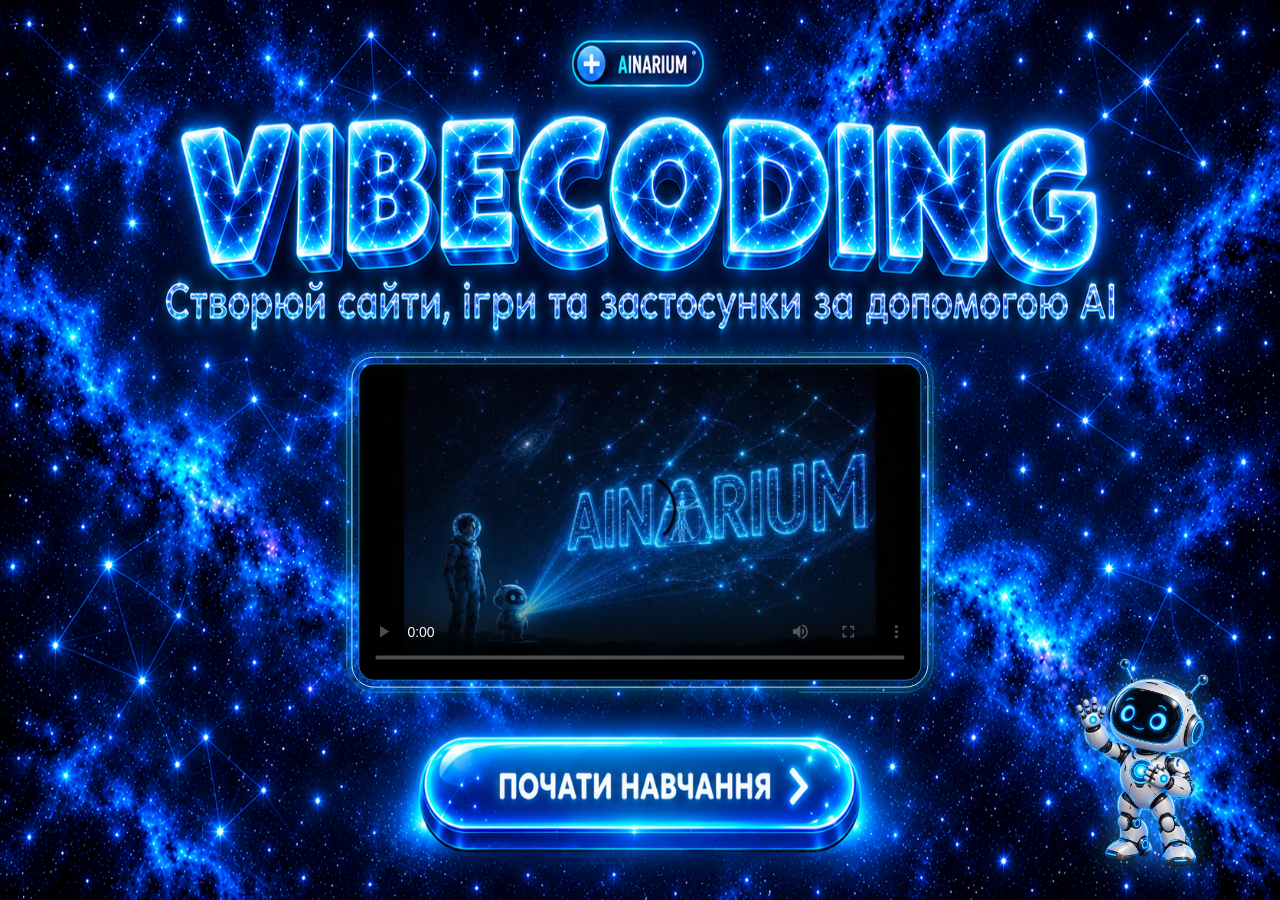
<file: web-course/public/index.html>
<!DOCTYPE html>
<html lang="uk">
<head>
<meta charset="UTF-8">
<meta name="viewport" content="width=device-width, initial-scale=1.0, viewport-fit=cover">
<title>AINARIUM — Vibecoding</title>
<style>
*{box-sizing:border-box;margin:0;padding:0}
html,body{width:100%;height:100%}
body{background:#061535;color:#d4e8ff;font-family:'Segoe UI',system-ui,sans-serif}
.page{position:relative;width:100%;height:100svh;min-height:360px;overflow:hidden}
/* One painted scene contains the sky, emblem, title, subtitle and button. */
.scene{position:absolute;inset:0;width:100%;height:100%;object-fit:fill;pointer-events:none}
.video-wrap{position:absolute;left:50%;top:58%;transform:translate(-50%,-50%);width:min(44vw,calc(41svh * 16 / 9));aspect-ratio:16/9}
.video-wrap video{display:block;width:100%;height:100%;object-fit:contain;border:1px solid #37cfff88;border-radius:16px;background:#020408;box-shadow:0 0 28px #0d91c43b}
/* The transparent link follows the painted capsule in scene coordinates. */
.btn-start{position:absolute;left:32.9%;top:82%;width:34.2%;height:12.4%;border-radius:999px;text-decoration:none}
.btn-start:focus-visible{outline:3px solid #e4ffff;outline-offset:5px}
.btn-start:active{background:#d4ffff16}
@media(hover:hover){.btn-start:hover{box-shadow:0 0 28px #32eaff66}}
.sr-only{position:absolute;width:1px;height:1px;padding:0;margin:-1px;overflow:hidden;clip-path:inset(50%);white-space:nowrap;border:0}
.mob-card{display:none}
@media(max-width:800px),(max-aspect-ratio:1/1),(pointer:coarse) and (max-width:1024px){
  .page{min-height:440px}
  .video-wrap{top:45%;width:min(92vw,calc(37svh * 16 / 9))}
  .btn-start{display:none}
  .mob-card{position:absolute;top:65%;left:50%;transform:translateX(-50%);display:flex;flex-direction:column;align-items:center;gap:10px;width:min(90%,480px);padding:18px 20px;border-radius:20px;border:1px solid #37e6ff66;background:#081024b3;backdrop-filter:blur(8px);text-align:center;color:#d0e4ff}
  .mob-card .ico{font-size:30px}
  .mob-card b{display:block;font-size:18px;color:#75eeff;letter-spacing:1px}
  .mob-card p{font-size:15px;line-height:1.35;font-weight:600}
}

.video-wrap::before{content:'';position:absolute;inset:-7px;border:1px solid #abf4ff;border-radius:23px;box-shadow:0 0 0 3px #0bbcff17,0 0 25px #10cfff66,inset 0 0 20px #25cfff24;pointer-events:none}
.video-wrap::after{content:'';position:absolute;inset:-12px;border:1px solid #5fdbff66;border-radius:28px;clip-path:polygon(0 0,23% 0,23% 2%,77% 2%,77% 0,100% 0,100% 100%,77% 100%,77% 98%,23% 98%,23% 100%,0 100%);pointer-events:none}
.landing-guide{position:absolute;right:5%;bottom:3%;height:24%;width:auto;max-width:17%;object-fit:contain;filter:drop-shadow(0 0 14px #38d9ff77);pointer-events:none}
@media(max-width:800px),(max-aspect-ratio:1/1),(pointer:coarse) and (max-width:1024px){.landing-guide{height:15%;bottom:2%;left:auto;right:4%}}

/* The poster fades over the last frame without reloading the movie. */
.intro-cover{z-index:1;position:absolute;inset:0;display:grid;place-items:center;border-radius:16px;overflow:hidden;opacity:0;visibility:hidden;pointer-events:none;transition:opacity .8s ease,visibility 0s linear .8s}
.intro-cover.is-visible{opacity:1;visibility:visible;pointer-events:auto;transition:opacity .8s ease}
.intro-cover img{position:absolute;inset:0;width:100%;height:100%;object-fit:contain;background:#020408}
.intro-replay{position:relative;display:grid;place-items:center;width:72px;height:72px;border:1px solid #b5faff;border-radius:50%;background:#08324cdb;color:white;box-shadow:0 0 26px #32dfff66;cursor:pointer}
.intro-replay svg{width:27px;height:27px;margin-left:5px;fill:currentColor}
.intro-replay:focus-visible{outline:3px solid white;outline-offset:5px}
.intro-shade{position:absolute;inset:0;z-index:2;border-radius:16px;background:#020408;opacity:0;pointer-events:none}
.video-wrap.is-returning .intro-cover{transition:none}
.video-wrap.is-returning .intro-shade{transition:opacity .8s ease}
.mobile-explore{display:flex;align-items:center;justify-content:center;min-height:46px;padding:12px 18px;border:1px solid #9bf2ff;border-radius:12px;background:#126497;color:#f2fcff;font-size:18px;font-weight:650;text-decoration:none}
.mobile-explore:focus-visible{outline:3px solid #fff;outline-offset:3px}
@media(prefers-reduced-motion:reduce){.intro-cover,.intro-cover.is-visible,.video-wrap.is-returning .intro-shade{transition:none}}
</style>
</head>
<body>
<main class="page">
  <picture>
    <source media="(max-width:800px), (max-aspect-ratio:1/1), (pointer:coarse) and (max-width:1024px)" srcset="bg-mobile.png">
    <img class="scene" src="assets/landing-unified-v3.png" alt="" fetchpriority="high">
  </picture>
  <h1 class="sr-only">AINARIUM — VIBECODING</h1>
  <p class="sr-only">Створюй сайти, ігри та застосунки за допомогою AI.</p>
  <div class="video-wrap">
    <video id="introVideo" tabindex="0" controls preload="metadata" playsinline poster="assets/intro-poster.jpg" aria-label="Вступне відео AINARIUM">
      <source src="intro.mp4" type="video/mp4">
    </video>
    <div id="introCover" class="intro-cover" aria-hidden="true">
      <img src="assets/intro-poster.jpg" alt="">
      <button id="introReplay" class="intro-replay" type="button" aria-label="Переглянути вступ ще раз" disabled><svg viewBox="0 0 24 24" aria-hidden="true"><path d="M5 3v18l16-9z"/></svg></button>
    </div>
    <div id="introShade" class="intro-shade" aria-hidden="true"></div>
    <p id="introPlaybackStatus" class="sr-only" role="status"></p>
  </div>
  <a class="btn-start" href="app.html" aria-label="Почати навчання"></a>
  <div class="mob-card">
    <span class="ico" aria-hidden="true">💻</span>
    <b>НАДИХАЙСЯ НА ТЕЛЕФОНІ</b>
    <p>Переглядай ідеї та приклади. Створювати власний сайт і працювати з prompts зручніше на комп’ютері.</p>
    <a class="mobile-explore" href="app.html">Переглянути галерею ідей →</a>
  </div>
<img class="landing-guide" src="assets/ainaya-welcome.webp" alt="Айная запрошує у світ творчості">
</main>
<script src="assets/intro-playback.js?v=cinematic-v2-1" defer></script>
</body>
</html>
</file>
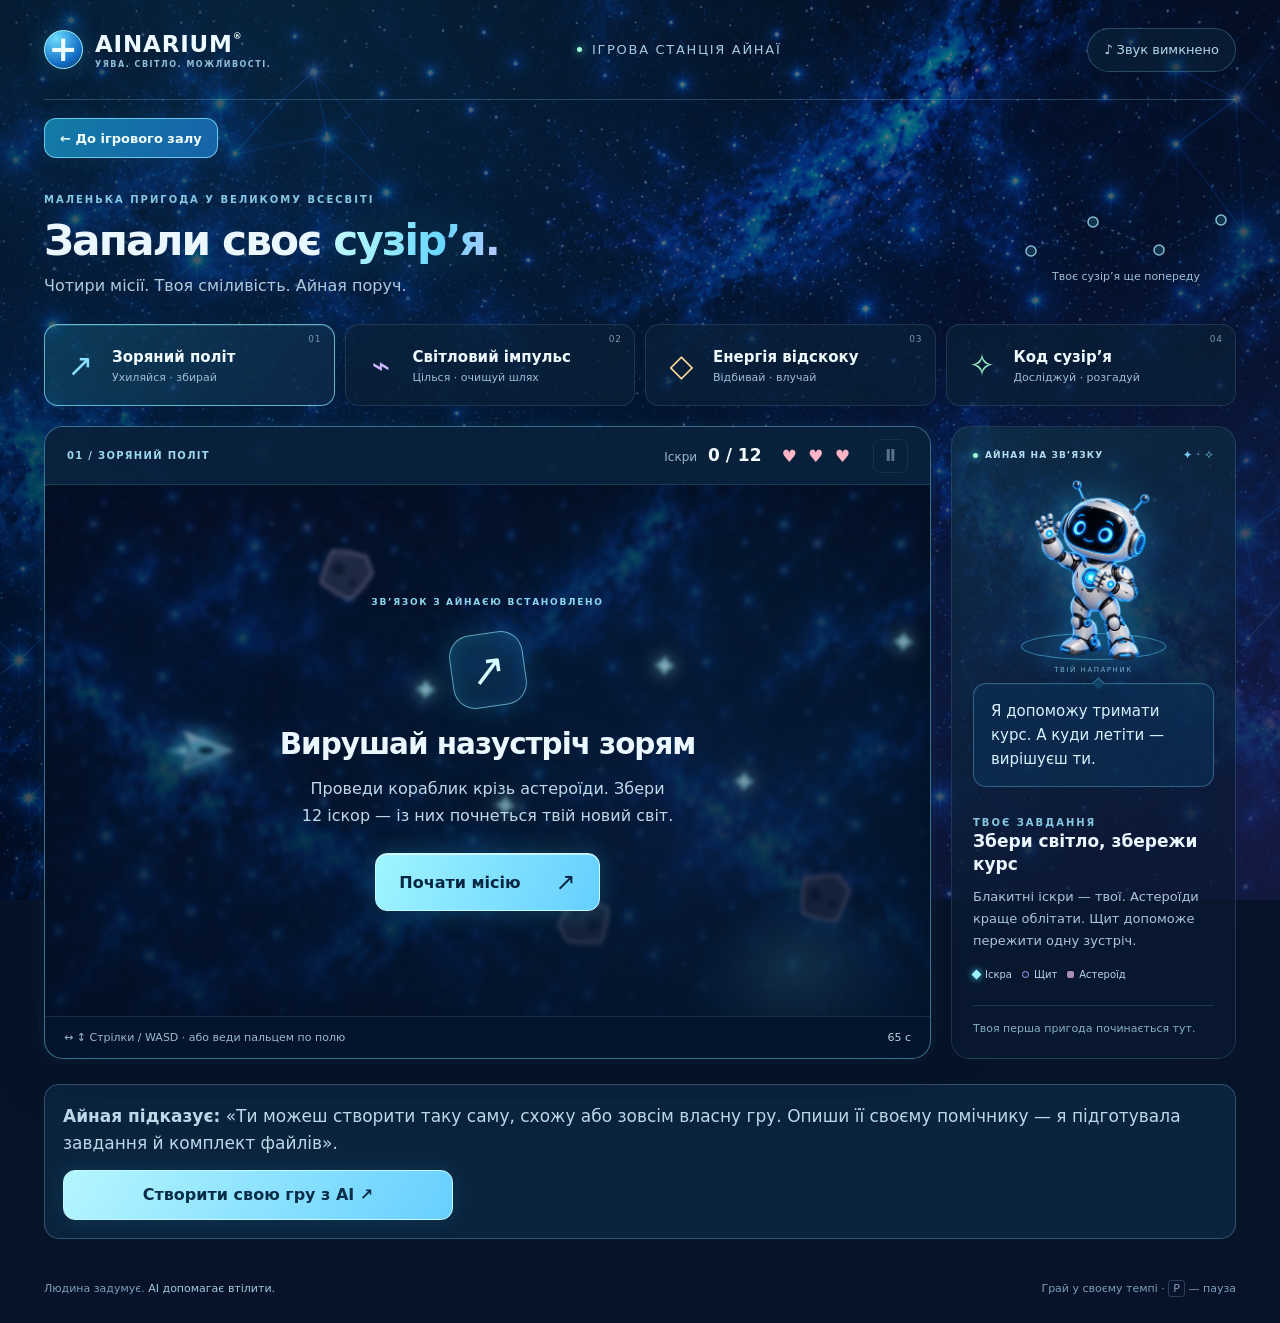
<file: web-course/public/games/index.html>
<!doctype html>
<html lang="uk">
<head>
  <meta charset="utf-8">
  <meta name="viewport" content="width=device-width, initial-scale=1, viewport-fit=cover">
  <meta name="theme-color" content="#061329">
  <title>Айная · Сузір’я можливостей</title>
  <link rel="icon" href="data:image/svg+xml,%3Csvg xmlns='http://www.w3.org/2000/svg' viewBox='0 0 50 50'%3E%3Crect width='50' height='50' rx='15' fill='%230b2947'/%3E%3Cpath d='M25 12v26M12 25h26' stroke='%2377f4ff' stroke-width='6' stroke-linecap='round'/%3E%3C/svg%3E">
  <link rel="stylesheet" href="style.css"><link rel="stylesheet" href="../assets/creative.css">
</head>
<body class="arcade-app">
  <div class="sky" aria-hidden="true"></div>
  <main class="app">
    <header class="topbar">
      <a class="brand" href="index.html" aria-label="AINARIUM — ігрова станція"><span class="brand-symbol">+</span><span>AINARIUM<sup>®</sup><small>УЯВА. СВІТЛО. МОЖЛИВОСТІ.</small></span></a>
      <span class="station-label"><i></i> Ігрова станція Айнаї</span>
      <button class="icon-button" id="soundBtn" type="button" aria-pressed="false">♪ <span>Звук вимкнено</span></button>
    </header>

    <a class="return-link game-return" href="../app.html#games">← До ігрового залу</a>
    <section class="intro" id="intro">
      <div><p class="eyebrow">МАЛЕНЬКА ПРИГОДА У ВЕЛИКОМУ ВСЕСВІТІ</p><h1>Запали своє <em>сузір’я.</em></h1><p class="intro-copy">Чотири місії. Твоя сміливість. Айная поруч.</p></div>
      <div class="constellation" aria-label="Пройдено 0 з 4 місій" id="constellation"><svg viewBox="0 0 220 60" aria-hidden="true"><path d="M15 44 77 15 143 43 205 13"/><circle cx="15" cy="44" r="5"/><circle cx="77" cy="15" r="5"/><circle cx="143" cy="43" r="5"/><circle cx="205" cy="13" r="5"/></svg><span id="progressLabel">Твоє сузір’я ще попереду</span></div>
    </section>

    <nav class="missions" aria-label="Обрати місію">
      <button class="mission active" data-mode="flight" aria-pressed="true"><span class="mission-number">01</span><span class="mission-symbol">↗</span><span><b>Зоряний політ</b><small>Ухиляйся · збирай</small></span><span class="mission-check" aria-hidden="true"></span></button>
      <button class="mission" data-mode="blaster" aria-pressed="false"><span class="mission-number">02</span><span class="mission-symbol">⌁</span><span><b>Світловий імпульс</b><small>Цілься · очищуй шлях</small></span><span class="mission-check" aria-hidden="true"></span></button>
      <button class="mission" data-mode="bounce" aria-pressed="false"><span class="mission-number">03</span><span class="mission-symbol">◇</span><span><b>Енергія відскоку</b><small>Відбивай · влучай</small></span><span class="mission-check" aria-hidden="true"></span></button>
      <button class="mission" data-mode="quest" aria-pressed="false"><span class="mission-number">04</span><span class="mission-symbol">✧</span><span><b>Код сузір’я</b><small>Досліджуй · розгадуй</small></span><span class="mission-check" aria-hidden="true"></span></button>
    </nav>

    <div class="cockpit">
      <section class="play-panel" aria-label="Ігрове поле">
        <div class="hud"><span class="mission-tag" id="missionTag">01 / ЗОРЯНИЙ ПОЛІТ</span><span class="hud-stat"><span id="goalLabel">Іскри</span> <b id="score">0 / 12</b></span><span class="hud-hearts" id="hearts" aria-label="3 спроби">♥ ♥ ♥</span><button class="pause-button" id="pauseBtn" type="button" aria-label="Пауза" disabled>Ⅱ</button></div>
        <div class="viewport" id="viewport">
          <canvas id="game" width="1000" height="600" tabindex="0" aria-label="Космічна гра. Натисніть Почати місію. Керування: стрілки або WASD. Пауза: P чи Escape."></canvas>
          <div id="questActions" class="quest-actions" hidden aria-label="Символи сузір’я"></div>
          <div class="scene-vignette" aria-hidden="true"></div>
          <div class="game-banner" id="gameBanner" role="status" aria-live="polite"></div>
          <div class="overlay" id="overlay">
            <div class="overlay-content"><span class="overlay-kicker" id="overlayKicker">ЗВ’ЯЗОК З АЙНАЄЮ ВСТАНОВЛЕНО</span><span class="orbit-icon" id="overlayIcon" aria-hidden="true">↗</span><h2 id="overlayTitle">Вирушай назустріч зорям</h2><p id="overlayText">Проведи кораблик крізь астероїди. Збери 12 іскор — із них почнеться твій новий світ.</p><button class="primary" id="startBtn" type="button">Почати місію <span>↗</span></button><button class="text-button" id="retryBtn" type="button" hidden>Зіграти ще раз</button></div>
          </div>
          <button id="abilityBtn" class="ability" hidden type="button">Імпульс <small>SPACE</small></button>
        </div>
        <div class="flightline"><span id="controlsText">↔ ↕ Стрілки / WASD · або веди пальцем по полю</span><span id="timer">65 с</span></div>
      </section>

      <aside class="guide-panel">
        <div class="guide-top"><span class="signal"><i></i> АЙНАЯ НА ЗВ’ЯЗКУ</span><span class="tiny-stars">✦ · ✧</span></div>
        <div class="narrator"><div class="narrator-orbit" aria-hidden="true"></div><img id="ainaya" src="assets/ainaya-welcome.webp" alt="Айная — твоя космічна провідниця"><span class="hologram-label">ТВІЙ НАПАРНИК</span></div>
        <div class="guide-message"><span class="speech-tail" aria-hidden="true"></span><p id="guideText">Я допоможу тримати курс. А куди летіти — вирішуєш ти.</p></div>
        <div class="mission-details"><span class="eyebrow">ТВОЄ ЗАВДАННЯ</span><h3 id="detailTitle">Збери світло, збережи курс</h3><p id="detailText">Блакитні іскри — твої. Астероїди краще облітати. Щит допоможе пережити одну зустріч.</p><div class="legend" id="legend"><span><i class="spark-dot"></i> Іскра</span><span><i class="shield-dot"></i> Щит</span><span><i class="rock-dot"></i> Астероїд</span></div></div>
        <p class="record" id="record">Твоя перша пригода починається тут.</p>
      </aside>
    </div>
    <section class="game-ai-panel"><p><b>Айная підказує:</b> «Ти можеш створити таку саму, схожу або зовсім власну гру. Опиши її своєму помічнику — я підготувала завдання й комплект файлів».</p><button class="creative-primary" data-ai-prompt="game">Створити свою гру з AI ↗</button><span class="mobile-ai-note">На телефоні грай. Промпт для створення власного сайту — на комп’ютері.</span></section>
    <footer><span>Людина задумує. <b>AI допомагає втілити.</b></span><span>Грай у своєму темпі · <kbd>P</kbd> — пауза</span></footer>
  </main>
  <script type="module" src="game.mjs?v=1"></script><script src="../assets/creative-transfer.js" defer></script>
</body>
</html>
</file>
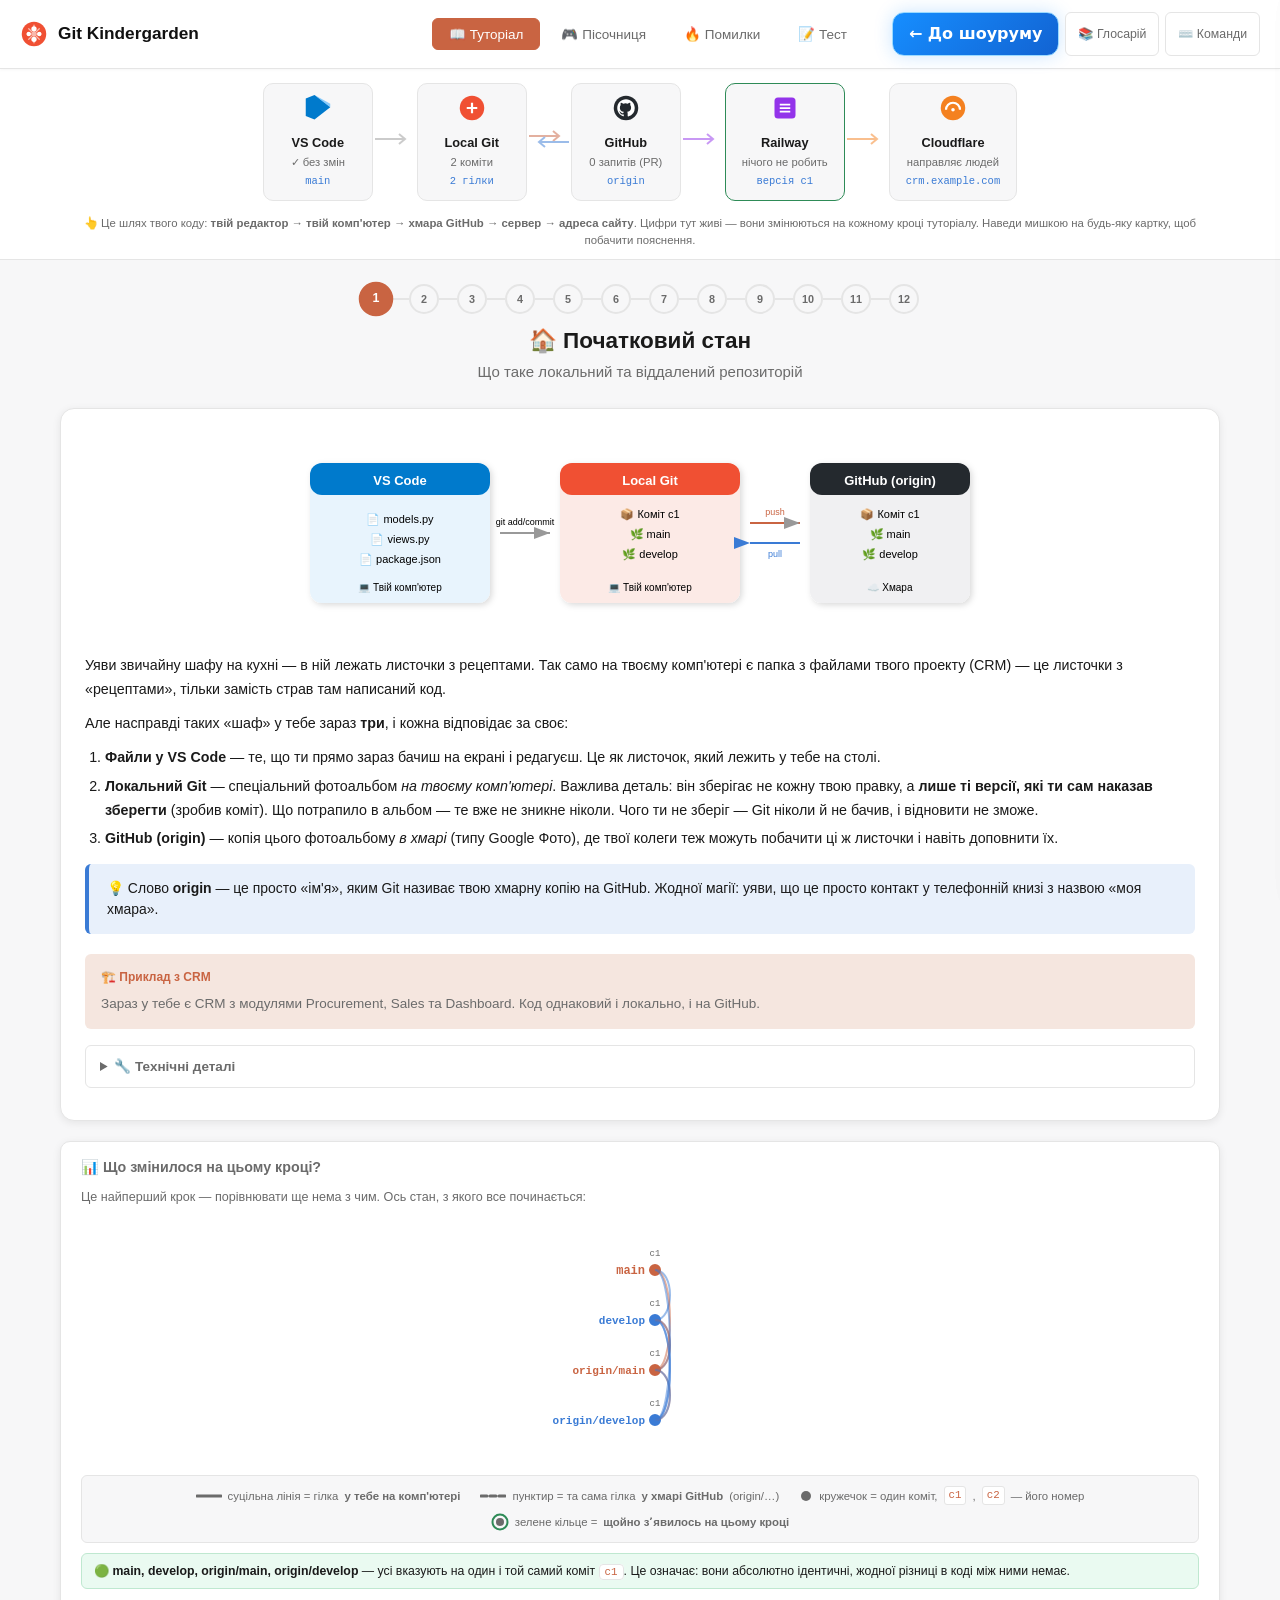
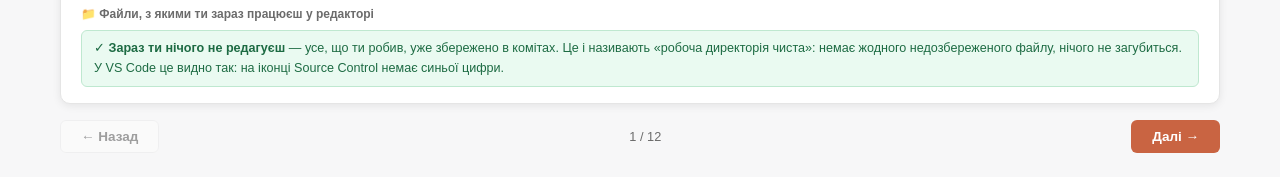
<file: web-course/public/examples/git-kindergarden/index.html>
<!DOCTYPE html>
<html lang="uk">
<head>
  <meta charset="UTF-8">
  <meta name="viewport" content="width=device-width, initial-scale=1.0">
  <title>Git Kindergarden — Від коду до деплою</title>
  <link rel="stylesheet" href="css/styles.css">
  <link rel="stylesheet" href="../../assets/example-return.css">
</head>
<body>

<div class="app-wrapper">

  <!-- Header -->
  <header class="app-header">
    <div class="app-logo">
      <svg viewBox="0 0 32 32" width="28" height="28">
        <circle cx="16" cy="16" r="14" fill="#f05033"/>
        <path d="M16 6v20M8 16h16M10 10l12 12M22 10L10 22" stroke="#fff" stroke-width="1.5" stroke-linecap="round" opacity=".6"/>
        <circle cx="16" cy="10" r="3" fill="#fff"/>
        <circle cx="16" cy="22" r="3" fill="#fff"/>
        <circle cx="10" cy="16" r="2.5" fill="#fff"/>
        <circle cx="22" cy="16" r="2.5" fill="#fff"/>
      </svg>
      <span>Git Kindergarden</span>
    </div>

    <nav class="app-nav">
      <button class="nav-btn active" data-mode="tutorial">📖 Туторіал</button>
      <button class="nav-btn" data-mode="sandbox">🎮 Пісочниця</button>
      <button class="nav-btn" data-mode="failures">🔥 Помилки</button>
      <button class="nav-btn" data-mode="quiz">📝 Тест</button>
    </nav>

    <div class="util-btns">
      <a class="util-btn util-link example-intro-link" href="../../app.html#showroom">← До шоуруму</a>
      <button class="util-btn" onclick="toggleGlossary()">📚 Глосарій</button>
      <button class="util-btn" onclick="toggleCheatsheet()">⌨️ Команди</button>
    </div>
  </header>

  <!-- Pipeline Bar -->
  <div id="pipeline-bar"></div>

  <!-- Main Content -->
  <main class="main-content">

    <!-- Tutorial Mode -->
    <div id="tutorial-content" class="mode-content"></div>

    <!-- Sandbox Mode -->
    <div id="sandbox-content" class="mode-content hidden"></div>

    <!-- Failures Mode -->
    <div id="failures-content" class="mode-content hidden"></div>

    <!-- Quiz Mode -->
    <div id="quiz-content" class="mode-content hidden"></div>

  </main>

</div>

<!-- Glossary Panel -->
<div id="glossary-panel" class="slide-panel">
  <button class="panel-close" onclick="toggleGlossary()">&times;</button>
  <h2>📚 Глосарій Git</h2>

  <div class="glossary-item"><div class="glossary-term">repository (repo)</div><div class="glossary-def">Сховище вашого проєкту — весь код + вся історія змін.</div></div>
  <div class="glossary-item"><div class="glossary-term">commit</div><div class="glossary-def">Збереження "знімку" коду. Як зберегти гру — можна повернутися до цього моменту.</div></div>
  <div class="glossary-item"><div class="glossary-term">branch (гілка)</div><div class="glossary-def">Паралельна версія коду. Як чернетка документу — можна експериментувати, не зламавши оригінал.</div></div>
  <div class="glossary-item"><div class="glossary-term">main</div><div class="glossary-def">Головна гілка — "продакшн" код, який працює на сервері.</div></div>
  <div class="glossary-item"><div class="glossary-term">develop</div><div class="glossary-def">Гілка для збирання готових фіч перед випуском. "Тестовий полігон".</div></div>
  <div class="glossary-item"><div class="glossary-term">feature branch</div><div class="glossary-def">Окрема гілка для конкретної задачі: feature/add-dates, feature/fix-login.</div></div>
  <div class="glossary-item"><div class="glossary-term">origin</div><div class="glossary-def">Стандартна назва (alias) для вашого віддаленого репозиторію на GitHub. Як контакт у телефоні.</div></div>
  <div class="glossary-item"><div class="glossary-term">remote</div><div class="glossary-def">Віддалений сервер (зазвичай GitHub), де зберігається "хмарна" копія репозиторію.</div></div>
  <div class="glossary-item"><div class="glossary-term">clone</div><div class="glossary-def">Скопіювати весь репозиторій з GitHub на свій комп'ютер.</div></div>
  <div class="glossary-item"><div class="glossary-term">fetch</div><div class="glossary-def">Перевірити, чи є нові зміни на remote. НЕ змінює ваші файли — тільки інформація.</div></div>
  <div class="glossary-item"><div class="glossary-term">pull</div><div class="glossary-def">Завантажити зміни з remote І злити їх з вашою гілкою. fetch + merge в одній команді.</div></div>
  <div class="glossary-item"><div class="glossary-term">push</div><div class="glossary-def">Відправити ваші коміти на remote (GitHub). Зробити їх доступними для інших.</div></div>
  <div class="glossary-item"><div class="glossary-term">staging area (index)</div><div class="glossary-def">Проміжна зона перед комітом. Ви обираєте, які файли потраплять у наступний коміт.</div></div>
  <div class="glossary-item"><div class="glossary-term">git add</div><div class="glossary-def">Додати файли до staging area. "Покласти в кошик" перед "покупкою" (комітом).</div></div>
  <div class="glossary-item"><div class="glossary-term">merge</div><div class="glossary-def">Злити одну гілку в іншу. Об'єднати зміни.</div></div>
  <div class="glossary-item"><div class="glossary-term">merge conflict</div><div class="glossary-def">Ситуація, коли Git не може автоматично злити зміни — дві людини змінили одне місце.</div></div>
  <div class="glossary-item"><div class="glossary-term">Pull Request (PR)</div><div class="glossary-def">Запит на злиття вашої гілки. Інші перевіряють код + запускаються автоматичні тести.</div></div>
  <div class="glossary-item"><div class="glossary-term">code review</div><div class="glossary-def">Процес перевірки чужого коду перед злиттям. Другий погляд = менше багів.</div></div>
  <div class="glossary-item"><div class="glossary-term">Conventional Commits</div><div class="glossary-def">Домовленість, як підписувати коміти — не команда Git, а правило для людей. Підпис починається зі слова, що каже тип зміни: feat: — додав нове, fix: — виправив поломку, refactor: — переписав код без зміни поведінки, docs: — чіпав тільки тексти. Щоб потім можна було швидко знайти потрібне в історії.</div></div>
  <div class="glossary-item"><div class="glossary-term">CI/CD</div><div class="glossary-def">Continuous Integration / Continuous Deployment — автоматичні тести + деплой при кожному злитті.</div></div>
  <div class="glossary-item"><div class="glossary-term">deploy (деплой)</div><div class="glossary-def">Опублікувати код на сервері, зробити його доступним для користувачів.</div></div>
  <div class="glossary-item"><div class="glossary-term">rollback</div><div class="glossary-def">Повернутися до попередньої робочої версії. "Ctrl+Z" для сервера.</div></div>
  <div class="glossary-item"><div class="glossary-term">Railway</div><div class="glossary-def">Платформа для хостингу. Автоматично збирає і запускає ваш код з GitHub.</div></div>
  <div class="glossary-item"><div class="glossary-term">Cloudflare</div><div class="glossary-def">Сервіс DNS + CDN. Направляє ваш домен (crm.example.com) на сервер Railway.</div></div>
  <div class="glossary-item"><div class="glossary-term">health check</div><div class="glossary-def">Автоматична перевірка "чи живий сервер". Railway пінгає ваш додаток кожні N секунд.</div></div>
  <div class="glossary-item"><div class="glossary-term">hotfix</div><div class="glossary-def">Терміновий фікс прямо в main, коли продакшн зламаний. Обходить звичайний процес.</div></div>
  <div class="glossary-item"><div class="glossary-term">flaky test</div><div class="glossary-def">Нестабільний тест — то проходить, то падає. Причина: залежність від часу, мережі або порядку виконання.</div></div>
</div>

<!-- Cheatsheet Panel -->
<div id="cheatsheet-panel" class="slide-panel">
  <button class="panel-close" onclick="toggleCheatsheet()">&times;</button>
  <h2>⌨️ Git Cheat Sheet</h2>

  <div class="cheat-group">
    <h3>Початок роботи</h3>
    <div class="cheat-row"><span class="cheat-cmd">git clone &lt;url&gt;</span><span class="cheat-desc">Клонувати репо</span></div>
    <div class="cheat-row"><span class="cheat-cmd">git status</span><span class="cheat-desc">Перевірити стан</span></div>
    <div class="cheat-row"><span class="cheat-cmd">git log --oneline</span><span class="cheat-desc">Історія комітів</span></div>
  </div>

  <div class="cheat-group">
    <h3>Синхронізація</h3>
    <div class="cheat-row"><span class="cheat-cmd">git fetch</span><span class="cheat-desc">Перевірити remote</span></div>
    <div class="cheat-row"><span class="cheat-cmd">git pull origin develop</span><span class="cheat-desc">Завантажити + злити</span></div>
    <div class="cheat-row"><span class="cheat-cmd">git push origin &lt;branch&gt;</span><span class="cheat-desc">Відправити коміти</span></div>
  </div>

  <div class="cheat-group">
    <h3>Гілки</h3>
    <div class="cheat-row"><span class="cheat-cmd">git branch</span><span class="cheat-desc">Список гілок</span></div>
    <div class="cheat-row"><span class="cheat-cmd">git checkout -b &lt;name&gt;</span><span class="cheat-desc">Нова гілка</span></div>
    <div class="cheat-row"><span class="cheat-cmd">git checkout &lt;name&gt;</span><span class="cheat-desc">Перейти на гілку</span></div>
    <div class="cheat-row"><span class="cheat-cmd">git branch -d &lt;name&gt;</span><span class="cheat-desc">Видалити гілку</span></div>
  </div>

  <div class="cheat-group">
    <h3>Зміни</h3>
    <div class="cheat-row"><span class="cheat-cmd">git add .</span><span class="cheat-desc">Stage усіх змін</span></div>
    <div class="cheat-row"><span class="cheat-cmd">git add &lt;file&gt;</span><span class="cheat-desc">Stage одного файлу</span></div>
    <div class="cheat-row"><span class="cheat-cmd">git commit -m "msg"</span><span class="cheat-desc">Зберегти коміт</span></div>
    <div class="cheat-row"><span class="cheat-cmd">git diff</span><span class="cheat-desc">Побачити зміни</span></div>
    <div class="cheat-row"><span class="cheat-cmd">git stash</span><span class="cheat-desc">Тимчасово сховати</span></div>
    <div class="cheat-row"><span class="cheat-cmd">git stash pop</span><span class="cheat-desc">Повернути сховане</span></div>
  </div>

  <div class="cheat-group">
    <h3>Виправлення проблем</h3>
    <div class="cheat-row"><span class="cheat-cmd">git pull origin develop</span><span class="cheat-desc">Push відхилено?</span></div>
    <div class="cheat-row"><span class="cheat-cmd">git log --merge</span><span class="cheat-desc">Конфлікти?</span></div>
    <div class="cheat-row"><span class="cheat-cmd">git reset HEAD &lt;file&gt;</span><span class="cheat-desc">Unstage файл</span></div>
    <div class="cheat-row"><span class="cheat-cmd">git checkout -- &lt;file&gt;</span><span class="cheat-desc">Скасувати зміни</span></div>
  </div>

  <div class="cheat-group">
    <h3>⚠️ Ніколи не робити</h3>
    <div class="cheat-row"><span class="cheat-cmd" style="color:var(--clr-error)">git push --force</span><span class="cheat-desc">Перезапише чужу роботу!</span></div>
    <div class="cheat-row"><span class="cheat-cmd" style="color:var(--clr-error)">git reset --hard</span><span class="cheat-desc">Втратите всі зміни!</span></div>
  </div>
</div>

<!-- Scripts (order matters: state → engine → visualizer → tutorial → sandbox → failures → quiz → app) -->
<script src="js/state.js"></script>
<script src="js/git-engine.js"></script>
<script src="js/visualizer.js"></script>
<script src="js/tutorial.js"></script>
<script src="js/sandbox.js"></script>
<script src="js/failures.js"></script>
<script src="js/quiz.js"></script>
<script src="js/app.js"></script>

</body>
</html>
</file>
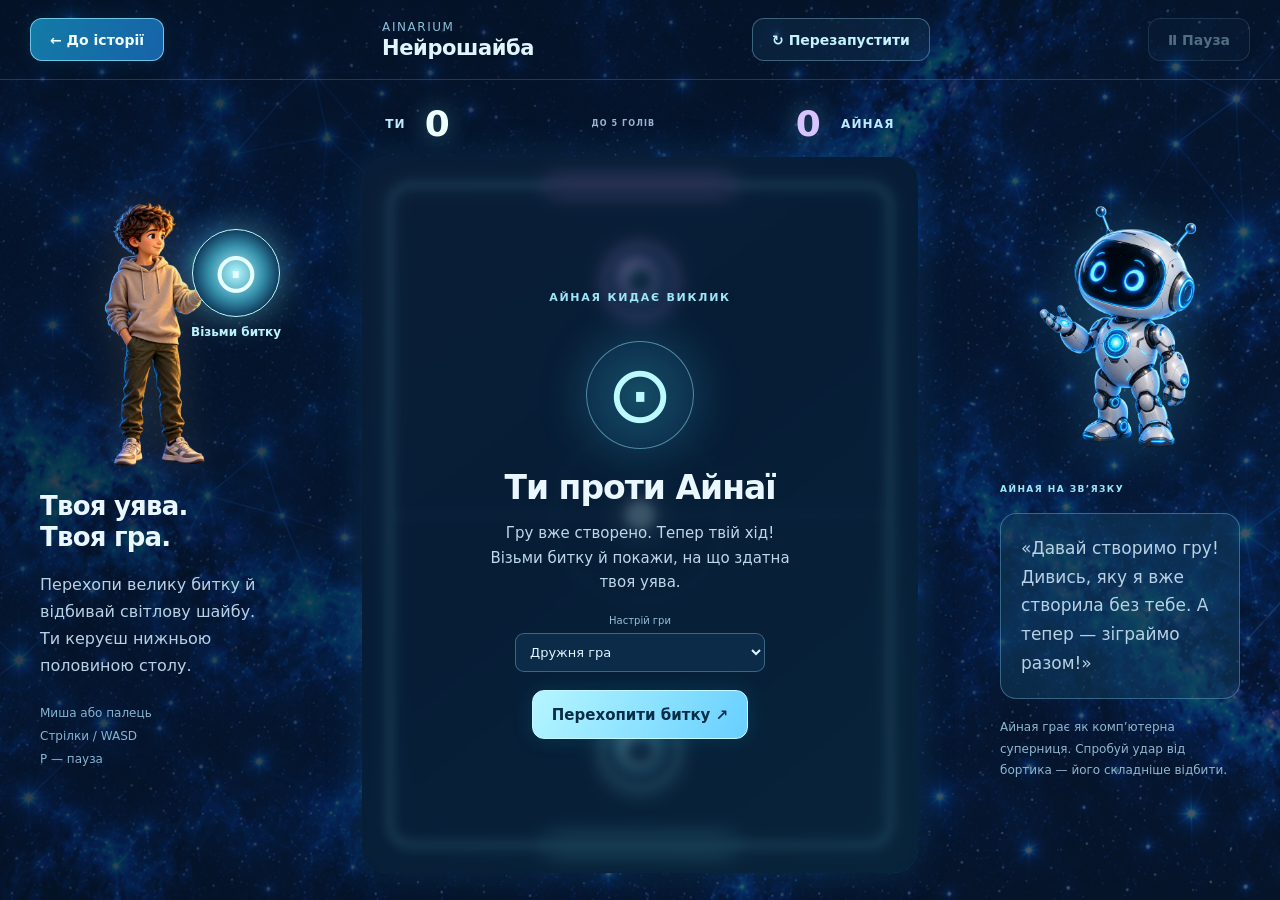
<file: web-course/public/airhockey.html>
<!doctype html><html lang="uk"><head><meta charset="utf-8"><meta name="viewport" content="width=device-width,initial-scale=1,viewport-fit=cover"><meta name="theme-color" content="#061a31"><title>Нейрошайба · Ти проти Айнаї</title><link rel="stylesheet" href="assets/creative.css"><link rel="stylesheet" href="assets/hockey.css"></head><body class="hockey-app">
<header class="hockey-header"><button class="return-link" id="hockeyBack">← До історії</button><span class="hockey-brand">AINARIUM <b>Нейрошайба</b></span><button id="hockeyRestart" class="creative-secondary">↻ Перезапустити</button><button id="hockeyPause" class="creative-secondary" disabled>Ⅱ Пауза</button></header>
<main class="hockey-layout"><aside class="hockey-human"><div class="human-portrait"><img src="assets/boy-creator.png" alt="Хлопчик — автор і гравець"><button id="handMallet" class="hand-mallet" aria-label="Взяти битку з руки хлопчика">⊙<small>Візьми битку</small></button></div><h2>Твоя уява.<br>Твоя гра.</h2><p>Перехопи велику битку й відбивай світлову шайбу. Ти керуєш нижньою половиною столу.</p><p class="hockey-controls">Миша або палець<br>Стрілки / WASD<br><kbd>P</kbd> — пауза</p></aside>
<section class="hockey-center" aria-label="Аерохокей"><div class="hockey-score"><span>ТИ <b id="humanScore">0</b></span><small>ДО 5 ГОЛІВ</small><span><b id="aiScore">0</b> АЙНАЯ</span></div><div class="rink-space" id="rinkSpace"><div class="rink-frame" id="rinkFrame"><canvas id="hockeyCanvas" width="700" height="900" tabindex="0" aria-label="Аерохокей. Керуй нижньою биткою стрілками, мишею або пальцем."></canvas><div class="hockey-overlay" id="hockeyOverlay"><span class="creative-eyebrow" id="hockeyKicker">АЙНАЯ КИДАЄ ВИКЛИК</span><div class="catch-mallet" aria-hidden="true">⊙</div><h1 id="hockeyTitle">Ти проти Айнаї</h1><p id="hockeyText">Гру вже створено. Тепер твій хід! Візьми битку й покажи, на що здатна твоя уява.</p><label for="hockeyDifficulty">Настрій гри</label><select id="hockeyDifficulty"><option value="friendly">Дружня гра</option><option value="challenge">Справжній виклик</option></select><button class="creative-primary" id="catchMallet">Перехопити битку ↗</button></div><div id="hockeyGoal" class="hockey-goal" role="status"></div></div></div></section>
<aside class="hockey-ai"><img src="assets/ainaya-present.webp" alt="Айная — твоя суперниця"><span class="creative-eyebrow">АЙНАЯ НА ЗВ’ЯЗКУ</span><p id="hockeyHint">«Давай створимо гру! Дивись, яку я вже створила без тебе. А тепер — зіграймо разом!»</p><small>Айная грає як комп’ютерна суперниця. Спробуй удар від бортика — його складніше відбити.</small></aside></main><script type="module" src="assets/hockey.mjs"></script></body></html>
</file>
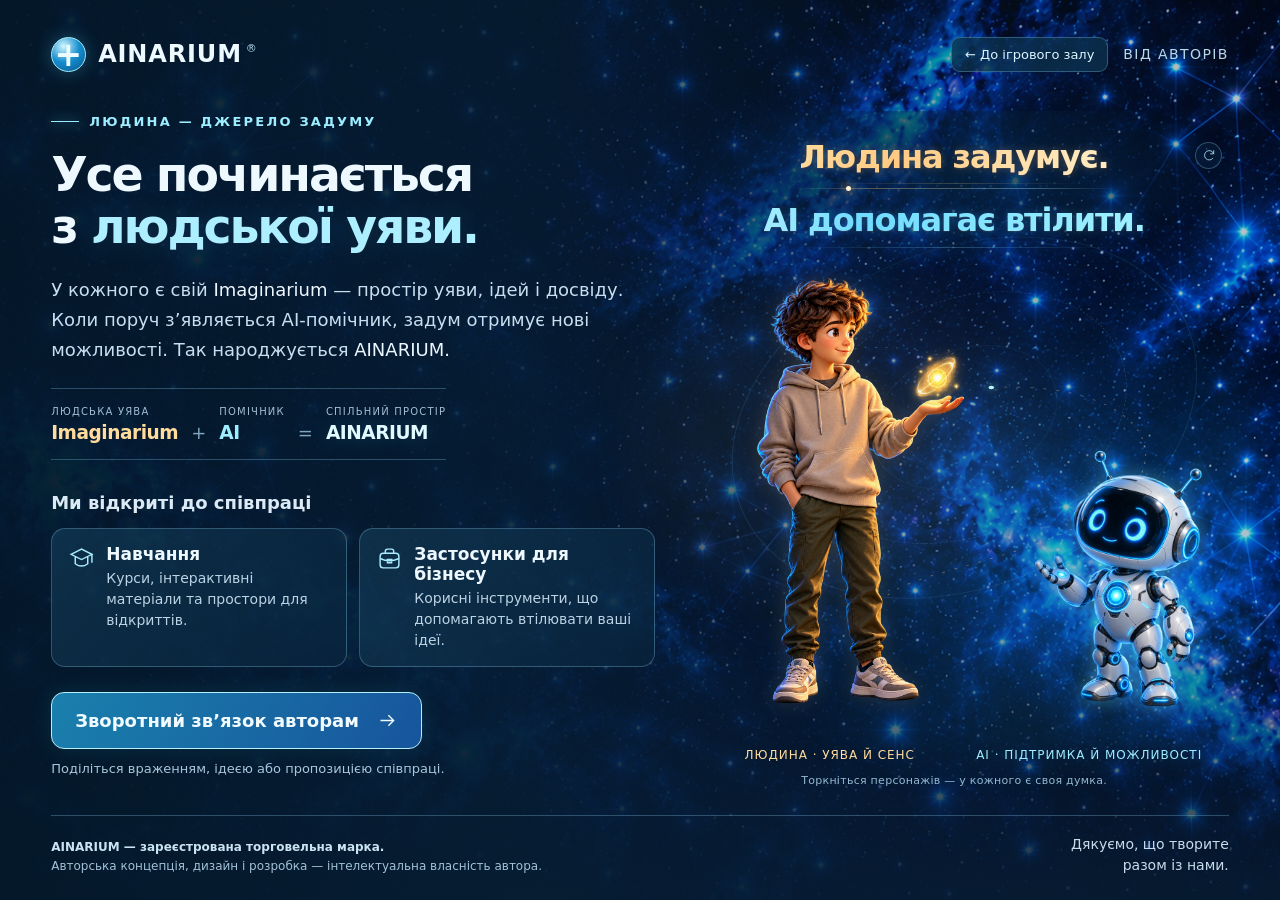
<file: web-course/public/authors.html>
<!doctype html>
<html lang="uk">
<head>
<meta charset="utf-8">
<meta name="viewport" content="width=device-width,initial-scale=1">
<meta name="theme-color" content="#071d35">
<title>Від авторів — AINARIUM</title>
<style>
:root{color-scheme:dark;--ink:#eef8ff;--soft:#c1d8e9;--cyan:#9cedff;--gold:#ffdb9c;--line:#9bdfff45;font-family:'Segoe UI',system-ui,sans-serif}
*{box-sizing:border-box}
body{margin:0;overflow-x:clip;color:var(--ink);background:#082a4e url('assets/course-sky.png') center/cover fixed}
body::before{content:'';position:fixed;inset:0;pointer-events:none;background:linear-gradient(90deg,#04182af5 0%,#061d32e8 40%,#08203a70 72%,#06203c40),linear-gradient(0deg,#06192eeb,transparent 34%);z-index:-1}
button,input,textarea{font:inherit}
button{cursor:pointer}
button:focus-visible,a:focus-visible{outline:3px solid #b8f7ff;outline-offset:6px}
.shell{min-height:100svh;max-width:1920px;margin:auto;padding:30px clamp(24px,4vw,78px) 24px;display:grid;grid-template-rows:auto 1fr auto;gap:20px}
.topbar{display:flex;align-items:center;justify-content:space-between;gap:20px;min-height:48px}
.brand{display:inline-flex;align-items:center;gap:12px;color:#edfaff;font-weight:800;font-size:24px;letter-spacing:.035em}
.brand-mark{display:grid;place-items:center;width:35px;height:35px;border:1px solid #a4efff;border-radius:50%;background:radial-gradient(circle at 35% 25%,#cff7ff,#168dce 48%,#08558e);box-shadow:0 0 18px #48cfff52;font-size:33px;line-height:1;font-weight:600}
.brand sup{font:500 11px/1 system-ui;align-self:flex-start;margin:6px 0 0 -8px;color:#b5dcf1}
.top-meta{display:flex;align-items:center;gap:15px;color:#b9d9e9;font-size:14px;letter-spacing:.1em;text-transform:uppercase}
.draft-tag{padding:6px 10px;border:1px solid var(--line);border-radius:8px;font-size:10px;letter-spacing:.12em;background:#08233bc7}
.content{display:grid;grid-template-columns:minmax(0,1.1fr) minmax(0,1fr);align-items:center;gap:24px}
.copy{position:relative;z-index:2;max-width:720px;padding:12px 0}
.eyebrow{display:flex;align-items:center;gap:10px;font-size:13px;font-weight:650;letter-spacing:.17em;text-transform:uppercase;color:var(--cyan);margin:0 0 20px}
.eyebrow::before{content:'';width:28px;height:1px;background:var(--cyan);box-shadow:0 0 12px #6ceaff}
h1{font-size:clamp(36px,3.7vw,68px);line-height:1.1;font-weight:730;letter-spacing:-.045em;margin:0 0 22px;text-wrap:balance}
h1 span{color:#adeeff;text-shadow:0 0 30px #67cfff28}
.lead{max-width:610px;font-size:clamp(18px,1.23vw,23px);line-height:1.65;color:#c7dfef;margin:0}
.lead em{font-style:normal;color:#edf7ff}
.formula{display:flex;align-items:center;gap:13px;margin:24px 0 30px;padding:16px 0;border-top:1px solid var(--line);border-bottom:1px solid var(--line);width:fit-content;max-width:100%;font-size:clamp(17px,1.45vw,25px)}
.formula-part{display:flex;flex-direction:column;gap:5px}
.formula-part small{font-size:10px;letter-spacing:.12em;text-transform:uppercase;color:#a3bfd3}
.formula-part b{font-weight:650;letter-spacing:-.025em}
.human-text{color:var(--gold)}.ai-text{color:var(--cyan)}
.formula-sign{font-size:18px;color:#80a5bf;margin-top:17px;font-weight:400}
.formula-result{color:#e2faff;text-shadow:0 0 20px #52cfff40}
.collaboration h2{font-size:18px;line-height:1.4;font-weight:600;color:#dbeaf5;margin:0 0 13px}
.directions{display:grid;grid-template-columns:1fr 1fr;gap:12px;max-width:620px}
.direction{display:flex;align-items:flex-start;gap:12px;padding:15px 17px;border:1px solid var(--line);border-radius:14px;background:linear-gradient(130deg,#17446087,#09243dbd)}
.direction svg{width:25px;height:25px;color:#a9ecff;flex:none;margin-top:2px}
.direction strong{font-size:17px;font-weight:650;display:block;margin-bottom:4px}
.direction p{font-size:14px;line-height:1.5;color:#bbd3e4;margin:0}
.actions{margin-top:25px}
.feedback-button{display:inline-flex;align-items:center;justify-content:center;gap:18px;min-height:57px;padding:15px 23px;border:1px solid #b4f1ff;border-radius:13px;background:linear-gradient(120deg,#1a80ad,#17559c);color:#f1fbff;box-shadow:0 0 25px #39d8ff1c;font-size:18px;font-weight:650;transition:box-shadow .2s,transform .2s}
.feedback-button:hover{box-shadow:0 0 32px #39d8ff45;transform:translateY(-2px)}
.feedback-button svg{width:21px;height:21px}
.action-note{font-size:13px;color:#a9c7dc;line-height:1.5;margin:10px 0 0}
.scene{position:relative;isolation:isolate;height:min(70vh,770px);min-height:535px;min-width:0;align-self:center}
.scene::before{content:'';position:absolute;inset:8% -5% 0 -12%;background:radial-gradient(ellipse at 36% 45%,#f4b75b16,transparent 45%),radial-gradient(ellipse at 78% 68%,#20bfff2d,transparent 52%);filter:blur(20px);z-index:-1;pointer-events:none}
.orbit{position:absolute;width:88%;aspect-ratio:1;left:8%;top:7%;border:1px solid #72d7ff1e;border-radius:50%;transform:rotate(-22deg) scaleY(.7);box-shadow:0 0 42px #3dc8ff08,inset 0 0 40px #3dc8ff08;pointer-events:none}
.orbit::before,.orbit::after{content:'';position:absolute;inset:15%;border:1px dashed #8bd8ff2b;border-radius:50%}.orbit::after{inset:30%;border-style:solid;border-color:#8bd8ff10}
.characters{position:absolute;inset:7% -4% 7% -9%}
.character{position:absolute;border:0;margin:0;padding:0;background:none;border-radius:35%;transition:filter .3s,transform .4s;touch-action:manipulation}
.character img{display:block;width:100%;height:100%;object-fit:contain;pointer-events:none}
.boy{left:-1%;bottom:0;width:72%;height:100%;z-index:2;filter:drop-shadow(0 0 10px #ffc98022)}
.ainaya{right:-1%;bottom:0;width:44%;height:61%;z-index:3;filter:drop-shadow(0 0 9px #73e8ff66);animation:ai-breathe 3.5s ease-in-out infinite}
.character:hover{filter:drop-shadow(0 0 15px #a5edff99);transform:translateY(-4px)}
.boy:hover{filter:drop-shadow(0 0 16px #ffc77588)}
.character:focus-visible{outline-offset:-9px}
.story-caption{position:absolute;left:7%;right:0;top:0;z-index:5;text-align:center;margin:0;color:#d9edf9;font-size:15px;line-height:1.5;letter-spacing:.01em;min-height:48px;pointer-events:none}
.story-caption strong{color:var(--cyan);font-weight:600}
.story-caption.is-human strong{color:var(--gold)}
.connection{position:absolute;inset:12% -3% 14% 1%;width:102%;height:74%;z-index:1;pointer-events:none;overflow:visible}
.connection path{fill:none;stroke:#75ddff;stroke-width:1.2;stroke-dasharray:2 9;opacity:.35;animation:light-flow 7s linear infinite}
.connection .warm{stroke:#ffce8c;opacity:.4;stroke-dasharray:3 11;animation-direction:reverse}
.connection circle{fill:#b9f6ff;filter:drop-shadow(0 0 5px #6ceaff)}
.character-labels{position:absolute;left:0;right:0;bottom:0;display:flex;justify-content:space-around;gap:8px;padding-left:7%;color:#bbd5e6;font-size:12px;letter-spacing:.08em;pointer-events:none}
.character-labels span:first-child{color:var(--gold)}.character-labels span:last-child{color:var(--cyan)}
.scene.is-inspired .connection path{opacity:1;stroke-width:2;animation-duration:2s}
.scene.is-inspired::before{background:radial-gradient(ellipse at 48% 48%,#6ae5ff44,transparent 65%)}
.scene-tip{position:absolute;bottom:-25px;left:0;right:0;text-align:center;color:#94b9d0;font-size:11px;letter-spacing:.025em}
.page-footer{display:flex;justify-content:space-between;align-items:flex-end;gap:30px;padding-top:18px;border-top:1px solid var(--line);position:relative;z-index:2}
.ownership{font-size:12px;line-height:1.6;color:#a2c1d8;max-width:760px;margin:0}
.ownership strong{font-weight:600;color:#cae4f4}
.closing{font-size:14px;color:#c5ddec;margin:0;text-align:right;max-width:250px;line-height:1.5}
dialog{color:#eaf7ff;border:1px solid #9ae9ff77;border-radius:23px;background:linear-gradient(145deg,#143e5f,#081e36);box-shadow:0 30px 100px #0009;width:min(560px,calc(100% - 32px));max-height:90dvh;padding:30px}
dialog::backdrop{background:#001021b8;backdrop-filter:blur(10px)}
.dialog-head{display:flex;gap:20px;justify-content:space-between;align-items:flex-start}
dialog h2{font-size:29px;line-height:1.15;margin:0}
.close-dialog{display:grid;place-items:center;background:#0d304d;border:1px solid var(--line);color:#d8f5ff;border-radius:9px;width:34px;height:34px;font-size:24px;line-height:1;flex:none}
dialog p{font-size:16px;line-height:1.6;color:#c2dcee}
.feedback-field{margin:17px 0}
dialog label{display:block;color:#dcf3ff;font-size:15px;margin-bottom:9px}
input,textarea{display:block;width:100%;background:#061d34;border:1px solid #8ad8ff5e;border-radius:12px;color:#eefaff;padding:12px 14px;font-size:16px;line-height:1.5}
textarea{min-height:120px;resize:vertical}
input:focus,textarea:focus{outline:2px solid #9bedff;outline-offset:2px}
.dialog-bottom{display:flex;justify-content:space-between;align-items:center;gap:16px;margin-top:20px}
.dialog-note{font-size:12px;color:#a7c8dc;max-width:280px;margin:0}
.send-preview{background:linear-gradient(120deg,#1a80ad,#17559c);border:1px solid #a4eeff;border-radius:11px;color:#f0faff;padding:11px 18px;font-size:16px;font-weight:600}
@keyframes ai-breathe{0%,100%{filter:drop-shadow(0 0 7px #69e5ff44)}50%{filter:drop-shadow(0 0 19px #69e5ffbb)}}
@keyframes light-flow{to{stroke-dashoffset:-110}}
@media(min-width:901px) and (max-height:850px){.shell{padding-top:20px;padding-bottom:16px;gap:12px}.topbar{min-height:40px}.scene{height:540px;min-height:460px}.copy{padding:0}.eyebrow{margin-bottom:13px;font-size:11px}h1{font-size:clamp(36px,3.7vw,53px);margin-bottom:16px}.lead{font-size:18px;line-height:1.55}.formula{margin:19px 0 21px;padding:12px 0;font-size:20px}.formula-part small{font-size:9px}.collaboration h2{font-size:16px;margin-bottom:10px}.direction{padding:12px;gap:10px}.direction strong{font-size:15px}.direction p{font-size:13px}.actions{margin-top:20px}.feedback-button{font-size:17px;min-height:53px;padding:13px 19px}.page-footer{padding-top:13px}.ownership{font-size:11px}.closing{font-size:12px}.scene-tip{bottom:-18px}}
@media(min-width:901px) and (max-width:1150px){.shell{padding-left:30px;padding-right:30px}.content{gap:6px;grid-template-columns:1.1fr 1fr}.formula{gap:9px;font-size:18px}.formula-sign{font-size:14px}.brand{font-size:21px}.scene{height:500px;min-height:460px}.story-caption{font-size:13px}.direction svg{display:none}.closing{display:none}}
@media(max-width:900px){.shell{padding:23px 24px;gap:24px}.topbar{align-items:flex-start}.brand{font-size:20px;gap:9px}.brand-mark{width:30px;height:30px;font-size:27px}.top-meta{font-size:10px;gap:9px;flex-direction:column;align-items:flex-end}.draft-tag{font-size:8px;padding:4px 7px}.content{display:flex;flex-direction:column;gap:0}.copy{display:contents}.intro{order:1;width:100%}.eyebrow{margin:5px 0 18px;font-size:11px}h1{font-size:clamp(35px,7vw,54px);margin-bottom:20px}.lead{font-size:18px;line-height:1.65}.formula{font-size:clamp(15px,3.3vw,22px);margin:23px 0 12px;gap:10px;width:100%;justify-content:space-between}.formula-part small{font-size:8px}.formula-sign{font-size:14px}.scene{order:2;width:100%;height:540px;min-height:0;margin:18px 0 33px;max-width:590px}.story-caption{left:0;right:0;font-size:14px}.collaboration{order:3;width:100%}.actions{order:4;width:100%;margin-top:23px}.directions{max-width:none}.feedback-button{width:100%;font-size:17px;gap:15px}.action-note{text-align:center}.page-footer{display:block;padding-top:20px}.ownership{font-size:11px}.closing{font-size:13px;text-align:left;margin-top:15px;max-width:none}.scene-tip{font-size:10px;bottom:-22px}.character-labels{font-size:10px}.connection{inset:12% -3% 14% 1%}}
@media(max-width:480px){.shell{padding:20px}.brand{font-size:18px}.top-meta{font-size:9px}.scene{height:410px;margin-top:24px}.story-caption{font-size:12px}.characters{inset:8% -7% 8% -12%}.character-labels{font-size:9px;letter-spacing:.03em}.directions{grid-template-columns:1fr}.direction{padding:15px 16px}.direction strong{font-size:17px}.direction p{font-size:14px}.formula{gap:7px;font-size:15px}.formula-part small{font-size:7px}.formula-sign{font-size:12px}.feedback-button{font-size:16px;padding:15px}.scene-tip{font-size:9px}dialog{padding:24px}dialog h2{font-size:26px}.dialog-bottom{align-items:flex-start}.send-preview{padding:10px 13px}}
@media(prefers-reduced-motion:reduce){*,*::before,*::after{animation:none!important;transition:none!important;scroll-behavior:auto!important}}
.brand{text-decoration:none}.authors-return{border:1px solid var(--line);border-radius:9px;background:#0c314dc9;color:#dcf5ff;padding:9px 13px;font-size:13px;letter-spacing:0;text-transform:none;white-space:nowrap}.authors-return:hover{background:#155276}
</style>
<link rel="stylesheet" href="assets/kinetic-caption.css?v=1">
</head>
<body>
<div class="shell">
  <header class="topbar">
    <a class="brand" href="index.html" target="_top" aria-label="AINARIUM — на інтро"><span class="brand-mark" aria-hidden="true">+</span>AINARIUM<sup>®</sup></a>
    <div class="top-meta"><button class="authors-return" id="authorsBack" type="button">← До ігрового залу</button><span>Від авторів</span></div>
  </header>
  <main class="content">
    <div class="copy">
      <section class="intro" aria-labelledby="pageTitle">
        <p class="eyebrow">Людина — джерело задуму</p>
        <h1 id="pageTitle">Усе починається<br>з <span>людської уяви.</span></h1>
        <p class="lead">У кожного є свій <em>Imaginarium</em> — простір уяви, ідей і досвіду. Коли поруч з’являється AI-помічник, задум отримує нові можливості. Так народжується <em>AINARIUM.</em></p>
        <div class="formula" aria-label="Людський Imaginarium плюс AI-помічник — це Ainarium">
          <span class="formula-part"><small>Людська уява</small><b class="human-text">Imaginarium</b></span><span class="formula-sign" aria-hidden="true">+</span>
          <span class="formula-part"><small>Помічник</small><b class="ai-text">AI</b></span><span class="formula-sign" aria-hidden="true">=</span>
          <span class="formula-part"><small>Спільний простір</small><b class="formula-result">AINARIUM</b></span>
        </div>
      </section>
      <section class="collaboration" aria-labelledby="collabTitle">
        <h2 id="collabTitle">Ми відкриті до співпраці</h2>
        <div class="directions">
          <article class="direction"><svg aria-hidden="true" viewBox="0 0 24 24" fill="none" stroke="currentColor" stroke-width="1.4"><path d="m2 8 10-5 10 5-10 5L2 8Zm4 2v7c4 3 8 3 12 0v-7M22 8v8"/></svg><div><strong>Навчання</strong><p>Курси, інтерактивні матеріали та простори для відкриттів.</p></div></article>
          <article class="direction"><svg aria-hidden="true" viewBox="0 0 24 24" fill="none" stroke="currentColor" stroke-width="1.4"><rect x="3" y="7" width="18" height="14" rx="3"/><path d="M8 7V5a2 2 0 0 1 2-2h4a2 2 0 0 1 2 2v2M3 12c6 3 12 3 18 0M10 13h4v3h-4z"/></svg><div><strong>Застосунки для бізнесу</strong><p>Корисні інструменти, що допомагають втілювати ваші ідеї.</p></div></article>
        </div>
      </section>
      <div class="actions"><button class="feedback-button" id="openFeedback" type="button"><span>Зворотний зв’язок авторам</span><svg aria-hidden="true" viewBox="0 0 24 24" fill="none" stroke="currentColor" stroke-width="1.6"><path d="M4 12h15m-6-6 6 6-6 6"/></svg></button><p class="action-note">Поділіться враженням, ідеєю або пропозицією співпраці.</p></div>
    </div>
    <section class="scene" id="storyScene" aria-label="Людина та AI разом створюють нові можливості">
      <div class="story-caption kinetic-caption is-entering" id="storyCaption" aria-live="polite">
        <div class="caption-pair">
          <span class="caption-line human"><span class="caption-halo" aria-hidden="true">Людина задумує.</span><span class="caption-core">Людина задумує.</span></span>
          <span class="caption-energy" aria-hidden="true"></span>
          <span class="caption-line ai"><span class="caption-halo" aria-hidden="true">AI допомагає втілити.</span><span class="caption-core">AI допомагає втілити.</span></span>
        </div>
        <button class="caption-replay" id="replayCaption" type="button" aria-label="Повторити анімацію напису" title="Повторити анімацію"><svg viewBox="0 0 24 24" fill="none" stroke="currentColor" stroke-width="1.5" aria-hidden="true"><path d="M20 10a8 8 0 1 0-1 7M20 4v6h-6"/></svg></button>
      </div>
      <div class="orbit" aria-hidden="true"></div>
      <svg class="connection" viewBox="0 0 600 650" preserveAspectRatio="none" aria-hidden="true"><path class="warm" d="M328 174C497 161 547 309 428 400S190 481 201 576"/><path d="M470 459C390 421 376 271 332 177S123 82 96 184"/><circle cx="328" cy="174" r="3"/><circle cx="470" cy="459" r="3"/></svg>
      <div class="characters">
        <button class="character boy" id="boyStory" type="button" aria-label="Хлопчик — людська уява. Відкрити його думку" aria-controls="storyCaption"><img src="assets/boy-creator.png" alt="Хлопчик у світлому худі тримає над долонею теплу іскру задуму" width="1024" height="1536"></button>
        <button class="character ainaya" id="ainayaStory" type="button" aria-label="Айная — AI-помічниця. Відкрити її думку" aria-controls="storyCaption"><img src="assets/ainaya-present.webp" alt="Айная з блакитним світінням простягає долоню назустріч ідеї" width="1024" height="1536"></button>
      </div>
      <div class="character-labels" aria-hidden="true"><span>ЛЮДИНА · УЯВА Й СЕНС</span><span>AI · ПІДТРИМКА Й МОЖЛИВОСТІ</span></div>
      <span class="scene-tip">Торкніться персонажів — у кожного є своя думка.</span>
    </section>
  </main>
  <footer class="page-footer"><p class="ownership"><strong>AINARIUM — зареєстрована торговельна марка.</strong><br>Авторська концепція, дизайн і розробка — інтелектуальна власність автора.</p><p class="closing">Дякуємо, що творите<br>разом із нами.</p></footer>
</div>
<dialog id="feedbackDialog" aria-labelledby="feedbackTitle">
  <div class="dialog-head"><h2 id="feedbackTitle">Написати авторам</h2><button class="close-dialog" id="closeFeedback" type="button" aria-label="Закрити форму">×</button></div>
  <p>Відгук, ідея для навчання або завдання для бізнесу — ми відкриті до розмови.</p>
  <form id="feedbackForm">
    <div class="feedback-field"><label for="feedbackAuthor">Автор повідомлення</label><input id="feedbackAuthor" name="author" type="text" autocomplete="name" placeholder="Як до вас звертатися?" maxlength="100" required></div>
    <div class="feedback-field"><label for="feedbackSubject">Тема повідомлення</label><input id="feedbackSubject" name="subject" type="text" placeholder="Відгук, ідея або співпраця" maxlength="150" required></div>
    <div class="feedback-field"><label for="feedbackMessage">Зміст повідомлення</label><textarea id="feedbackMessage" name="message" placeholder="Напишіть ваше повідомлення…" maxlength="5000" required></textarea></div>
    <div class="dialog-bottom"><p class="dialog-note" id="feedbackStatus" role="status">Повідомлення надійде авторам на пошту.</p><button class="send-preview" type="submit">Відправити ↗</button></div>
  </form>
</dialog>
<script>
(() => {
  'use strict';
  function returnToCourse() {
    if (window.parent !== window) window.parent.postMessage({type:'ainarium:authors:back'}, location.origin);
    else location.href = 'app.html#games';
  }
  document.getElementById('authorsBack').addEventListener('click', returnToCourse);
  document.addEventListener('keydown', event => {
    if (event.key !== 'ArrowLeft' || event.ctrlKey || event.metaKey || event.altKey) return;
    if (event.target.closest('input,textarea,select,[contenteditable=true],dialog') || document.querySelector('dialog[open]')) return;
    event.preventDefault();
    returnToCourse();
  });

  const dialog = document.getElementById('feedbackDialog');
  document.getElementById('openFeedback').addEventListener('click', () => dialog.showModal());
  document.getElementById('closeFeedback').addEventListener('click', () => dialog.close());
  dialog.addEventListener('click', event => { if (event.target === dialog) { const box = dialog.getBoundingClientRect(); if (event.clientX < box.left || event.clientX > box.right || event.clientY < box.top || event.clientY > box.bottom) dialog.close(); } });
})();
</script>
<script src="assets/feedback.js?v=1" defer></script>
<script src="assets/kinetic-caption.js?v=1" defer></script>
</body>
</html>
</file>
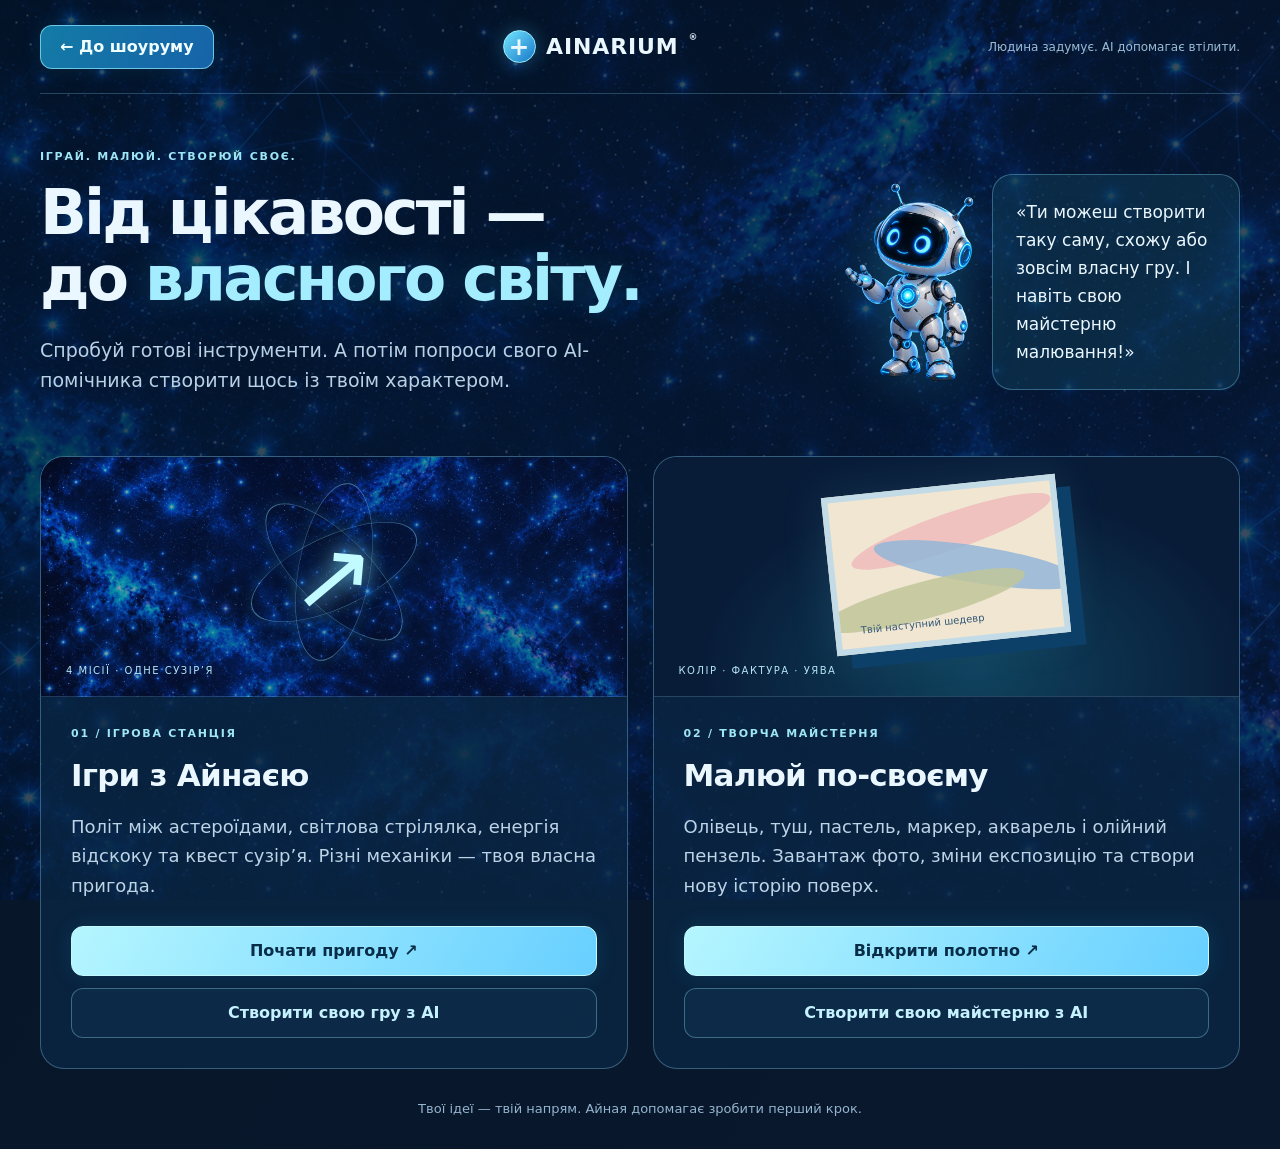
<file: web-course/public/creative.html>
<!doctype html>
<html lang="uk"><head><meta charset="utf-8"><meta name="viewport" content="width=device-width,initial-scale=1"><meta name="theme-color" content="#071a30"><title>AINARIUM · Простір творчості</title><link rel="stylesheet" href="assets/creative.css"></head>
<body class="creative-hub"><main class="creative-wrap">
  <header class="creative-header"><a class="return-link" href="app.html#showroom">← До шоуруму</a><a class="creative-brand" href="index.html"><span>+</span> AINARIUM<sup>®</sup></a><span class="header-note">Людина задумує. AI допомагає втілити.</span></header>
  <section class="creative-hero"><div><p class="creative-eyebrow">ІГРАЙ. МАЛЮЙ. СТВОРЮЙ СВОЄ.</p><h1>Від цікавості —<br>до <em>власного світу.</em></h1><p>Спробуй готові інструменти. А потім попроси свого AI-помічника створити щось із твоїм характером.</p></div><aside class="hub-guide"><img src="assets/ainaya-present.webp" alt="Айная запрошує до творчості"><p>«Ти можеш створити таку саму, схожу або зовсім власну гру. І навіть свою майстерню малювання!»</p></aside></section>
  <section class="creative-destinations" aria-label="Творчі простори">
    <article class="destination games-destination"><a class="destination-visual" href="games/index.html" aria-label="Відкрити ігри з Айнаєю"><div class="mini-orbits"><i></i><i></i><i></i></div><span class="visual-ship">↗</span><span class="visual-label">4 МІСІЇ · ОДНЕ СУЗІР’Я</span></a><div class="destination-copy"><p class="creative-eyebrow">01 / ІГРОВА СТАНЦІЯ</p><h2>Ігри з Айнаєю</h2><p>Політ між астероїдами, світлова стрілялка, енергія відскоку та квест сузір’я. Різні механіки — твоя власна пригода.</p><div class="destination-actions"><a class="creative-primary" href="games/index.html">Почати пригоду ↗</a><button class="creative-secondary" data-ai-prompt="game">Створити свою гру з AI</button></div></div></article>
    <article class="destination studio-destination"><a class="destination-visual" href="studio.html" aria-label="Відкрити майстерню малювання"><div class="mini-art"><i></i><i></i><i></i><span>Твій наступний шедевр</span></div><span class="visual-label">КОЛІР · ФАКТУРА · УЯВА</span></a><div class="destination-copy"><p class="creative-eyebrow">02 / ТВОРЧА МАЙСТЕРНЯ</p><h2>Малюй по-своєму</h2><p>Олівець, туш, пастель, маркер, акварель і олійний пензель. Завантаж фото, зміни експозицію та створи нову історію поверх.</p><div class="destination-actions"><a class="creative-primary" href="studio.html">Відкрити полотно ↗</a><button class="creative-secondary" data-ai-prompt="studio">Створити свою майстерню з AI</button></div></div></article>
  </section><footer class="creative-footer">Твої ідеї — твій напрям. Айная допомагає зробити перший крок.</footer>
</main><script src="assets/creative-transfer.js" defer></script></body></html>
</file>
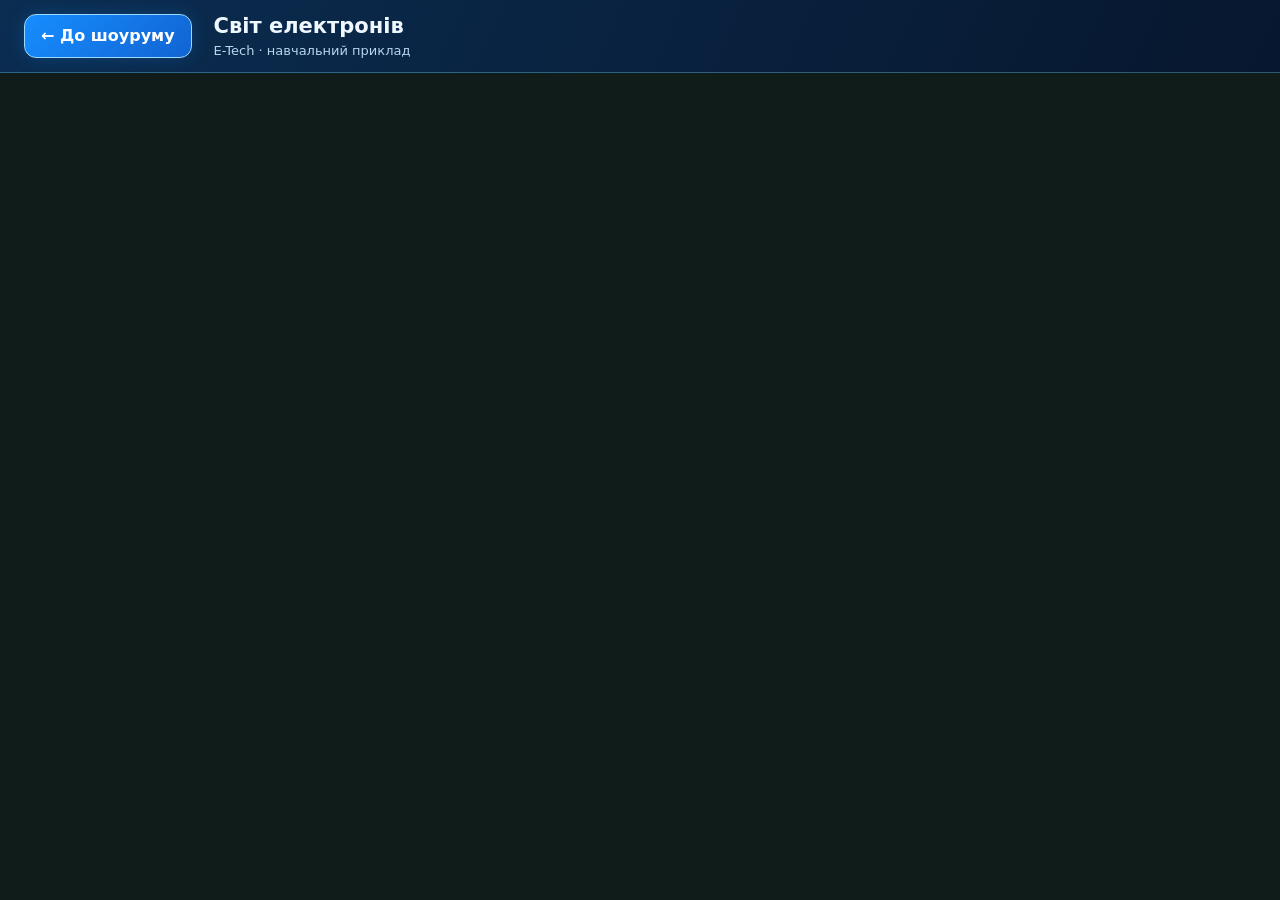
<file: web-course/public/e-tech.html>
<!doctype html>
<html lang="uk">
<head>
  <meta charset="utf-8">
  <meta name="viewport" content="width=device-width, initial-scale=1, viewport-fit=cover">
  <meta name="theme-color" content="#071c37">
  <title>Світ електронів — приклад AINARIUM</title>
  <link rel="stylesheet" href="assets/example-return.css">
  <style>
    *{box-sizing:border-box}html,body{margin:0;width:100%;height:100%;font-family:'Segoe UI',system-ui,sans-serif;background:#071c37;color:#eff8ff}
    body{display:flex;flex-direction:column;height:100vh;height:100dvh;overflow:hidden}
    .example-header{display:flex;align-items:center;gap:22px;flex:none;padding:14px 24px;border-bottom:1px solid #77dfff55;background:linear-gradient(115deg,#0b2d51,#07172e);box-shadow:0 4px 20px #00102133}
    .example-heading h1{margin:0;font-size:21px;line-height:1.2;font-weight:650}.example-heading p{margin:4px 0 0;font-size:13px;color:#b7d6ee}
    .example-frame{display:block;flex:1;width:100%;min-height:0;border:0;background:#0f1c1a}
    @media(max-width:600px){.example-header{padding:12px;gap:14px}.example-heading h1{font-size:17px}.example-heading p{font-size:11px}}
  </style>
</head>
<body>
  <header class="example-header">
    <a class="example-intro-link" href="app.html#showroom" aria-label="Повернутися до шоуруму AINARIUM">← До шоуруму</a>
    <div class="example-heading"><h1>Світ електронів</h1><p>E-Tech · навчальний приклад</p></div>
  </header>
  <iframe class="example-frame" src="https://e-tech-ainarium.pages.dev/" title="E-Tech — навчальний сайт про електрони" sandbox="allow-scripts allow-same-origin allow-forms allow-downloads allow-modals" allow="fullscreen" referrerpolicy="strict-origin-when-cross-origin"></iframe>
</body>
</html>
</file>
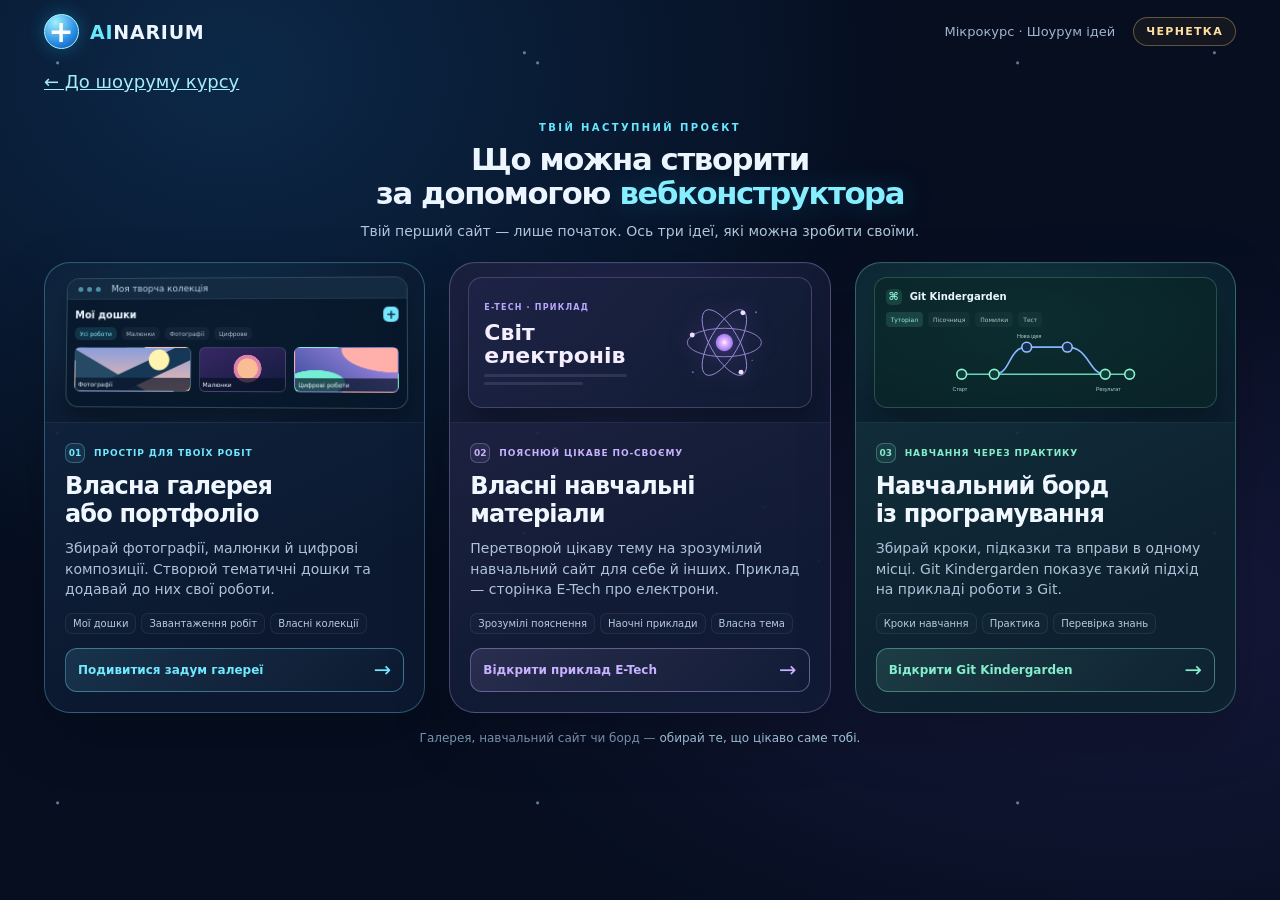
<file: web-course/public/gallery-draft.html>
<!doctype html>
<html lang="uk">
<head>
  <meta charset="utf-8">
  <meta name="viewport" content="width=device-width, initial-scale=1">
  <title>AINARIUM — шоурум ідей · чернетка</title>
  <style>
    :root{color-scheme:dark;--ink:#edf6ff;--muted:#a9bed7;--line:#7bcfff30;--cyan:#65eaff}
    *{box-sizing:border-box}
    body{margin:0;min-height:100svh;background:radial-gradient(ellipse at 18% 8%,#13467577,transparent 45%),radial-gradient(ellipse at 89% 68%,#352e7155,transparent 45%),#060e20;color:var(--ink);font-family:'Segoe UI',system-ui,sans-serif}
    body::before{content:'';position:fixed;inset:0;z-index:-1;background:radial-gradient(circle at 12% 17%,#b4eaff 0 1px,transparent 2px),radial-gradient(circle at 76% 11%,#b4eaff 0 1px,transparent 2px),radial-gradient(circle at 44% 78%,#8ab9eb 0 1px,transparent 2px),radial-gradient(circle at 92% 89%,#8ab9eb 0 1px,transparent 2px);background-size:480px 370px,690px 480px,530px 650px,890px 630px;opacity:.5;pointer-events:none}
    button,a{-webkit-tap-highlight-color:transparent}
    button{font:inherit}
    a{color:inherit}
    .shell{width:min(1740px,calc(100% - 88px));margin:0 auto}
    .topbar{display:flex;align-items:center;justify-content:space-between;gap:20px;padding:28px 0}
    .brand{display:inline-flex;align-items:center;gap:11px;font-size:19px;font-weight:850;letter-spacing:.04em;text-decoration:none}
    .brand-disc{display:grid;place-items:center;width:35px;height:35px;border:1px solid #a8faff;border-radius:50%;background:radial-gradient(circle at 32% 22%,#9ef2ff,#278ae3 62%,#18429b);box-shadow:0 0 18px #1abbff55;color:white;font-size:30px;font-weight:600;line-height:1}
    .brand em{color:#68eafa;font-style:normal}
    .top-meta{display:flex;align-items:center;gap:18px;color:#9fb5cf;font-size:13px}
    .draft{padding:7px 12px;border:1px solid #f5d48a55;border-radius:999px;background:#a77b1617;color:#ffe0a1;font-size:11px;font-weight:750;letter-spacing:.12em}
    .intro{text-align:center;margin:30px auto 36px}
    .eyebrow{margin:0 0 14px;color:#67e6ff;font-size:12px;font-weight:750;letter-spacing:.24em;text-transform:uppercase}
    h1{margin:0;font-size:clamp(32px,3.3vw,58px);line-height:1.12;font-weight:760;letter-spacing:-.045em;text-wrap:balance}
    h1 span{color:#86efff;text-shadow:0 0 30px #18ccff44}
    .intro>p:last-child{margin:18px auto 0;color:#b1c5dc;font-size:clamp(16px,1.05vw,19px);line-height:1.5}
    .projects{display:grid;grid-template-columns:repeat(3,minmax(0,1fr));gap:24px}
    .project{--accent:#70e8ff;--glow:#29cfff;position:relative;display:flex;flex-direction:column;min-width:0;overflow:hidden;border:1px solid color-mix(in srgb,var(--accent) 30%,transparent);border-radius:26px;background:linear-gradient(155deg,#132943e8,#0c1931ed 75%);box-shadow:0 22px 60px #0003,inset 0 1px 0 #dcf7ff0a;transition:transform .2s,border-color .2s,box-shadow .2s}
    .project:hover{transform:translateY(-5px);border-color:color-mix(in srgb,var(--accent) 65%,transparent);box-shadow:0 24px 60px #0004,0 0 35px color-mix(in srgb,var(--glow) 13%,transparent)}
    .project.learn{--accent:#c8b1ff;--glow:#9274ff;background:linear-gradient(155deg,#252747e8,#111b35ed 75%)}
    .project.git{--accent:#83edcc;--glow:#38e2b0;background:linear-gradient(155deg,#153941d9,#0d2230ed 75%)}
    .preview{position:relative;height:245px;padding:22px 24px;overflow:hidden;border-bottom:1px solid #c8eaff12;background:radial-gradient(ellipse at 45% 40%,color-mix(in srgb,var(--glow) 13%,transparent),transparent 76%),#07142960}
    .mini-window{height:100%;overflow:hidden;border:1px solid #9bdcff40;border-radius:13px;background:#08172ad9;box-shadow:0 12px 25px #0005;transform:perspective(1000px) rotateY(-5deg) rotateX(3deg)}
    .mini-bar{height:30px;padding:0 11px;display:flex;align-items:center;gap:4px;border-bottom:1px solid #b6dfff14;background:#132a41;color:#b9d7ec;font-size:9px}
    .mini-bar i{width:5px;height:5px;border-radius:50%;background:#69bed2;opacity:.7}.mini-bar span{margin-left:7px}
    .portfolio-body{padding:13px}.mini-heading{display:flex;justify-content:space-between;align-items:center;font-size:12px;font-weight:700}.mini-plus{display:grid;place-items:center;width:19px;height:19px;border-radius:5px;background:#75e8ff;color:#063244;font-size:15px}
    .board-tabs{display:flex;gap:5px;margin:9px 0 11px}.board-tabs span{padding:4px 6px;border-radius:5px;background:#ffffff0a;color:#a9bfd2;font-size:7px}.board-tabs span:first-child{background:#4adeff20;color:#8beaff}
    .art-grid{display:grid;grid-template-columns:1.15fr .85fr 1fr;gap:8px;height:92px}.art-piece{position:relative;overflow:hidden;border-radius:6px;border:1px solid #ffffff20}
    .art-piece::after{content:attr(data-label);position:absolute;bottom:0;left:0;right:0;padding:5px;background:#081226b8;font-size:7px;color:#e9f7ff}
    .landscape{background:radial-gradient(circle at 73% 28%,#fff3b0 0 11%,transparent 12%),linear-gradient(155deg,transparent 48%,#163755 49% 68%,transparent 69%),linear-gradient(30deg,#264a65 0 37%,transparent 38%),linear-gradient(#8b9edb,#f4bba9)}
    .planet{background:radial-gradient(circle at 56% 48%,#f8bd94 0 19%,#e181a9 20% 26%,transparent 27%),linear-gradient(155deg,#382764,#101b3c)}
    .abstract{background:radial-gradient(ellipse at 20% 80%,#75efd4 0 25%,transparent 26%),radial-gradient(ellipse at 100% 4%,#ffb0ab 0 38%,transparent 39%),linear-gradient(35deg,#354898,#b093ed)}
    .electron-window{position:absolute;inset:22px 24px;display:grid;grid-template-columns:1fr .9fr;gap:10px;padding:20px;border:1px solid #b49aeb44;border-radius:14px;background:linear-gradient(130deg,#1d2345,#101b32);box-shadow:0 16px 28px #0004}
    .lesson-copy{align-self:center}.lesson-label{color:#bba6ff;font-size:9px;letter-spacing:.15em;font-weight:700}.lesson-copy strong{display:block;margin:11px 0;font-size:25px;line-height:1.05;color:#f5eeff;font-weight:650}.lesson-line{height:4px;width:90%;margin:7px 0;background:#bcc9ee22;border-radius:9px}.lesson-line.short{width:62%}.lesson-play{display:inline-block;margin-top:11px;padding:5px 9px;border:1px solid #c2a5ff66;border-radius:6px;color:#d7c6ff;font-size:8px}
    .atom{width:100%;height:100%;align-self:center;filter:drop-shadow(0 0 9px #9c7aff88)}
    .git-window{height:100%;padding:15px;border:1px solid #7bdec23d;border-radius:13px;background:#092626aa;box-shadow:0 15px 28px #0004}
    .git-window-head{display:flex;align-items:center;gap:8px;font-size:12px;font-weight:700}.git-mark{width:19px;height:19px;display:grid;place-items:center;border-radius:5px;background:#5dcead29;color:#8df1d1;font-size:13px}.git-tabs{display:flex;gap:7px;margin-top:12px;font-size:7px;color:#a7ccbf}.git-tabs span{padding:4px 5px;border-radius:4px;background:#ffffff08}.git-tabs span:first-child{background:#6fe2bf25;color:#93f1d7}.git-graph{display:block;width:100%;height:100px;margin-top:10px}
    .card-copy{padding:27px 28px 25px;display:flex;flex-direction:column;flex:1}
    .card-kicker{display:flex;align-items:center;gap:9px;margin:0 0 17px;color:var(--accent);font-size:10px;letter-spacing:.16em;font-weight:750;text-transform:uppercase}.card-kicker b{display:grid;place-items:center;width:24px;height:24px;border:1px solid color-mix(in srgb,var(--accent) 30%,transparent);border-radius:7px;background:color-mix(in srgb,var(--accent) 8%,transparent);font-size:10px;letter-spacing:0}
    h2{margin:0 0 14px;color:#f1f7ff;font-size:clamp(23px,1.65vw,30px);line-height:1.16;letter-spacing:-.035em;font-weight:720}
    .description{margin:0 0 22px;color:#aec2d9;font-size:16px;line-height:1.58;min-height:76px}
    .features{display:flex;flex-wrap:wrap;gap:7px;margin:auto 0 24px}.features span{padding:5px 9px;border:1px solid #d5ecff13;border-radius:7px;background:#ffffff04;color:#b8ccdf;font-size:11px}
    .card-action{display:flex;align-items:center;justify-content:space-between;gap:12px;width:100%;min-height:48px;padding:12px 15px;border:1px solid color-mix(in srgb,var(--accent) 40%,transparent);border-radius:12px;background:linear-gradient(135deg,color-mix(in srgb,var(--accent) 13%,transparent),#ffffff02);color:var(--accent);font-size:14px;font-weight:750;text-align:left;text-decoration:none;cursor:pointer;transition:background .2s,border-color .2s}
    .card-action:hover{background:color-mix(in srgb,var(--accent) 20%,transparent);border-color:var(--accent)}.card-action>span:last-child{font-size:21px;line-height:1;font-weight:400}
    .footnote{text-align:center;margin:25px 0 28px;color:#7f9cb9;font-size:13px;line-height:1.5}.footnote span{color:#a9cce3}
    :focus-visible{outline:3px solid #c1f7ff;outline-offset:5px}
    dialog{width:min(900px,calc(100% - 32px));padding:30px;border:1px solid #75d9ff77;border-radius:24px;background:linear-gradient(145deg,#102b43,#09162c);color:var(--ink);box-shadow:0 35px 100px #0009}dialog::backdrop{background:#020714c9;backdrop-filter:blur(9px)}
    .dialog-head{display:flex;justify-content:space-between;align-items:flex-start;gap:20px}.dialog-head h2{margin:4px 0 10px;font-size:30px}.close{display:grid;place-items:center;flex:none;width:38px;height:38px;padding:0;border:1px solid #a6dfff44;border-radius:50%;background:#ffffff09;color:white;font-size:24px;cursor:pointer}
    .dialog-lead{color:#b1c8dd;line-height:1.6;max-width:680px;margin:0 0 24px}.boards{display:grid;grid-template-columns:repeat(3,minmax(0,1fr));gap:15px}.demo-board{padding:12px;border:1px solid #a1dfff33;border-radius:15px;background:#07182c}.demo-board .art-piece{height:145px;margin-bottom:12px}.demo-board strong{font-size:15px}.demo-board p{font-size:12px;color:#98b5cf;margin:7px 0 2px;line-height:1.5}.dialog-note{margin:22px 0 0;color:#9cbad2;font-size:13px;line-height:1.6}.dialog-note b{color:#bcefff}
    @media(min-width:2000px){.shell{width:min(1860px,calc(100% - 112px))}.intro{margin-top:40px;margin-bottom:44px}.preview{height:280px}.card-copy{padding:32px}.description{font-size:18px;min-height:87px}.card-action{min-height:54px;font-size:16px}.art-grid{height:120px}.mini-bar{height:35px}.portfolio-body{padding:18px}.mini-heading{font-size:15px}.board-tabs span{font-size:9px}.board-tabs{margin:12px 0 15px}.lesson-copy strong{font-size:32px}.git-window{padding:23px}.git-graph{height:135px}.git-window-head{font-size:16px}.git-tabs{font-size:9px}}
    @media(max-width:1100px){.shell{width:calc(100% - 40px)}.projects{gap:14px}.card-copy{padding:22px 20px}.preview{height:215px;padding:18px 16px}.electron-window{inset:18px 16px;padding:15px}.description{font-size:14px;min-height:88px}.features{gap:5px}.features span{font-size:10px;padding:5px 6px}.lesson-copy strong{font-size:22px}.art-grid{height:77px}.card-action{font-size:12px;padding:11px}.git-window{padding:12px}.git-tabs{gap:3px;font-size:6px}}
    @media(max-width:800px){.topbar{padding:20px 0}.top-meta>span:first-child{display:none}.intro{margin:25px auto 28px}.intro>p:last-child{max-width:520px}.projects{grid-template-columns:1fr;max-width:560px;margin:auto;gap:20px}.preview{height:240px;padding:22px 24px}.electron-window{inset:22px 24px;padding:20px}.card-copy{padding:25px}.description{min-height:0;font-size:16px}.features{margin-top:0}.card-action{font-size:14px}.art-grid{height:92px}.boards{grid-template-columns:1fr}.demo-board .art-piece{height:160px}.dialog-head h2{font-size:25px}.git-tabs{font-size:8px;gap:7px}.git-window{padding:18px}.git-graph{height:110px}}
    @media(min-width:801px) and (max-height:900px){
      .topbar{padding:14px 0}.intro{margin:10px auto 20px}.eyebrow{margin-bottom:9px;font-size:10px}.intro h1{font-size:clamp(28px,2.4vw,38px)}.intro>p:last-child{margin-top:10px;font-size:14px}
      .preview{height:160px;padding:14px 18px}.mini-bar{height:21px}.portfolio-body{padding:8px}.mini-heading{font-size:10px}.mini-plus{width:15px;height:15px;font-size:12px}.board-tabs{margin:5px 0 7px}.board-tabs span{font-size:6px;padding:3px 5px}.art-grid{height:45px}.art-piece::after{font-size:6px;padding:3px}
      .electron-window{inset:14px 18px;padding:12px 15px}.lesson-label{font-size:8px}.lesson-copy strong{font-size:22px;margin:7px 0}.lesson-line{height:3px;margin:5px 0}.lesson-play{display:none}
      .git-window{padding:11px}.git-window-head{font-size:10px}.git-mark{width:16px;height:16px;font-size:11px}.git-tabs{font-size:6px;margin-top:7px;gap:5px}.git-graph{height:65px;margin-top:5px}
      .card-copy{padding:20px}.card-kicker{font-size:9px;margin-bottom:10px;letter-spacing:.1em}.card-kicker b{width:20px;height:20px;font-size:9px}.card-copy h2{font-size:24px;margin-bottom:10px}.description{font-size:14px;line-height:1.45;min-height:0;margin-bottom:14px}.features{gap:5px;margin-bottom:14px}.features span{font-size:10px;padding:4px 7px}.card-action{min-height:44px;padding:10px 12px;font-size:12px}.footnote{margin:16px 0;font-size:12px}
    }
    @media(prefers-reduced-motion:reduce){*{transition:none!important}}
  </style>
</head>
<body>
  <div class="shell">
    <header class="topbar">
      <div class="brand" aria-label="AINARIUM"><span class="brand-disc" aria-hidden="true">+</span><span><em>AI</em>NARIUM</span></div>
      <div class="top-meta"><span>Мікрокурс · Шоурум ідей</span><span class="draft">ЧЕРНЕТКА</span></div>
    </header>
    <a href="app.html#showroom" style="display:inline-block;color:#a4edff;margin:8px 0 20px;font-size:18px">← До шоуруму курсу</a><main>
      <section class="intro" aria-labelledby="showroom-title">
        <p class="eyebrow">Твій наступний проєкт</p>
        <h1 id="showroom-title">Що можна створити<br>за допомогою <span>вебконструктора</span></h1>
        <p>Твій перший сайт — лише початок. Ось три ідеї, які можна зробити своїми.</p>
      </section>
      <div class="projects">
        <article class="project" aria-labelledby="gallery-title">
          <div class="preview" aria-hidden="true">
            <div class="mini-window">
              <div class="mini-bar"><i></i><i></i><i></i><span>Моя творча колекція</span></div>
              <div class="portfolio-body"><div class="mini-heading">Мої дошки <span class="mini-plus">+</span></div><div class="board-tabs"><span>Усі роботи</span><span>Малюнки</span><span>Фотографії</span><span>Цифрове</span></div><div class="art-grid"><div class="art-piece landscape" data-label="Фотографії"></div><div class="art-piece planet" data-label="Малюнки"></div><div class="art-piece abstract" data-label="Цифрові роботи"></div></div></div>
            </div>
          </div>
          <div class="card-copy">
            <p class="card-kicker"><b>01</b> Простір для твоїх робіт</p>
            <h2 id="gallery-title">Власна галерея<br>або портфоліо</h2>
            <p class="description">Збирай фотографії, малюнки й цифрові композиції. Створюй тематичні дошки та додавай до них свої роботи.</p>
            <div class="features"><span>Мої дошки</span><span>Завантаження робіт</span><span>Власні колекції</span></div>
            <button class="card-action" id="gallery-preview" type="button" aria-haspopup="dialog"><span>Подивитися задум галереї</span><span aria-hidden="true">→</span></button>
          </div>
        </article>
        <article class="project learn" aria-labelledby="learning-title">
          <div class="preview" aria-hidden="true">
            <div class="electron-window">
              <div class="lesson-copy"><span class="lesson-label">E-TECH · ПРИКЛАД</span><strong>Світ<br>електронів</strong><div class="lesson-line"></div><div class="lesson-line short"></div><span class="lesson-play">Досліджуй і розумій ↗</span></div>
              <svg class="atom" viewBox="0 0 150 170" fill="none"><defs><radialGradient id="nucleus"><stop stop-color="#fff6ff"/><stop offset=".3" stop-color="#e7bbff"/><stop offset="1" stop-color="#9b76ed"/></radialGradient></defs><g stroke="#c0a7ff" stroke-width="1.4" opacity=".8"><ellipse cx="75" cy="85" rx="60" ry="23"/><ellipse cx="75" cy="85" rx="60" ry="23" transform="rotate(60 75 85)"/><ellipse cx="75" cy="85" rx="60" ry="23" transform="rotate(120 75 85)"/></g><circle cx="75" cy="85" r="14" fill="url(#nucleus)"/><g fill="#f0ddff"><circle cx="23" cy="73" r="4"/><circle cx="105" cy="37" r="4"/><circle cx="102" cy="133" r="4"/></g><g fill="#bea9ff" opacity=".6"><circle cx="126" cy="36" r="1.5"/><circle cx="24" cy="133" r="1.5"/><circle cx="120" cy="114" r="1"/></g></svg>
            </div>
          </div>
          <div class="card-copy">
            <p class="card-kicker"><b>02</b> Пояснюй цікаве по-своєму</p>
            <h2 id="learning-title">Власні навчальні<br>матеріали</h2>
            <p class="description">Перетворюй цікаву тему на зрозумілий навчальний сайт для себе й інших. Приклад — сторінка E-Tech про електрони.</p>
            <div class="features"><span>Зрозумілі пояснення</span><span>Наочні приклади</span><span>Власна тема</span></div>
            <a class="card-action" href="e-tech.html"><span>Відкрити приклад E-Tech</span><span aria-hidden="true">→</span></a>
          </div>
        </article>
        <article class="project git" aria-labelledby="git-title">
          <div class="preview" aria-hidden="true">
            <div class="git-window"><div class="git-window-head"><span class="git-mark">⌘</span>Git Kindergarden</div><div class="git-tabs"><span>Туторіал</span><span>Пісочниця</span><span>Помилки</span><span>Тест</span></div><svg class="git-graph" viewBox="0 0 370 120" fill="none"><path d="M25 78H340" stroke="#65d5b4" stroke-width="3"/><path d="M90 78C122 78 115 28 150 28H225C265 28 265 78 295 78" stroke="#84b5ff" stroke-width="3"/><g fill="#103c3a" stroke="#8bf4cf" stroke-width="3"><circle cx="30" cy="78" r="9"/><circle cx="90" cy="78" r="9"/><circle cx="295" cy="78" r="9"/><circle cx="340" cy="78" r="9"/></g><g fill="#132e4d" stroke="#99bcff" stroke-width="3"><circle cx="150" cy="28" r="9"/><circle cx="225" cy="28" r="9"/></g><g fill="#a6d6cb" font-family="Segoe UI, sans-serif" font-size="10"><text x="13" y="108">Старт</text><text x="132" y="11">Нова ідея</text><text x="278" y="108">Результат</text></g></svg></div>
          </div>
          <div class="card-copy">
            <p class="card-kicker"><b>03</b> Навчання через практику</p>
            <h2 id="git-title">Навчальний борд<br>із програмування</h2>
            <p class="description">Збирай кроки, підказки та вправи в одному місці. Git Kindergarden показує такий підхід на прикладі роботи з Git.</p>
            <div class="features"><span>Кроки навчання</span><span>Практика</span><span>Перевірка знань</span></div>
            <a class="card-action" href="examples/git-kindergarden/index.html"><span>Відкрити Git Kindergarden</span><span aria-hidden="true">→</span></a>
          </div>
        </article>
      </div>
      <p class="footnote">Галерея, навчальний сайт чи борд — <span>обирай те, що цікаво саме тобі.</span></p>
    </main>
  </div>
  <dialog id="gallery-dialog" aria-labelledby="gallery-dialog-title">
    <div class="dialog-head"><div><p class="eyebrow">Чернетка галереї</p><h2 id="gallery-dialog-title">Мої роботи. Мої дошки.</h2></div><button class="close" id="close-gallery" type="button" aria-label="Закрити галерею">×</button></div>
    <p class="dialog-lead">Кожна дошка — окрема колекція. Можна зібрати фотографії, виставку малюнків або композиції, створені на комп’ютері.</p>
    <div class="boards">
      <div class="demo-board"><div class="art-piece landscape" aria-hidden="true"></div><strong>Мої фотографії</strong><p>Миті, місця й власний погляд на світ.</p></div>
      <div class="demo-board"><div class="art-piece planet" aria-hidden="true"></div><strong>Світ моїх малюнків</strong><p>Персонажі, історії та вигадані світи.</p></div>
      <div class="demo-board"><div class="art-piece abstract" aria-hidden="true"></div><strong>Цифрові експерименти</strong><p>Комп’ютерна графіка та нові композиції.</p></div>
    </div>
    <p class="dialog-note"><b>Задум:</b> створити дошку → завантажити свої зображення → розкласти роботи → показати власну колекцію.</p>
  </dialog>
  <script>
    const galleryDialog = document.getElementById('gallery-dialog');
    document.getElementById('gallery-preview').addEventListener('click', () => galleryDialog.showModal());
    document.getElementById('close-gallery').addEventListener('click', () => galleryDialog.close());
    galleryDialog.addEventListener('click', (event) => {
      if (event.target === galleryDialog) {
        const bounds = galleryDialog.getBoundingClientRect();
        if (event.clientX < bounds.left || event.clientX > bounds.right || event.clientY < bounds.top || event.clientY > bounds.bottom) galleryDialog.close();
      }
    });
  </script>
<script>if(location.hash==='#gallery')document.getElementById('gallery-dialog').showModal();</script>
</body>
</html>
</file>
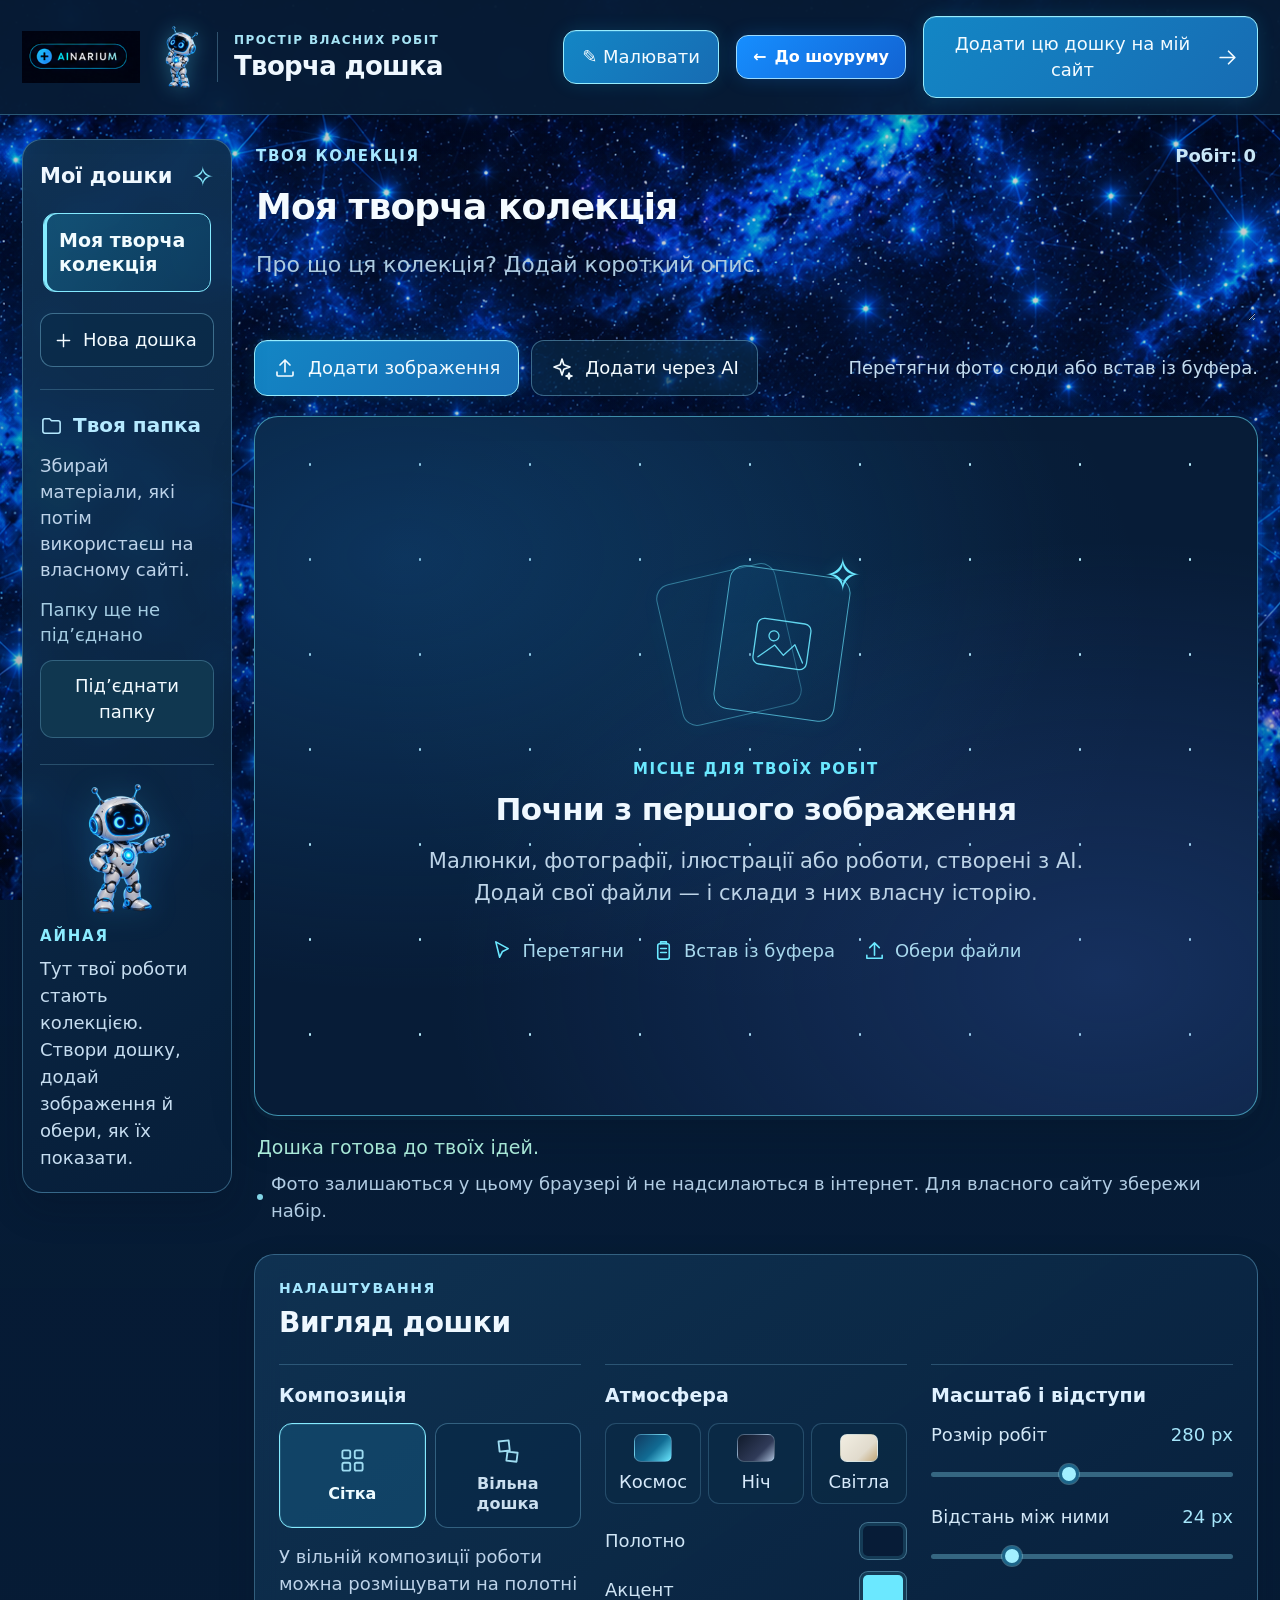
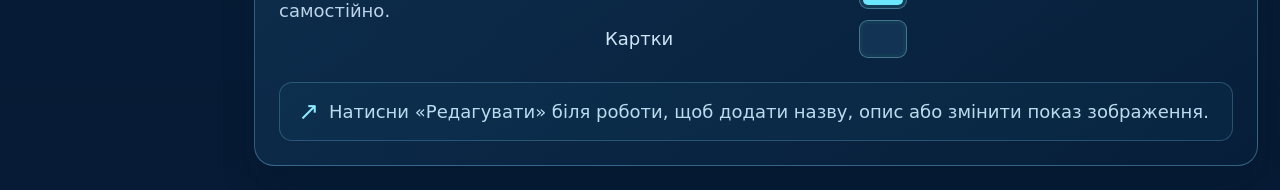
<file: web-course/public/gallery.html>
<!doctype html>
<html lang="uk">
<head>
  <meta charset="utf-8">
  <meta name="viewport" content="width=device-width, initial-scale=1, viewport-fit=cover">
  <meta name="theme-color" content="#071c37">
  <title>Творча дошка — AINARIUM</title>
  <link rel="stylesheet" href="assets/gallery/gallery.css">
  <script src="assets/gallery/gallery.js" defer></script>
  <script src="assets/gallery/gallery-transfer.js" defer></script>
<link rel="stylesheet" href="assets/gallery/gallery-transfer.css">
<link rel="stylesheet" href="assets/mobile-view.css?v=browse-v1-2">
<link rel="stylesheet" href="assets/example-return.css">
<link rel="stylesheet" href="assets/gallery-studio.css"><script src="assets/gallery-studio.js" defer></script></head>
<body class="gallery-app">
  <header class="gallery-header">
    <div class="gallery-header-intro">
      <a class="gallery-brand" href="app.html#showroom" aria-label="AINARIUM — повернутися до курсу"><img src="logo.png" alt="AINARIUM" width="145" height="40"></a>
      <img class="gallery-header-guide" src="assets/ainaya-think.webp" width="48" height="72" alt="Айная допомагає створювати"><div class="gallery-header-title"><span>ПРОСТІР ВЛАСНИХ РОБІТ</span><h1>Творча дошка</h1></div>
    </div>
    <div class="gallery-header-actions">
      <a id="backToCourse" class="gallery-back-link example-intro-link" href="app.html#showroom"><span aria-hidden="true">←</span> До шоуруму</a>
      <button id="openTransferBtn" class="gallery-button gallery-button-primary gallery-transfer-button" type="button"><span>Додати цю дошку на мій сайт</span><svg viewBox="0 0 24 24" aria-hidden="true"><path d="M5 12h14m-6-6 6 6-6 6"/></svg></button>
    </div>
  </header>

  <div class="gallery-workspace">
    <aside class="gallery-sidebar" aria-label="Мої дошки">
      <div class="gallery-sidebar-heading"><h2>Мої дошки</h2><span class="gallery-sidebar-mark" aria-hidden="true">✧</span></div>
      <nav id="boardList" class="gallery-board-list" aria-label="Обрати дошку"></nav>
      <button id="newBoardBtn" class="gallery-button gallery-button-outline gallery-new-board" type="button"><svg viewBox="0 0 24 24" aria-hidden="true"><path d="M12 5v14M5 12h14"/></svg> Нова дошка</button>

      <div class="gallery-library">
        <div class="gallery-library-heading"><svg viewBox="0 0 24 24" aria-hidden="true"><path d="M3 7a2 2 0 0 1 2-2h5l2 2h7a2 2 0 0 1 2 2v9a2 2 0 0 1-2 2H5a2 2 0 0 1-2-2V7Z"/></svg><h3>Твоя папка</h3></div>
        <p>Збирай матеріали, які потім використаєш на власному сайті.</p>
        <span id="libraryState" class="gallery-library-state">Папку ще не під’єднано</span>
        <button id="connectFolderBtn" class="gallery-button gallery-button-subtle" type="button">Під’єднати папку</button>
      </div>

      <div class="gallery-guide" aria-label="Підказка Айнаї">
        <img src="assets/ainaya-point.webp" alt="Айная — твій AI-провідник" width="142" height="164">
        <div><span>АЙНАЯ</span><p>Тут твої роботи стають колекцією. Створи дошку, додай зображення й обери, як їх показати.</p></div>
      </div>
    </aside>

    <main class="gallery-main" id="galleryMain">
      <section class="gallery-board-heading" aria-label="Назва та опис дошки">
        <div class="gallery-board-heading-top"><span class="gallery-eyebrow">ТВОЯ КОЛЕКЦІЯ</span><span id="itemCount" class="gallery-item-count">0 робіт</span></div>
        <label class="gallery-sr-only" for="boardTitle">Назва дошки</label>
        <input id="boardTitle" class="gallery-title-input" type="text" maxlength="100" placeholder="Назви свою дошку" autocomplete="off">
        <label class="gallery-sr-only" for="boardCaption">Короткий опис дошки</label>
        <textarea id="boardCaption" class="gallery-caption-input" rows="2" maxlength="600" placeholder="Про що ця колекція? Додай короткий опис."></textarea>
      </section>

      <div class="gallery-board-toolbar">
        <div class="gallery-upload-actions">
          <button id="addPhotosBtn" class="gallery-button gallery-button-primary" type="button"><svg viewBox="0 0 24 24" aria-hidden="true"><path d="M12 16V4m-5 5 5-5 5 5M4 16v3a1 1 0 0 0 1 1h14a1 1 0 0 0 1-1v-3"/></svg> Додати зображення</button>
          <button id="photoPromptBtn" class="gallery-button gallery-button-outline" type="button"><svg viewBox="0 0 24 24" aria-hidden="true"><path d="m12 3 1.8 5.8L20 11l-6.2 2.2L12 19l-1.8-5.8L4 11l6.2-2.2L12 3Zm7 14 .7 2.3L22 20l-2.3.7L19 23l-.7-2.3L16 20l2.3-.7L19 17Z"/></svg> Додати через AI</button>
          <input id="photoInput" type="file" accept="image/*" multiple hidden>
        </div>
        <p class="gallery-upload-hint">Перетягни фото сюди або встав із буфера.</p>
      </div>

      <section id="dropZone" class="gallery-drop-zone" aria-label="Полотно творчої дошки" style="--board-bg:#071c37;--board-accent:#6be8ff;--board-surface:#123353;--board-gap:24px;--card-size:280px">
        <div id="boardCanvas" class="gallery-canvas layout-grid"></div>
        <div id="emptyState" class="gallery-empty-state">
          <div class="gallery-empty-art" aria-hidden="true"><span class="gallery-empty-frame gallery-empty-frame-back"></span><span class="gallery-empty-frame gallery-empty-frame-front"><svg viewBox="0 0 72 72"><rect x="9" y="13" width="54" height="46" rx="7"/><circle cx="27" cy="29" r="5"/><path d="m14 52 15-14 10 9 10-12 10 17"/></svg></span><span class="gallery-empty-spark">✧</span></div>
          <span class="gallery-eyebrow">МІСЦЕ ДЛЯ ТВОЇХ РОБІТ</span>
          <h2>Почни з першого зображення</h2>
          <p>Малюнки, фотографії, ілюстрації або роботи, створені з AI. Додай свої файли — і склади з них власну історію.</p>
          <div class="gallery-empty-methods"><span><svg viewBox="0 0 24 24" aria-hidden="true"><path d="m5 3 4 16 3-6 6-3L5 3Z"/></svg> Перетягни</span><span><svg viewBox="0 0 24 24" aria-hidden="true"><rect x="6" y="5" width="12" height="16" rx="2"/><path d="M9 5V3h6v2M9 10h6M9 14h6"/></svg> Встав із буфера</span><span><svg viewBox="0 0 24 24" aria-hidden="true"><path d="M12 17V4m-5 5 5-5 5 5M4 17v3h16v-3"/></svg> Обери файли</span></div>
        </div>
      </section>

      <footer class="gallery-board-footer">
        <div class="gallery-status-row"><p id="boardStatus" class="gallery-board-status" role="status" aria-live="polite">Дошка готова до твоїх ідей.</p><button id="restorePhotoBtn" class="gallery-button gallery-button-subtle" type="button" hidden>Повернути останнє фото</button></div>
        <p class="gallery-local-note"><span aria-hidden="true"></span>Фото залишаються у цьому браузері й не надсилаються в інтернет. Для власного сайту збережи набір.</p>
      </footer>
    </main>

    <aside class="gallery-inspector" aria-labelledby="galleryInspectorTitle">
      <div class="gallery-inspector-heading"><span class="gallery-eyebrow">НАЛАШТУВАННЯ</span><h2 id="galleryInspectorTitle">Вигляд дошки</h2></div>
      <section class="gallery-inspector-section">
        <h3>Композиція</h3>
        <div class="gallery-layout-switch" role="group" aria-label="Розташування робіт">
          <button id="layoutGrid" type="button" class="active" aria-pressed="true"><svg viewBox="0 0 24 24" aria-hidden="true"><rect x="3" y="3" width="7" height="7" rx="1.5"/><rect x="14" y="3" width="7" height="7" rx="1.5"/><rect x="3" y="14" width="7" height="7" rx="1.5"/><rect x="14" y="14" width="7" height="7" rx="1.5"/></svg><span>Сітка</span></button>
          <button id="layoutFree" type="button" aria-pressed="false"><svg viewBox="0 0 24 24" aria-hidden="true"><path d="m4 4 9-1 1 9-9 1-1-9Zm8 9 9 1-1 8-9-1 1-8Z"/></svg><span>Вільна дошка</span></button>
        </div>
        <p class="gallery-inspector-note">У вільній композиції роботи можна розміщувати на полотні самостійно.</p>
      </section>
      <section class="gallery-inspector-section">
        <h3>Атмосфера</h3>
        <div class="gallery-preset-list" role="group" aria-label="Готові поєднання кольорів">
          <button type="button" data-board-preset="cosmos"><span class="gallery-preset-swatch gallery-preset-cosmos" aria-hidden="true"></span>Космос</button>
          <button type="button" data-board-preset="midnight"><span class="gallery-preset-swatch gallery-preset-midnight" aria-hidden="true"></span>Ніч</button>
          <button type="button" data-board-preset="paper"><span class="gallery-preset-swatch gallery-preset-paper" aria-hidden="true"></span>Світла</button>
        </div>
        <div class="gallery-color-list">
          <label for="boardBackground"><span>Полотно</span><input id="boardBackground" type="color" value="#071c37" aria-label="Колір полотна"></label>
          <label for="boardAccent"><span>Акцент</span><input id="boardAccent" type="color" value="#6be8ff" aria-label="Акцентний колір"></label>
          <label for="boardSurface"><span>Картки</span><input id="boardSurface" type="color" value="#123353" aria-label="Колір карток"></label>
        </div>
      </section>
      <section class="gallery-inspector-section gallery-size-section">
        <h3>Масштаб і відступи</h3>
        <label class="gallery-range-label" for="cardSize"><span>Розмір робіт</span><output id="cardSizeValue" for="cardSize">280 px</output></label>
        <input id="cardSize" class="gallery-range" type="range" min="180" max="400" value="280" step="10">
        <label class="gallery-range-label" for="boardGap"><span>Відстань між ними</span><output id="boardGapValue" for="boardGap">24 px</output></label>
        <input id="boardGap" class="gallery-range" type="range" min="16" max="48" value="24" step="2">
      </section>
      <div class="gallery-inspector-tip"><span aria-hidden="true">↗</span><p>Натисни «Редагувати» біля роботи, щоб додати назву, опис або змінити показ зображення.</p></div>
    </aside>
  </div>

  <dialog id="photoEditor" class="gallery-dialog" aria-labelledby="galleryPhotoEditorTitle">
    <form id="photoEditForm" class="gallery-editor-form">
      <header class="gallery-dialog-header"><div><span class="gallery-eyebrow">ТВОЯ РОБОТА</span><h2 id="galleryPhotoEditorTitle">Деталі зображення</h2></div><button id="closePhotoEditor" class="gallery-icon-button" type="button" aria-label="Закрити редагування"><svg viewBox="0 0 24 24" aria-hidden="true"><path d="m6 6 12 12M18 6 6 18"/></svg></button></header>
      <input id="editPhotoId" type="hidden">
      <div class="gallery-form-field"><label for="editTitle">Назва роботи</label><input id="editTitle" type="text" maxlength="160" placeholder="Як називається ця робота?"></div>
      <div class="gallery-form-field"><label for="editCaption">Історія або опис</label><textarea id="editCaption" rows="4" maxlength="2000" placeholder="Що ти хочеш розповісти про неї?"></textarea></div>
      <div class="gallery-form-field"><label for="editAlt">Короткий опис того, що зображено</label><input id="editAlt" type="text" maxlength="500" placeholder="Допомагає зрозуміти зображення без перегляду"></div>
      <div class="gallery-form-field"><label for="editFit">Як показувати зображення</label><select id="editFit"><option value="cover">Заповнити картку</option><option value="contain">Показати повністю</option></select></div>
      <div class="gallery-editor-layout"><div class="gallery-form-field"><label for="editRotation">Нахил картки</label><input id="editRotation" type="number" min="-15" max="15" step="1" value="0"></div><div class="gallery-form-field gallery-editor-width"><label class="gallery-range-label" for="editWidth"><span>Розмір картки</span><output id="editWidthValue" for="editWidth">280 px</output></label><input id="editWidth" class="gallery-range" type="range" min="180" max="500" step="10" value="280"></div></div>
      <footer class="gallery-dialog-footer"><button id="deletePhotoBtn" type="button" class="gallery-button gallery-button-danger">Прибрати з дошки</button><button id="savePhotoBtn" class="gallery-button gallery-button-primary" type="submit">Зберегти зміни</button></footer>
    </form>
  </dialog>
<dialog id="boardTransferDialog" class="board-transfer-dialog" aria-labelledby="boardTransferTitle">
  <div class="board-transfer-heading"><div><span class="board-transfer-eyebrow">AINARIUM / ПЕРЕНЕСТИ ДО СВОГО САЙТУ</span><h2 id="boardTransferTitle">Твоя дошка — готовий матеріал для AI</h2></div><button id="closeBoardTransfer" class="board-transfer-close" type="button" aria-label="Закрити перенесення дошки">×</button></div>
  <p class="board-transfer-summary" id="boardTransferSummary">Активна дошка та всі її фотографії увійдуть до набору.</p>
  <div class="board-transfer-connection"><div><span class="board-transfer-label">Бібліотека матеріалів</span><strong id="transferFolderState">Папку ще не під’єднано</strong></div><button id="connectTransferFolderBtn" class="board-transfer-button board-transfer-secondary" type="button">Під’єднати папку</button></div>
  <div class="board-transfer-main-actions"><button id="saveBoardPackageBtn" class="board-transfer-button board-transfer-primary" type="button">Зберегти дошку в папку й скопіювати prompt</button><button id="downloadBoardPackageBtn" class="board-transfer-button board-transfer-secondary" type="button">Завантажити набір без папки</button></div>
  <p class="board-transfer-note">У папці з’явиться окремий набір: галерея з усіма фото, опис дошки та інструкція для AI. Без папки завантажується один самостійний HTML-файл із фото й інструкцією всередині.</p>
  <p class="board-transfer-note">Потрібен лише зразок? Опиши, яку деталь узяти з ainarium.com — посилання та вказівка для AI вже є у prompt. Власні фото передай окремо.</p>
  <div class="board-transfer-request-grid"><div class="board-transfer-field"><label for="photoAdditionRequest">Що попросити Codex або Claude?</label><textarea id="photoAdditionRequest" rows="3" maxlength="4000" placeholder="Наприклад: додай цю дошку як розділ «Мої роботи» та збережи її оформлення."></textarea></div><div class="board-transfer-field"><label for="photoPathHint">Шлях до додаткового фото — за бажанням</label><input id="photoPathHint" type="text" maxlength="2000" placeholder="Встав власний шлях до фото, якщо хочеш додати нове"><p>Або прикріпи фото безпосередньо в чаті AI. Сайт не вгадує, де воно зберігається.</p></div></div>
  <p class="board-transfer-photo-context" id="photoTransferContext" hidden></p>
  <div class="board-transfer-prompt-heading"><label for="boardTransferPrompt">Готовий prompt українською</label><button id="copyBoardPromptBtn" class="board-transfer-button board-transfer-secondary" type="button">Скопіювати prompt</button></div>
  <textarea id="boardTransferPrompt" class="board-transfer-prompt" rows="10" readonly spellcheck="false" aria-describedby="boardTransferStatus"></textarea>
  <p id="boardTransferStatus" class="board-transfer-status" role="status" aria-live="polite">Для зразка достатньо опису й посилання в prompt. Для власних фотографій додай збережений набір.</p>
</dialog>

<script src="assets/mobile-view.js?v=browse-v1-2" defer></script>
</body>
</html>
</file>
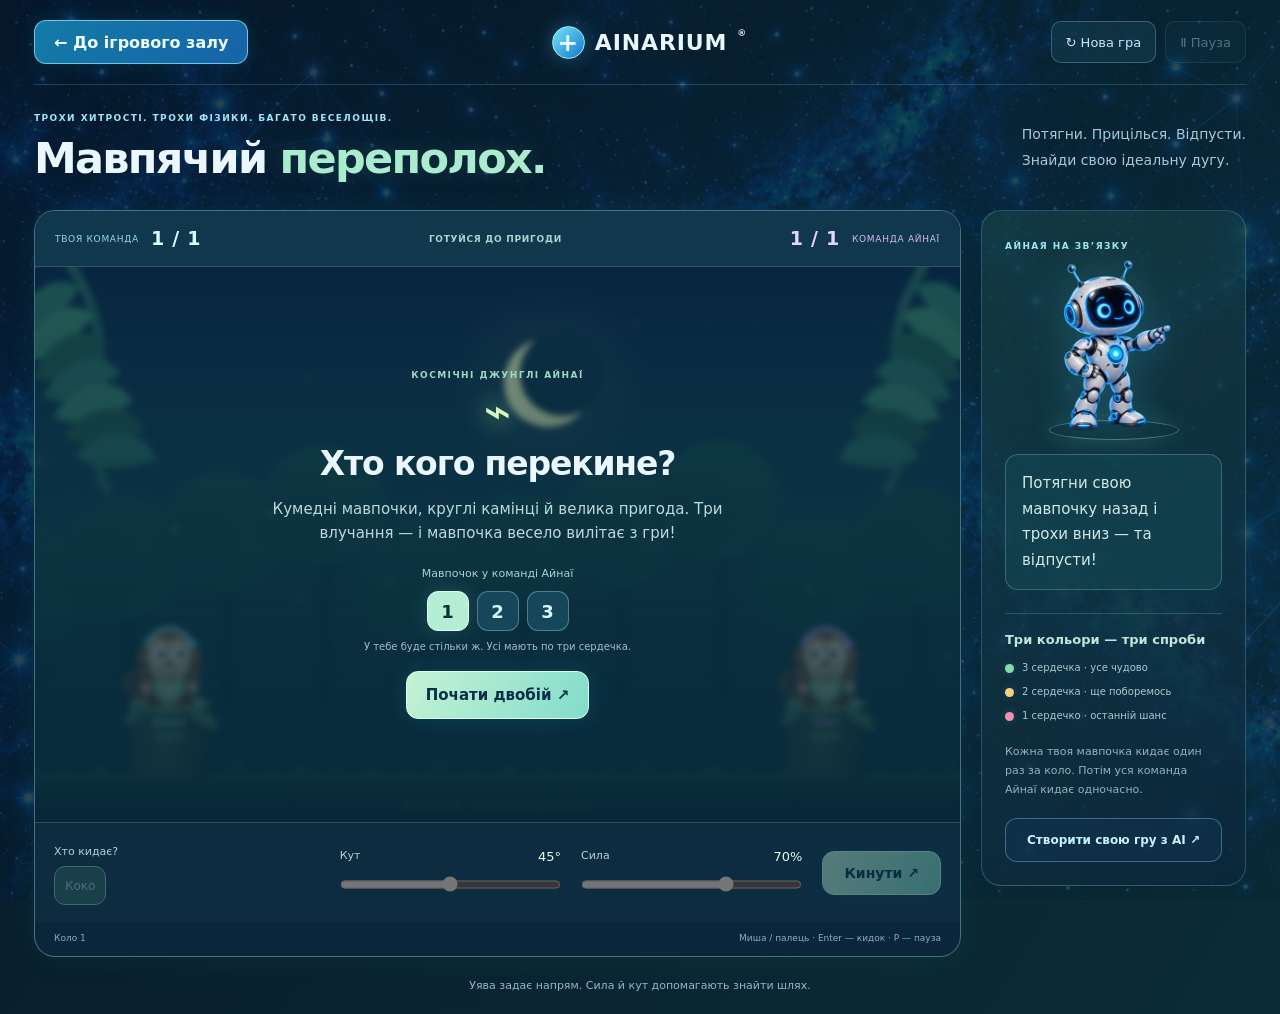
<file: web-course/public/monkeys.html>
<!doctype html><html lang="uk"><head><meta charset="utf-8"><meta name="viewport" content="width=device-width,initial-scale=1,viewport-fit=cover"><meta name="theme-color" content="#082638"><title>Мавпячий переполох · AINARIUM</title><link rel="stylesheet" href="assets/creative.css"><link rel="stylesheet" href="assets/monkeys.css"></head>
<body class="monkeys-app"><main class="monkeys-wrap"><header class="monkeys-header"><a class="return-link" href="app.html#games">← До ігрового залу</a><a class="creative-brand" href="index.html"><span>+</span> AINARIUM<sup>®</sup></a><div><button id="duelNew">↻ Нова гра</button><button id="duelPause" disabled>Ⅱ Пауза</button></div></header>
<section class="duel-intro"><div><p class="creative-eyebrow">ТРОХИ ХИТРОСТІ. ТРОХИ ФІЗИКИ. БАГАТО ВЕСЕЛОЩІВ.</p><h1>Мавпячий <em>переполох.</em></h1></div><p>Потягни. Прицілься. Відпусти.<br>Знайди свою ідеальну дугу.</p></section>
<div class="duel-layout"><section class="duel-board" aria-label="Поле гри з мавпочками"><div class="duel-hud"><span class="team-tag human-tag">ТВОЯ КОМАНДА <b id="duelHumanCount">1 / 1</b></span><span id="duelPhase" role="status">ГОТУЙСЯ ДО ПРИГОДИ</span><span class="team-tag ai-tag"><b id="duelAiCount">1 / 1</b> КОМАНДА АЙНАЇ</span></div>
<div class="duel-stage" id="duelStage"><canvas id="duelCanvas" width="1000" height="600" tabindex="0" aria-label="Затисни свою мавпочку, потягни ліворуч і вниз та відпусти. Або обери мавпочку кнопкою, налаштуй силу й кут та натисни Кинути."></canvas><div class="duel-overlay" id="duelOverlay"><span class="creative-eyebrow" id="duelKicker">КОСМІЧНІ ДЖУНГЛІ АЙНАЇ</span><div class="duel-orbit" aria-hidden="true">⌁</div><h2 id="duelTitle">Хто кого перекине?</h2><p id="duelDescription">Кумедні мавпочки, круглі камінці й велика пригода. Три влучання — і мавпочка весело вилітає з гри!</p><div id="duelSetup"><span>Мавпочок у команді Айнаї</span><div class="team-size" role="group" aria-label="Кількість мавпочок"><button data-team="1" aria-pressed="true">1</button><button data-team="2" aria-pressed="false">2</button><button data-team="3" aria-pressed="false">3</button></div><small>У тебе буде стільки ж. Усі мають по три сердечка.</small></div><button class="creative-primary" id="duelStart">Почати двобій ↗</button></div><div id="duelPop" class="duel-pop" role="status"></div></div>
<div class="duel-control-bar"><div class="choose-monkey"><span>Хто кидає?</span><div id="duelTeamButtons" role="group" aria-label="Обрати свою мавпочку"></div></div><label for="duelAngle">Кут <output id="angleReadout">45°</output><input id="duelAngle" type="range" min="10" max="80" value="45"></label><label for="duelPower">Сила <output id="powerReadout">70%</output><input id="duelPower" type="range" min="10" max="100" value="70"></label><button class="creative-primary" id="duelThrow" disabled>Кинути ↗</button></div><div class="duel-footnote"><span id="duelRound">Коло 1</span><span>Миша / палець · Enter — кидок · P — пауза</span></div></section>
<aside class="duel-guide"><span class="creative-eyebrow">АЙНАЯ НА ЗВ’ЯЗКУ</span><div class="duel-ainaya"><img src="assets/ainaya-point.webp" alt="Айная — капітан команди суперників"><i></i></div><p id="duelHint">Затисни свою мавпочку. Потягни ліворуч і трохи вниз — так камінець полетить угору й уперед. А ще можна скористатися повзунками!</p><div class="health-legend"><h3>Три кольори — три спроби</h3><span><i style="background:#88d8ad"></i> 3 сердечка · усе чудово</span><span><i style="background:#f4d17e"></i> 2 сердечка · ще поборемось</span><span><i style="background:#ed91b1"></i> 1 сердечко · останній шанс</span></div><p class="duel-rule">Кожна твоя мавпочка кидає один раз за коло. Потім уся команда Айнаї кидає одночасно.</p><button class="creative-secondary" data-ai-prompt="game">Створити свою гру з AI ↗</button></aside></div>
<footer class="creative-footer">Уява задає напрям. Сила й кут допомагають знайти шлях.</footer></main><script type="module" src="assets/monkeys.mjs"></script><script src="assets/creative-transfer.js" defer></script></body></html>
</file>
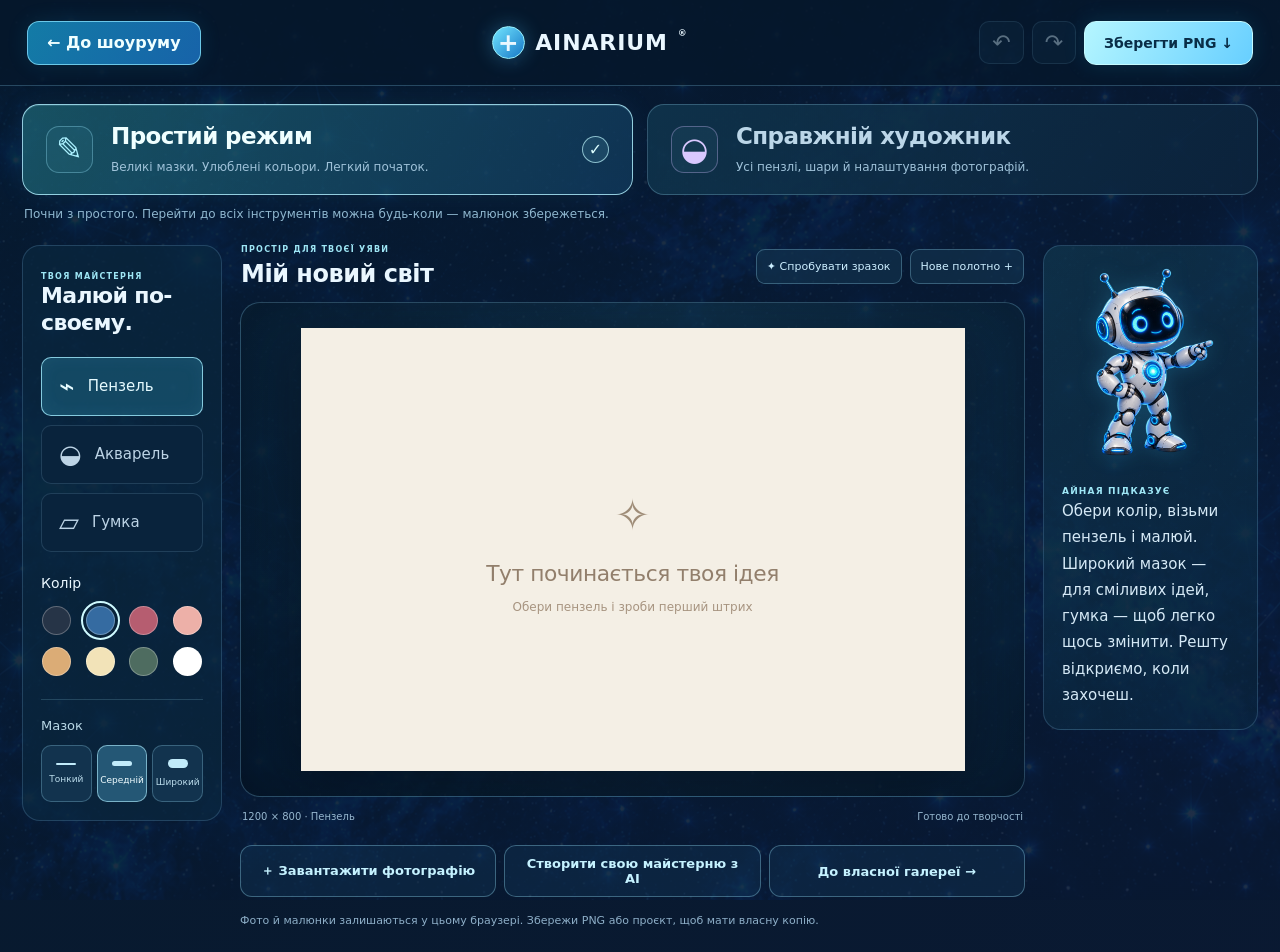
<file: web-course/public/studio.html>
<!doctype html>
<html lang="uk"><head><meta charset="utf-8"><meta name="viewport" content="width=device-width,initial-scale=1"><meta name="theme-color" content="#071a30"><title>AINARIUM · Майстерня малювання</title><link rel="stylesheet" href="assets/creative.css"><link rel="stylesheet" href="assets/studio.css"><link rel="stylesheet" href="assets/studio-modes.css"></head>
<body class="studio-app studio-simple"><header class="studio-header"><a class="return-link" href="app.html#showroom">← До шоуруму</a><a class="creative-brand" href="creative.html"><span>+</span> AINARIUM<sup>®</sup></a><div class="studio-header-actions"><button id="undoBtn" title="Скасувати · Ctrl Z" aria-label="Скасувати дію">↶</button><button id="redoBtn" title="Повторити · Ctrl Shift Z" aria-label="Повторити дію">↷</button><button id="sendToGalleryBtn" class="creative-primary" hidden>Додати на дошку ↗</button><button id="exportBtn" class="creative-primary">Зберегти PNG ↓</button></div></header>
<section class="studio-mode-section" aria-label="Обрати режим малювання"><div class="studio-mode-buttons" role="group" aria-label="Режим майстерні"><button type="button" id="simpleModeBtn" class="studio-mode-button" aria-pressed="true"><span class="mode-icon" aria-hidden="true">✎</span><span><strong>Простий режим</strong><small>Великі мазки. Улюблені кольори. Легкий початок.</small></span><span class="mode-indicator" aria-hidden="true">✓</span></button><button type="button" id="artistModeBtn" class="studio-mode-button" aria-pressed="false"><span class="mode-icon" aria-hidden="true">◒</span><span><strong>Справжній художник</strong><small>Усі пензлі, шари й налаштування фотографій.</small></span><span class="mode-indicator" aria-hidden="true">✓</span></button></div><p id="studioModeNote">Почни з простого. Перейти до всіх інструментів можна будь-коли — малюнок збережеться.</p></section>
<main class="studio-layout">
  <aside class="studio-tools" aria-label="Інструменти малювання"><div class="section-heading"><span class="creative-eyebrow">ТВОЯ МАЙСТЕРНЯ</span><h1>Малюй по-своєму.</h1></div><div id="toolList" class="tool-list" role="group" aria-label="Обрати інструмент"></div>
    <div class="brush-settings"><label for="brushSize">Розмір <output id="sizeValue">18</output></label><input type="range" id="brushSize" min="1" max="100" value="18"><label for="brushOpacity">Насиченість <output id="opacityValue">80%</output></label><input type="range" id="brushOpacity" min="5" max="100" value="80"><label class="fill-shape"><input type="checkbox" id="fillShape"> Залита фігура</label></div>
    <div class="color-heading"><span>Колір</span><input type="color" id="colorPicker" value="#356ba1" aria-label="Власний колір"></div><div id="palette" class="color-palette" role="group" aria-label="Палітра кольорів"></div>
    <div class="simple-widths" role="group" aria-label="Товщина пензля"><span>Мазок</span><div><button type="button" data-simple-width="12" aria-pressed="false"><i style="height:2px"></i>Тонкий</button><button type="button" data-simple-width="36" aria-pressed="true"><i style="height:5px"></i>Середній</button><button type="button" data-simple-width="72" aria-pressed="false"><i style="height:9px"></i>Широкий</button></div></div>
    <label class="paper-label" for="paperColor">Папір <input id="paperColor" type="color" value="#f4efe5"></label><label class="transparent-paper"><input type="checkbox" id="transparentPaper"> Прозорий фон</label>
  </aside>

  <section class="studio-workspace" aria-label="Полотно"><div class="canvas-toolbar"><div><span class="creative-eyebrow">ПРОСТІР ДЛЯ ТВОЄЇ УЯВИ</span><strong id="documentName">Мій новий світ</strong></div><div><button id="sampleBtn">✦ Спробувати зразок</button><button id="newBtn">Нове полотно +</button></div></div>
    <div class="canvas-viewport" id="canvasViewport"><div class="canvas-frame" id="canvasFrame"><canvas id="paintCanvas" width="1200" height="800" tabindex="0" aria-label="Полотно для малювання мишею, пальцем або пером"></canvas><div class="canvas-placeholder" id="canvasPlaceholder" aria-hidden="true"><span>✧</span><p>Тут починається твоя ідея</p><small>Обери пензель і зроби перший штрих</small></div></div></div>
    <div class="canvas-status"><span id="canvasInfo">1200 × 800 · Олівець</span><span id="saveStatus" role="status">Готово до творчості</span></div>
    <div class="studio-bottom-actions"><button id="loadPhotoBtn" class="creative-secondary">＋ Завантажити фотографію</button><button data-ai-prompt="studio" class="creative-secondary">Створити свою майстерню з AI</button><a href="gallery.html" class="creative-secondary">До власної галереї →</a></div>
    <p class="studio-privacy">Фото й малюнки залишаються у цьому браузері. Збережи PNG або проєкт, щоб мати власну копію.</p>
  </section>

  <aside class="studio-properties" aria-label="Шари та налаштування"><div class="studio-guide"><img src="assets/ainaya-point.webp" alt="Айная — твоя творча помічниця"><div><span class="creative-eyebrow">АЙНАЯ ПІДКАЗУЄ</span><p id="studioHint">Почни з кольору, який тобі подобається. Для акварелі обери більший пензель і малюй легкими рухами.</p></div></div>
    <section class="layers-section"><div class="property-heading"><h2>Шари</h2><button id="addLayerBtn" title="Додати прозорий шар">＋ Шар</button></div><p class="property-note">Малюнок — окремо, фото — окремо.</p><div id="layersList"></div><div class="layer-controls"><label for="layerOpacity">Прозорість шару <output id="layerOpacityValue">100%</output></label><input type="range" id="layerOpacity" min="0" max="100" value="100"><div><button id="moveLayerUp" aria-label="Підняти шар">↑ Вище</button><button id="moveLayerDown" aria-label="Опустити шар">↓ Нижче</button><button id="deleteLayerBtn" aria-label="Прибрати шар">×</button></div></div></section>
    <section class="photo-section" id="photoPanel"><div class="property-heading"><h2>Фотографія</h2><button id="replacePhotoBtn">Завантажити</button></div><p class="property-note" id="photoEmptyNote">Додай своє фото, налаштуй світло й малюй на прозорому шарі поверх.</p><div id="photoControls" hidden><label for="photoExposure">Експозиція <output id="exposureValue">0</output></label><input type="range" id="photoExposure" min="-2" max="2" step="0.05" value="0"><label for="photoContrast">Контраст <output id="contrastValue">100%</output></label><input type="range" id="photoContrast" min="0" max="200" value="100"><label for="photoSaturation">Колір <output id="saturationValue">100%</output></label><input type="range" id="photoSaturation" min="0" max="200" value="100"><label for="photoOpacity">Прозорість фото <output id="photoOpacityValue">100%</output></label><input type="range" id="photoOpacity" min="0" max="100" value="100"><label for="photoFit">Розміщення</label><select id="photoFit"><option value="contain">Фото повністю</option><option value="cover">Заповнити полотно</option></select><div class="photo-buttons"><button id="rotatePhotoBtn">↻ 90°</button><button id="resetPhotoBtn">Скинути</button><button id="removePhotoBtn">Прибрати</button></div></div></section>
    <section class="project-section"><h2>Збережи свою роботу</h2><button id="saveProjectBtn">Завантажити проєкт із шарами ↓</button><button id="openProjectBtn">Відкрити збережений проєкт ↑</button><small>PNG — готовий малюнок. Проєкт — фото, кольори та всі шари для продовження.</small></section>
  </aside>
</main>
<input type="file" id="photoInput" accept="image/jpeg,image/png,image/webp,image/avif,image/gif" hidden><input type="file" id="projectInput" accept=".json,.ainarium.json" hidden>
<dialog id="newCanvasDialog" class="ai-dialog"><div class="ai-dialog-head"><h2>Нове полотно</h2><button class="dialog-close" aria-label="Закрити">×</button></div><p>Обери формат. Попередню роботу можна повернути кнопкою «Скасувати».</p><label for="newTitle">Назва роботи</label><input id="newTitle" maxlength="80" value="Мій новий світ"><label for="newFormat">Формат</label><select id="newFormat"><option value="1200x800">Альбом · 1200 × 800</option><option value="1000x1000">Квадрат · 1000 × 1000</option><option value="800x1200">Портрет · 800 × 1200</option></select><div class="ai-dialog-actions"><button id="createCanvasBtn" class="creative-primary">Створити полотно</button></div></dialog>
<script type="module" src="assets/studio.mjs"></script><script src="assets/creative-transfer.js" defer></script></body></html>
</file>
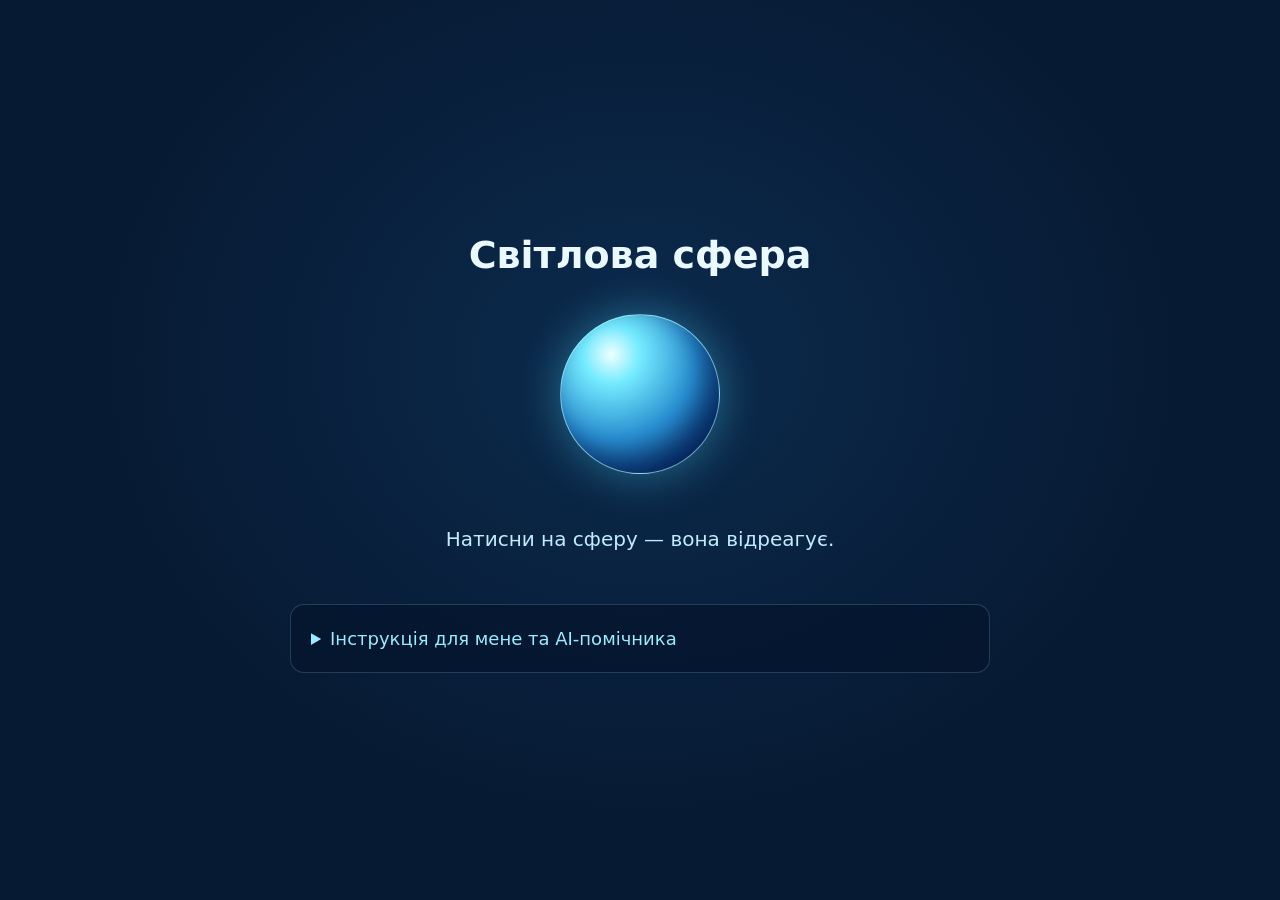
<file: web-course/public/assets/library/AINARIUM-live-orb.html>
<!doctype html>
<html lang="uk"><head><meta charset="utf-8"><meta name="viewport" content="width=device-width,initial-scale=1"><title>AINARIUM — світлова сфера</title><style>
*{box-sizing:border-box}body{margin:0;min-height:100svh;display:flex;flex-direction:column;align-items:center;justify-content:center;gap:30px;padding:36px;background:radial-gradient(ellipse at 50% 40%,#154c8155,transparent 60%),#071a33;color:#eaf8ff;font:20px/1.5 system-ui,sans-serif}h1{font-size:38px;text-align:center;margin:0}.ainarium-orb{appearance:none;width:160px;height:160px;border-radius:50%;border:1px solid #b4f4ff99;background:radial-gradient(circle at 32% 25%,#eeffff,#74ebff 18%,#278ccf 53%,#082d65 82%);box-shadow:0 0 45px #4ad9ff66,inset -12px -12px 26px #001a4e88;cursor:pointer;animation:orb-float 5s ease-in-out infinite;transition:filter .2s,box-shadow .2s}.ainarium-orb:hover{filter:brightness(1.2)}.ainarium-orb.is-awake{box-shadow:0 0 80px #87f9ffbb,inset -12px -12px 26px #001a4e66;filter:hue-rotate(25deg)}.ainarium-orb:focus-visible{outline:3px solid #ecffff;outline-offset:10px}#orb-status{min-height:30px;color:#c1ebff;text-align:center}details{width:min(100%,700px);padding:20px;border:1px solid #9cdeff33;border-radius:14px;background:#06152ba6;font-size:18px}summary{color:#9ceaff;cursor:pointer}code{color:#c7f5ff}@keyframes orb-float{0%,100%{transform:translateY(8px)}50%{transform:translateY(-8px)}}@media(prefers-reduced-motion:reduce){.ainarium-orb{animation:none;transition:none}}
</style></head><body><h1>Світлова сфера</h1><button class="ainarium-orb" type="button" aria-label="Активувати світлову сферу" aria-pressed="false"></button><p id="orb-status" role="status">Натисни на сферу — вона відреагує.</p><details><summary>Інструкція для мене та AI-помічника</summary><p>Покажи цей файл Codex або Claude: «Додай у мій сайт елемент <code>.ainarium-orb</code>. Перенеси стилі та обробник натискання. Залиш доступ із клавіатури, стан <code>aria-pressed</code> і підтримку зменшеного руху».</p><p>Самостійний приклад: весь HTML, CSS і JavaScript міститься в цьому файлі, зовнішніх залежностей немає.</p></details><script>const orb=document.querySelector('.ainarium-orb');orb.addEventListener('click',()=>{const awake=orb.classList.toggle('is-awake');orb.setAttribute('aria-pressed',String(awake));document.getElementById('orb-status').textContent=awake?'Сферу активовано. Натисни ще раз, щоб повернути спокійне світло.':'Сфера повернулася до спокійного світла.';});</script></body></html>
</file>
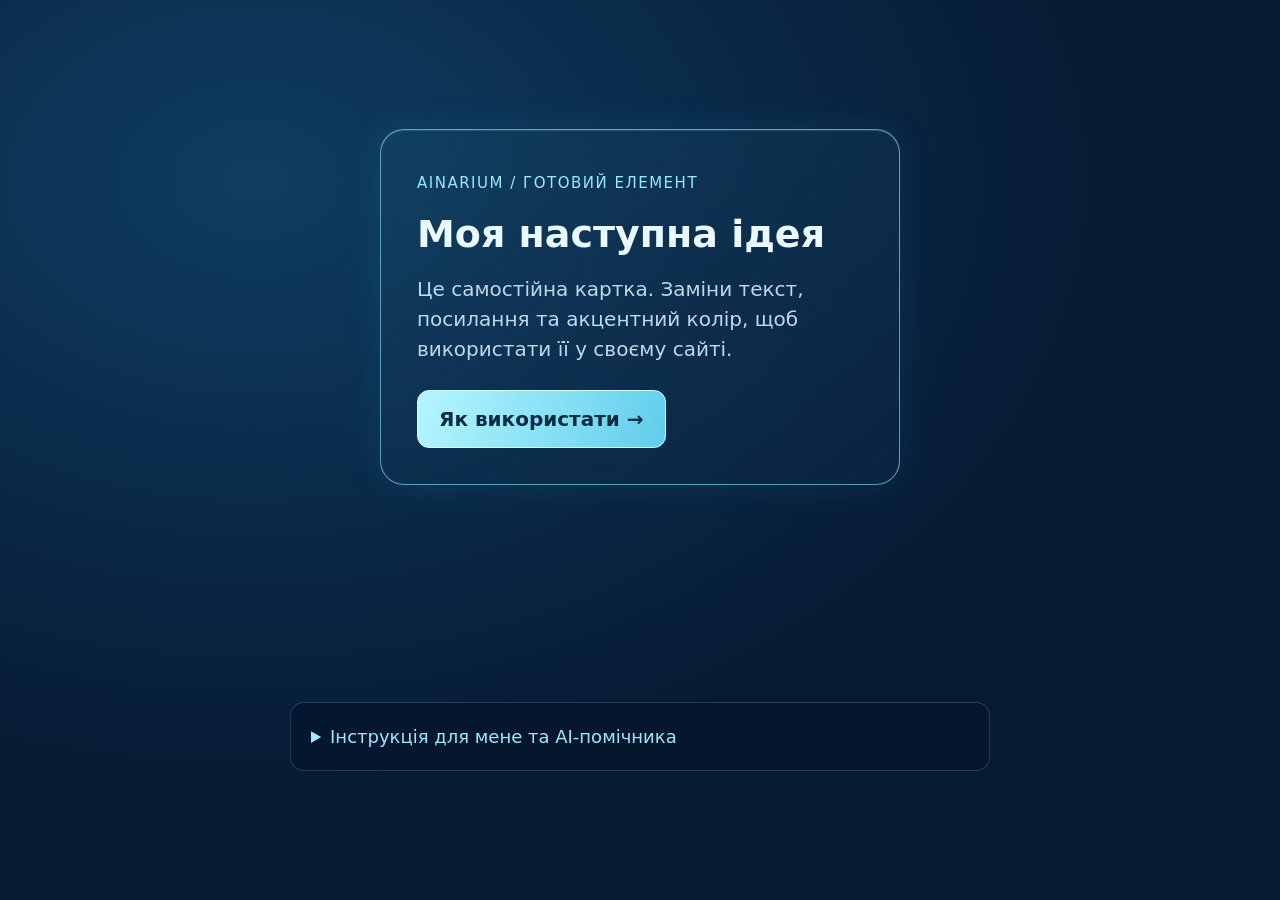
<file: web-course/public/assets/library/AINARIUM-neon-card.html>
<!doctype html>
<html lang="uk"><head><meta charset="utf-8"><meta name="viewport" content="width=device-width,initial-scale=1"><title>AINARIUM — неонова картка</title><style>
*{box-sizing:border-box}body{margin:0;min-height:100svh;display:grid;place-items:center;gap:30px;padding:36px;background:radial-gradient(ellipse at 20% 20%,#155b8b88,transparent 60%),#071a33;color:#eaf8ff;font:20px/1.5 system-ui,sans-serif}.ainarium-card{width:min(100%,520px);padding:36px;border:1px solid #96ebff99;border-radius:24px;background:linear-gradient(145deg,#174e6d66,#0c2545cc);box-shadow:0 0 35px #23caff1a,inset 0 1px 0 #e5ffff26;backdrop-filter:blur(12px);transition:transform .2s,box-shadow .2s}.ainarium-card:hover{transform:translateY(-4px);box-shadow:0 0 45px #23caff33}.ainarium-card small{color:#99eaff;letter-spacing:.1em;font-size:15px}.ainarium-card h1{font-size:38px;line-height:1.1;margin:18px 0}.ainarium-card p{color:#bfd8eb;margin:0 0 26px}.ainarium-card a{display:inline-block;padding:13px 21px;background:linear-gradient(110deg,#b5f6ff,#60cdeb);border:1px solid #d4ffff;border-radius:12px;color:#082d42;text-decoration:none;font-weight:700}.ainarium-card a:focus-visible{outline:3px solid white;outline-offset:5px}details{width:min(100%,700px);padding:20px;border:1px solid #9cdeff33;border-radius:14px;background:#06152ba6;font-size:18px}summary{color:#9ceaff;cursor:pointer}code{overflow-wrap:anywhere;color:#c7f5ff}@media(prefers-reduced-motion:reduce){.ainarium-card{transition:none}}
</style></head><body><article class="ainarium-card"><small>AINARIUM / ГОТОВИЙ ЕЛЕМЕНТ</small><h1>Моя наступна ідея</h1><p>Це самостійна картка. Заміни текст, посилання та акцентний колір, щоб використати її у своєму сайті.</p><a href="#instructions">Як використати →</a></article><details id="instructions"><summary>Інструкція для мене та AI-помічника</summary><p>Покажи Codex або Claude цей файл і попроси: «Перенеси картку <code>.ainarium-card</code> та її стилі в мій сайт. Збережи читабельність, реакцію на наведення та підтримку зменшеного руху. Заміни текст і посилання на мої».</p><p>У цьому файлі весь потрібний HTML і CSS. Зовнішніх бібліотек та зображень немає. Підготовлений приклад AINARIUM.</p></details></body></html>
</file>
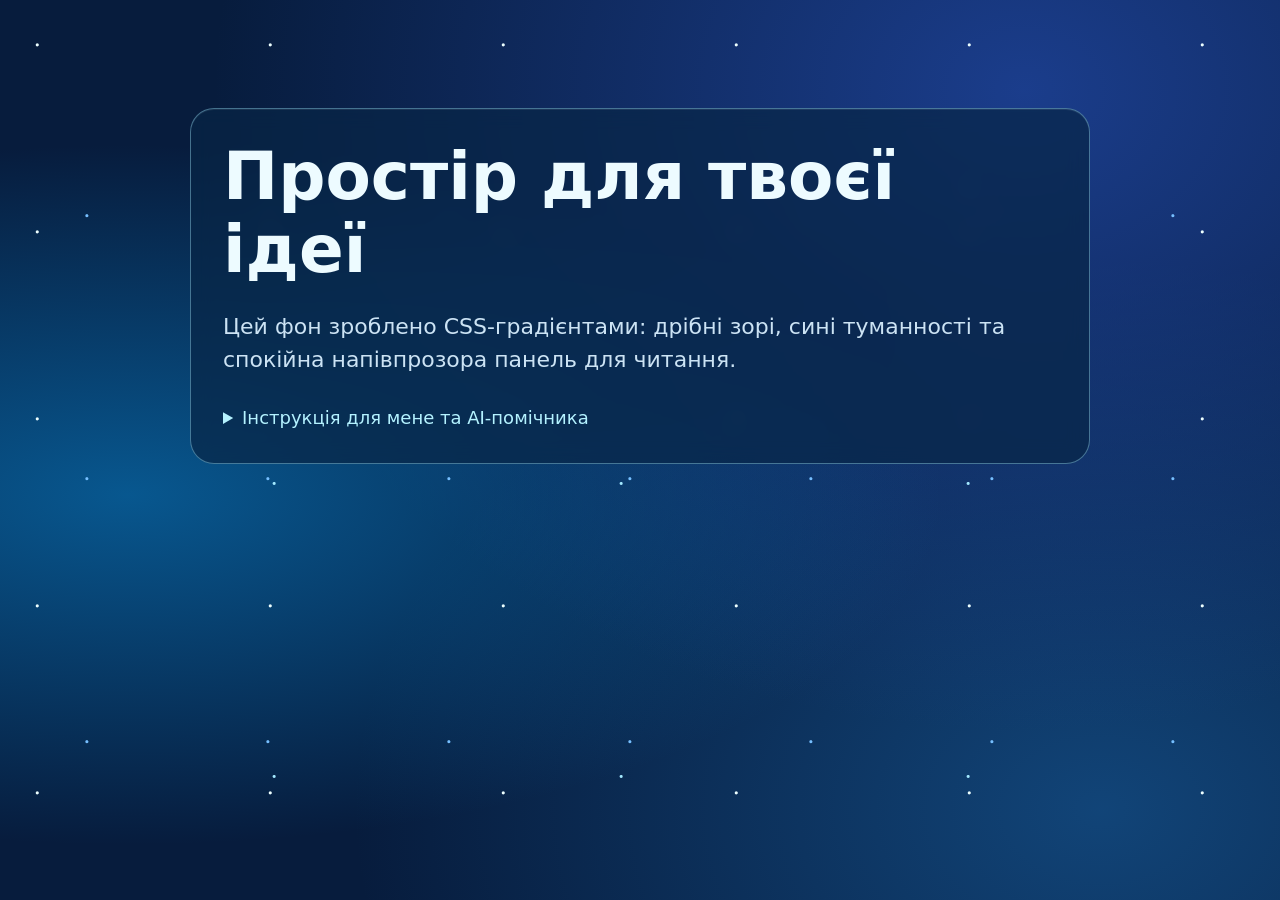
<file: web-course/public/assets/library/AINARIUM-space-sky.html>
<!doctype html>
<html lang="uk"><head><meta charset="utf-8"><meta name="viewport" content="width=device-width,initial-scale=1"><title>AINARIUM — космічне небо</title><style>
*{box-sizing:border-box}body{margin:0;min-height:100svh;color:#edfbff;font:22px/1.5 system-ui,sans-serif}.ainarium-sky{position:fixed;inset:0;z-index:-1;background:radial-gradient(circle at 16% 24%,#edffff 0 1px,transparent 2px) 0 0/233px 187px,radial-gradient(circle at 79% 65%,#a3e9ff 0 1px,transparent 2px) 0 0/347px 293px,radial-gradient(circle at 48% 82%,#76bfff 0 1px,transparent 2px) 0 0/181px 263px,radial-gradient(ellipse at 10% 55%,#0877bba6,transparent 50%),radial-gradient(ellipse at 80% 10%,#234badb3,transparent 56%),radial-gradient(ellipse at 86% 90%,#185f9f99,transparent 48%),#071c3d}main{width:min(100% - 48px,900px);margin:auto;padding:12svh 0}h1{font-size:clamp(38px,6vw,66px);line-height:1.1;margin:0 0 24px}p{color:#cce3f4}.example-panel{padding:32px;border:1px solid #a4e8ff66;border-radius:24px;background:#082547b3;backdrop-filter:blur(10px);box-shadow:inset 0 1px 0 #e7fbff15}details{margin-top:28px;font-size:18px}summary{color:#b4f2ff;cursor:pointer}code{color:#d3faff;overflow-wrap:anywhere}
</style></head><body><div class="ainarium-sky" aria-hidden="true"></div><main><div class="example-panel"><h1>Простір для твоєї ідеї</h1><p>Цей фон зроблено CSS-градієнтами: дрібні зорі, сині туманності та спокійна напівпрозора панель для читання.</p><details><summary>Інструкція для мене та AI-помічника</summary><p>Покажи Codex або Claude цей файл: «Використай <code>.ainarium-sky</code> як суцільний фон мого сайту. Залиш світлий читабельний текст і напівпрозорі панелі під довгими поясненнями. Не накривай весь фон непрозорою темною коробкою».</p><p>Це окремий підготовлений приклад стилю, а не копія повного намальованого фону курсу. Працює без зовнішніх зображень і бібліотек.</p></details></div></main></body></html>
</file>
<file: web-course/public/games/style.css>
@font-face{font-family:LocalSystem;src:local('Segoe UI')}*{box-sizing:border-box}button,a{-webkit-tap-highlight-color:transparent}button{font:inherit;cursor:pointer}button:disabled{cursor:default;opacity:.4}[hidden]{display:none!important}:root{color-scheme:dark;font-family:LocalSystem,'Segoe UI',system-ui,sans-serif;color:#e9f7ff;background:#061329;--cyan:#84edff;--muted:#9ab8d0;--line:#78c9ee33}body{margin:0;min-width:320px}.sky{position:fixed;inset:0;background:linear-gradient(110deg,#031127c9,#04152e9c 60%,#06132ad9),url('assets/sky.png') center/cover;z-index:-2}.sky:after{content:'';position:absolute;inset:0;background:radial-gradient(ellipse at 20% 0%,#26c9ff1c,transparent 55%),radial-gradient(ellipse at 100% 90%,#735bff22,transparent 50%)}.app{max-width:1640px;margin:auto;padding:0 44px}.topbar{height:100px;display:flex;align-items:center;justify-content:space-between;gap:24px;border-bottom:1px solid var(--line)}.brand{display:flex;align-items:center;gap:12px;color:#edfaff;text-decoration:none;font-size:23px;font-weight:800;letter-spacing:.035em}.brand-symbol{display:grid;place-items:center;width:39px;height:39px;font:700 35px/1 system-ui;border:1px solid #9ef7ff;border-radius:50%;background:radial-gradient(circle at 30% 20%,#6dddff,#126dc6 65%,#133657);box-shadow:0 0 22px #2db9ff44}.brand sup{font-size:9px;vertical-align:top}.brand small{display:block;font-size:8px;letter-spacing:.19em;color:#92bed8;margin-top:3px}.station-label{font-size:13px;letter-spacing:.13em;color:#a5c8df;text-transform:uppercase;display:flex;align-items:center;gap:10px}.station-label i,.signal i{width:5px;height:5px;border-radius:50%;background:#9fffdc;box-shadow:0 0 9px #62ffcc;display:inline-block}.icon-button{border:1px solid var(--line);border-radius:99px;background:#0c263b80;color:#b6d8e9;padding:11px 16px;font-size:13px;min-height:44px}.icon-button:hover{border-color:#8de9ff}.icon-button[aria-pressed=true]{color:#9fffdc;border-color:#9fffdc66}.intro{display:flex;justify-content:space-between;align-items:center;gap:28px;padding:36px 0 29px}.eyebrow{font-size:10px;letter-spacing:.2em;font-weight:700;color:#88c7e1;margin:0 0 12px}h1{font-size:clamp(34px,3.3vw,54px);font-weight:650;letter-spacing:-.045em;margin:0;line-height:1.12}h1 em{font-style:normal;background:linear-gradient(100deg,#c5fcff,#68d7ff 65%,#b8c7ff);background-clip:text;color:transparent;filter:drop-shadow(0 0 20px #36ceff35)}.intro-copy{color:#afc9dd;font-size:16px;margin:12px 0 0}.constellation{width:220px;flex:none;text-align:center;color:#9ebed4;font-size:11px}.constellation svg{width:220px;height:60px;overflow:visible}.constellation path{fill:none;stroke:#76b3d452;stroke-dasharray:3 5}.constellation circle{fill:#12324d;stroke:#83bed3;stroke-width:1.5;transition:.7s}.constellation circle.lit{fill:#c4fcff;stroke:#edffff;filter:drop-shadow(0 0 6px #3fddff)}.missions{display:grid;grid-template-columns:repeat(4,1fr);gap:10px;margin-bottom:20px}.mission{position:relative;display:flex;align-items:center;text-align:left;gap:14px;min-height:82px;background:#0b2239a8;border:1px solid #8cb4d12b;color:#effaff;border-radius:14px;padding:17px 18px;transition:border-color .2s,background .2s,transform .2s}.mission:hover{background:#153e55b0;transform:translateY(-2px)}.mission.active{border-color:#8beaffb3;background:linear-gradient(115deg,#11516e99,#102c4dab);box-shadow:inset 0 1px #b4faff25,0 0 25px #19bcff0d}.mission-number{position:absolute;right:12px;top:9px;font-size:9px;letter-spacing:.1em;color:#7696af}.mission-symbol{font-size:31px;line-height:1;color:#8adfff;font-family:system-ui;width:35px;text-align:center}.mission:nth-child(2) .mission-symbol{color:#ccb6ff}.mission:nth-child(3) .mission-symbol{color:#ffdb9d}.mission:nth-child(4) .mission-symbol{color:#93efc5}.mission b{display:block;font-size:15px;font-weight:650;line-height:1.4}.mission small{display:block;font-size:11px;color:#9fbcd2;margin-top:3px}.mission-check{position:absolute;right:12px;bottom:8px;font-size:12px;color:#a0ffd5}.cockpit{display:grid;grid-template-columns:minmax(0,1fr) 285px;gap:20px;align-items:stretch}.play-panel{min-width:0;border:1px solid #7ddcff75;border-radius:19px;background:#05162bd9;overflow:hidden;box-shadow:0 0 0 5px #59cfff05,0 14px 65px #0003,0 0 50px #1282ae15}.hud{height:58px;display:flex;align-items:center;gap:20px;padding:0 22px;border-bottom:1px solid #78d6ff27;background:#0e2844a3}.mission-tag{font-size:10px;font-weight:700;letter-spacing:.13em;color:#9dd8ee;margin-right:auto}.hud-stat{font-size:12px;color:#98b9cf;white-space:nowrap}.hud-stat b{font:600 17px/1 system-ui;color:#f3fdff;margin-left:7px}.hud-hearts{color:#ffb4c7;font-size:17px;letter-spacing:3px;white-space:nowrap}.pause-button{background:transparent;border:1px solid #8ac5e645;color:#cdf2ff;border-radius:8px;width:35px;height:34px;font-weight:700}.viewport{position:relative;aspect-ratio:5/3;background:#06142b;isolation:isolate;overflow:hidden}canvas{width:100%;height:100%;display:block;touch-action:none;outline:none}canvas:focus-visible{outline:2px solid #bafaff;outline-offset:-3px}.scene-vignette{pointer-events:none;position:absolute;inset:0;box-shadow:inset 0 0 65px #020e2580;z-index:1}.overlay{position:absolute;inset:0;z-index:3;display:grid;place-items:center;padding:26px;text-align:center;background:linear-gradient(180deg,#03152935,#03132999);backdrop-filter:blur(2px)}.overlay-content{max-width:490px;animation:reveal .6s both}.overlay-kicker{font-size:9px;letter-spacing:.19em;color:#8ed6ee;font-weight:600}.orbit-icon{display:grid;place-items:center;margin:24px auto 20px;width:74px;height:74px;border:1px solid #94ecffa1;border-radius:22px;transform:rotate(-8deg);background:linear-gradient(140deg,#19749b55,#11366566);box-shadow:inset 0 0 18px #43ccff22,0 0 35px #29c4ff33;font:400 43px/1 system-ui;color:#d7fdff}.overlay h2{font-size:clamp(24px,2.3vw,38px);line-height:1.16;letter-spacing:-.035em;font-weight:650;margin:0 0 15px;text-wrap:balance}.overlay p{font-size:16px;color:#bfd9e9;line-height:1.65;margin:0 auto 24px;max-width:400px;text-wrap:balance}.primary{display:inline-flex;align-items:center;justify-content:space-between;gap:35px;min-height:55px;background:linear-gradient(110deg,#a0f5ff,#64cfff);color:#052540;border:1px solid #c5faff;border-radius:12px;padding:14px 23px;font-weight:750;font-size:16px;box-shadow:0 0 28px #3fcfff3b,inset 0 1px #fff9}.primary:hover{filter:brightness(1.09);box-shadow:0 0 38px #3fcfff66}.primary span{font-size:24px;font-weight:400}.text-button{display:block;margin:15px auto 0;background:none;border:0;color:#addcf2;font-size:13px;padding:8px;text-decoration:underline;text-underline-offset:4px}.flightline{height:42px;display:flex;align-items:center;justify-content:space-between;padding:0 19px;border-top:1px solid #88ccff22;color:#9ab9d1;font-size:11px;gap:12px}.flightline>span:last-child{font-variant-numeric:tabular-nums;color:#b7d4e5}.guide-panel{border:1px solid #8ac5e52b;border-radius:19px;background:linear-gradient(145deg,#13394b99,#091a329e 65%);padding:21px;display:flex;flex-direction:column}.guide-top{display:flex;justify-content:space-between}.signal{font-size:9px;letter-spacing:.12em;font-weight:650;color:#b2dcee;display:flex;align-items:center;gap:7px}.tiny-stars{font-size:12px;color:#78c9ef}.narrator{position:relative;height:203px;display:flex;justify-content:center;align-items:center;margin:9px 0 0}.narrator img{height:187px;width:160px;object-fit:contain;filter:drop-shadow(0 0 18px #29c8ff54);animation:float 5s ease-in-out infinite;z-index:1}.narrator-orbit{position:absolute;bottom:14px;width:145px;height:27px;border:1px solid #61d9ff80;border-radius:50%;background:#2cc7ff11;box-shadow:0 0 25px #31bfff22}.hologram-label{position:absolute;bottom:0;font-size:7px;letter-spacing:.22em;color:#76b0cb}.guide-message{position:relative;margin:9px 0 24px;padding:15px 17px;border:1px solid #84dfff52;border-radius:13px;background:#0c3157a6;box-shadow:inset 0 1px #b2faff09}.guide-message p{font-size:15px;line-height:1.6;margin:0;color:#d8f0ff}.speech-tail{position:absolute;top:-5px;left:50%;width:9px;height:9px;background:#124166;border-top:1px solid #84dfff52;border-left:1px solid #84dfff52;transform:rotate(45deg)}.mission-details h3{font-size:17px;font-weight:600;line-height:1.35;margin:0 0 10px}.mission-details p{font-size:13px;line-height:1.7;color:#a9c5d9;margin:0}.legend{display:flex;flex-wrap:wrap;gap:10px;margin-top:17px}.legend>span{font-size:10px;display:flex;gap:5px;align-items:center;color:#b9d5e8}.legend i{width:7px;height:7px;display:inline-block}.spark-dot{background:#9bf4ff;box-shadow:0 0 7px #4fe4ff;transform:rotate(45deg)}.shield-dot{border:1px solid #b5a0ff;border-radius:50%}.rock-dot{background:#a98db2;border-radius:2px}.record{color:#86afc7;font-size:11px;line-height:1.5;border-top:1px solid #8ac6e52b;padding-top:15px;margin:auto 0 0}.game-banner{position:absolute;top:18px;left:50%;max-width:90%;width:max-content;transform:translateX(-50%);border:1px solid #b1edff66;border-radius:99px;background:#0a2b49eb;color:#dcf8ff;padding:9px 18px;font-size:13px;z-index:2;pointer-events:none;opacity:0;transition:opacity .25s}.game-banner.show{opacity:1}.ability{position:absolute;right:18px;bottom:18px;z-index:2;border:1px solid #d4c1ff99;border-radius:50%;width:79px;height:79px;background:radial-gradient(circle,#4a3880bf,#172249ed);box-shadow:0 0 25px #ad79ff33;color:#f0eaff;font-weight:650;font-size:13px;touch-action:none}.ability small{display:block;font-size:8px;color:#c6b5e3;margin-top:4px}.ability:disabled{opacity:.45}footer{display:flex;justify-content:space-between;gap:15px;color:#7f9eb9;font-size:11px;padding:23px 0 28px}footer b{color:#a4c9e1;font-weight:500}kbd{font:inherit;border:1px solid #6989a65c;border-radius:3px;padding:1px 4px}button:focus-visible,a:focus-visible{outline:3px solid #cbf9ff;outline-offset:4px}@keyframes float{50%{transform:translateY(-7px)}}@keyframes reveal{from{opacity:0;transform:translateY(12px)}to{opacity:1;transform:none}}body.playing .intro{display:none}body.playing .missions{margin-top:22px}body.playing .guide-message{margin-bottom:18px}body.playing .viewport{max-height:calc(100dvh - 270px);min-height:290px}body.playing .cockpit{align-items:start}
@media(min-width:1500px){.guide-panel{padding:25px}.narrator{height:235px}.narrator img{height:220px;width:190px}.guide-message p{font-size:17px}.mission-details p{font-size:15px}.mission-details h3{font-size:20px}.record{font-size:12px}.cockpit{grid-template-columns:minmax(0,1fr) 315px}}
@media(max-width:1100px){.app{padding:0 24px}.cockpit{grid-template-columns:minmax(0,1fr) 235px;gap:14px}.guide-panel{padding:16px}.narrator{height:150px}.narrator img{height:140px;width:125px}.guide-message{margin-bottom:17px;padding:12px}.guide-message p{font-size:13px}.mission-details p{font-size:12px}.mission-details h3{font-size:15px}.mission{gap:7px;padding:14px 11px}.mission b{font-size:13px}.mission-symbol{width:29px}.mission small{font-size:10px}.hud{gap:13px;padding:0 15px}.hud-stat{font-size:10px}.hud-hearts{font-size:14px}.mission-tag{font-size:8px}.station-label{font-size:10px}.record{margin-top:16px}}
@media(max-width:760px){.app{padding:0 17px}.topbar{height:76px;gap:12px}.brand{font-size:19px;gap:9px}.brand-symbol{height:32px;width:32px;font-size:29px}.brand small{font-size:6px}.station-label{display:none}.icon-button{padding:10px 12px;font-size:11px}.intro{padding:27px 0 24px}.intro .eyebrow{font-size:8px;letter-spacing:.13em}.intro-copy{font-size:14px}.constellation{display:none}.missions{grid-template-columns:repeat(2,1fr);gap:8px;margin-bottom:15px}.mission{min-height:72px;border-radius:11px;padding:13px 10px}.mission b{font-size:12px}.mission small{font-size:9px}.mission-symbol{font-size:27px}.mission-number{font-size:8px;top:6px;right:8px}.cockpit{display:flex;flex-direction:column;gap:14px}.play-panel{width:100%;border-radius:15px}.viewport{aspect-ratio:5/4;min-height:310px}canvas{object-fit:fill}.hud{height:50px;gap:10px;padding:0 12px}.mission-tag{font-size:7px;letter-spacing:.07em}.hud-stat{font-size:9px}.hud-stat b{font-size:13px;margin-left:4px}.hud-hearts{font-size:12px;letter-spacing:1px}.pause-button{width:29px;height:29px}.flightline{font-size:9px;min-height:40px;height:auto;padding:10px 12px;line-height:1.4}.overlay{padding:19px}.overlay-kicker{font-size:7px}.orbit-icon{width:51px;height:51px;border-radius:15px;font-size:31px;margin:17px auto}.overlay h2{font-size:25px}.overlay p{font-size:13px;line-height:1.6;margin-bottom:19px}.primary{font-size:14px;min-height:48px;padding:10px 19px}.guide-panel{position:relative;width:100%;min-height:180px;padding:20px 130px 20px 19px}.guide-top{margin-bottom:17px}.narrator{position:absolute;right:5px;top:15px;width:115px;height:150px;margin:0}.narrator img{width:110px;height:143px}.narrator-orbit{width:90px;bottom:4px}.hologram-label{display:none}.guide-message{margin:0;border:none;padding:0;background:none;box-shadow:none}.guide-message p{font-size:15px}.speech-tail{display:none}.mission-details{margin-top:15px}.mission-details .eyebrow,.mission-details h3,.legend,.record,.tiny-stars{display:none}.mission-details p{font-size:11px;line-height:1.6}.signal{font-size:8px}.ability{width:67px;height:67px;right:12px;bottom:12px;font-size:11px}footer{font-size:10px;line-height:1.6;padding:20px 0}footer>span:last-child{display:none}body.playing .topbar{height:60px}body.playing .missions{margin-top:12px;gap:6px}body.playing .mission{min-height:49px;padding:8px 10px}body.playing .mission small,body.playing .mission-number{display:none}body.playing .mission-symbol{font-size:21px;width:24px}body.playing .viewport{min-height:280px;max-height:none}body.playing .guide-panel{min-height:120px;padding-top:15px;padding-bottom:15px}body.playing .narrator{height:100px;top:6px}body.playing .narrator img{height:100px;width:90px}body.playing .mission-details{display:none}.game-banner{font-size:11px;padding:8px 13px;white-space:normal;text-align:center;width:85%}}
@media(prefers-reduced-motion:reduce){*,*:before,*:after{animation:none!important;scroll-behavior:auto!important;transition:none!important}}
.quest-actions{position:absolute;inset:0;z-index:2;pointer-events:none}.quest-node-button{position:absolute;transform:translate(-50%,-50%);width:11%;height:18%;border:0;border-radius:50%;background:transparent;pointer-events:auto}.quest-node-button:focus-visible{outline:2px solid #e4ffff;outline-offset:5px;background:#a8f2ff12}
.viewport{width:100%}
@media(min-width:761px) and (max-height:850px){.topbar{height:70px}.intro{padding:22px 0}.intro h1{font-size:38px}.intro-copy{font-size:14px}.mission{min-height:64px;padding:12px 15px}.missions{margin-bottom:14px}.hud{height:50px}.viewport{max-height:calc(100dvh - 410px);min-height:290px}.flightline{height:36px}.guide-panel{padding:16px}.narrator{height:105px;margin:3px 0}.narrator img{height:100px;width:92px}.narrator-orbit{width:100px;bottom:0}.hologram-label{display:none}.guide-message{margin:10px 0 15px;padding:12px 14px}.guide-message p{font-size:14px}.mission-details h3{font-size:16px}.mission-details p{font-size:12px;line-height:1.6}.legend{margin-top:12px}.record{display:none}footer{padding:16px 0}body.playing .missions{margin-top:12px}body.playing .viewport{min-height:260px;max-height:calc(100dvh - 310px)}}.quest-node-button{min-width:44px;min-height:44px}
@media(min-width:761px) and (max-height:850px){.overlay{padding:16px}.overlay-kicker{font-size:8px}.orbit-icon{width:42px;height:42px;margin:12px auto;font-size:27px;border-radius:14px}.overlay h2{font-size:26px;margin-bottom:10px}.overlay p{font-size:14px;line-height:1.5;margin-bottom:15px;max-width:440px}.primary{min-height:46px;font-size:14px;padding:10px 20px}}
</file>
<file: web-course/public/assets/creative.css>
:root{color-scheme:dark;--ink:#eaf7ff;--muted:#b3cddd;--cyan:#a3f0ff;--line:#8cd9ff40}*{box-sizing:border-box}[hidden]{display:none!important}body{margin:0;min-width:320px;font-family:'Segoe UI',system-ui,sans-serif;color:var(--ink);background:#07192e}body.creative-hub{background:linear-gradient(120deg,#03172dc9,#071a35c9),url('course-sky.png') center/cover fixed}button,input,select,textarea{font:inherit}button,a{-webkit-tap-highlight-color:transparent}button{cursor:pointer}button:disabled{cursor:default;opacity:.4}a{color:inherit}button:focus-visible,a:focus-visible,input:focus-visible,select:focus-visible{outline:3px solid #b7f5ff;outline-offset:3px}.creative-wrap{max-width:1440px;padding:0 40px;margin:auto}.creative-header{display:flex;gap:26px;align-items:center;justify-content:space-between;min-height:94px;border-bottom:1px solid var(--line)}.return-link{display:inline-flex;align-items:center;justify-content:center;min-height:44px;padding:10px 19px;border:1px solid #8ae6ffbd;border-radius:12px;background:linear-gradient(120deg,#137ba6,#1763a9);color:#efffff;text-decoration:none;font-weight:650;font-size:16px;box-shadow:0 0 22px #28beff1c}.creative-brand{font-size:22px;font-weight:750;letter-spacing:.04em;text-decoration:none;display:flex;align-items:center;gap:10px}.creative-brand span{display:grid;place-items:center;font:700 25px/1 system-ui;width:33px;height:33px;background:linear-gradient(135deg,#73e6ff,#1677c7);border:1px solid #99f3ff;border-radius:50%;box-shadow:0 0 20px #47bfff55}.creative-brand sup{font-size:9px;align-self:flex-start;margin-top:2px}.header-note{font-size:12px;color:#9cbdd5}.creative-hero{display:grid;grid-template-columns:1fr 400px;gap:55px;padding:56px 0 42px;align-items:center}.creative-eyebrow{font-size:11px;letter-spacing:.16em;color:#9ee6f5;font-weight:650;margin:0 0 17px}.creative-hero h1{font-size:clamp(38px,4.8vw,66px);line-height:1.08;letter-spacing:-.045em;margin:0 0 22px;font-weight:650}.creative-hero h1 em{font-style:normal;color:#a3edff;text-shadow:0 0 30px #3cc4ff33}.creative-hero>div>p:last-child{font-size:19px;line-height:1.6;max-width:600px;color:#b8d1e5}.hub-guide{display:flex;align-items:center;gap:10px}.hub-guide img{width:142px;height:224px;object-fit:contain;filter:drop-shadow(0 0 25px #33cfff44)}.hub-guide p{font-size:17px;line-height:1.65;border:1px solid #87dfff55;border-radius:20px;padding:23px;background:#103e5980}.creative-destinations{display:grid;grid-template-columns:1fr 1fr;gap:25px}.destination{border:1px solid #96dbff52;border-radius:24px;overflow:hidden;background:#0b2846b3}.destination-visual{height:240px;display:block;position:relative;overflow:hidden;border-bottom:1px solid #97dfff35;background:radial-gradient(ellipse at 55% 90%,#25aec744,transparent 60%),#081c38;text-decoration:none}.games-destination .destination-visual{background:linear-gradient(130deg,#081a3f66,#081a3f99),url('course-sky.png') center/cover}.mini-orbits{position:absolute;width:240px;height:240px;left:50%;top:48%;transform:translate(-50%,-50%)}.mini-orbits i{position:absolute;inset:30px;border:1px solid #89dcff77;border-radius:50%;transform:rotate(-25deg) scaleY(.4);box-shadow:0 0 25px #56cfff22}.mini-orbits i:nth-child(2){transform:rotate(45deg) scaleY(.4)}.mini-orbits i:nth-child(3){transform:rotate(100deg) scaleY(.4)}.visual-ship{position:absolute;inset:0;display:grid;place-items:center;font:400 99px/1 system-ui;color:#c1faff;text-shadow:0 0 25px #7adfff;transform:rotate(5deg)}.visual-label{position:absolute;left:25px;bottom:20px;font-size:10px;letter-spacing:.15em;color:#b4e5f4}.mini-art{position:absolute;width:235px;height:159px;left:50%;top:45%;transform:translate(-50%,-50%) rotate(-6deg);background:#f0e6d2;border:6px solid #c2dbe6;box-shadow:14px 14px 0 #0c4068,0 0 45px #76c9e822;overflow:hidden}.mini-art i{position:absolute;width:210px;height:37px;left:15px;top:22px;transform:rotate(-13deg);background:#efbbbd;border-radius:50%;opacity:.85}.mini-art i:nth-child(2){top:58px;left:38px;background:#94b7d9;transform:rotate(15deg)}.mini-art i:nth-child(3){top:88px;left:-20px;background:#c1c79a;transform:rotate(-9deg)}.mini-art span{position:absolute;left:20px;bottom:12px;font-size:10px;color:#325775}.destination-copy{padding:30px}.destination h2{font-size:31px;line-height:1.2;margin:0 0 17px;letter-spacing:-.025em}.destination-copy>p:not(.creative-eyebrow){font-size:18px;line-height:1.65;color:#bdd3e6;min-height:90px;margin:0 0 24px}.destination-actions{display:flex;flex-direction:column;gap:12px}.creative-primary,.creative-secondary{display:inline-flex;justify-content:center;align-items:center;min-height:50px;gap:12px;border-radius:12px;padding:12px 19px;font-size:16px;font-weight:650;text-align:center;text-decoration:none}.creative-primary{background:linear-gradient(120deg,#b5f6ff,#67cfff);border:1px solid #c4faff;color:#092d47;box-shadow:0 0 22px #1cc4ff22}.creative-secondary{background:#133a595e;color:#c5f2ff;border:1px solid #a0eaff55}.creative-primary:hover,.creative-secondary:hover{filter:brightness(1.1)}.creative-footer{text-align:center;font-size:13px;line-height:1.6;color:#94b5cf;padding:30px 0}.ai-dialog{position:fixed;inset:0;max-width:760px;width:calc(100% - 32px);max-height:90dvh;padding:30px;border:1px solid #a3e7ff99;border-radius:24px;background:linear-gradient(140deg,#133d59,#071b33);color:#effbff;box-shadow:0 25px 100px #0008}.ai-dialog::backdrop{background:#020c21b8;backdrop-filter:blur(8px)}.ai-dialog-head{display:flex;align-items:start;gap:16px;justify-content:space-between}.ai-dialog h2{font-size:27px;line-height:1.2;margin:0 0 15px;letter-spacing:-.025em}.dialog-close{width:38px;min-height:38px;border:1px solid #94dbff50;border-radius:50%;background:#12436380;color:#e1f6ff;font-size:23px;flex:none}.ai-dialog p{font-size:16px;line-height:1.65;color:#b9d4e8}.ai-dialog label{display:block;font-size:14px;color:#c8e6f4;margin:17px 0 8px}.ai-dialog select,.ai-dialog input,.ai-dialog textarea{display:block;width:100%;border:1px solid #94d2f55e;background:#061f37;border-radius:10px;color:#e7f8ff;padding:12px}.ai-dialog textarea{height:190px;font-size:14px;line-height:1.55;resize:vertical}.ai-dialog .prompt-idea{height:80px}.ai-dialog-actions{display:flex;flex-wrap:wrap;gap:10px;margin-top:16px}.ai-dialog-actions>*{flex:1;min-width:150px;font-size:14px}.ai-copy-status,.creative-toast{font-size:14px;line-height:1.5;color:#b6f6e0;min-height:22px;margin-top:14px}.creative-toast{position:fixed;bottom:20px;left:50%;transform:translateX(-50%);z-index:2000;width:max-content;max-width:calc(100% - 32px);border:1px solid #a2eaff;padding:16px 23px;border-radius:15px;background:#103652f5;box-shadow:0 10px 35px #0005;color:#e1f9ff}.game-ai-panel{margin:20px 0;padding:18px;border:1px solid #95ddff44;border-radius:15px;background:#12345280}.game-ai-panel p{font:400 14px/1.6 'Segoe UI',system-ui,sans-serif;color:#bdd7e9;margin:0 0 12px}.game-ai-panel button{width:100%;font-size:13px}.game-return{margin:18px 0 0;display:inline-flex;font-size:13px;padding:9px 15px;min-height:40px}.mobile-ai-note{display:none}
@media(max-width:900px){.creative-wrap{padding:0 22px}.header-note{display:none}.creative-hero{grid-template-columns:1fr 300px;gap:20px}.hub-guide img{width:100px;height:180px}.hub-guide p{padding:17px;font-size:14px}.destination-copy{padding:23px}.destination-copy>p:not(.creative-eyebrow){font-size:16px}}
@media(max-width:700px){.creative-wrap{padding:0 17px}.creative-header{min-height:77px;gap:14px}.creative-brand{font-size:17px;gap:6px}.creative-brand span{width:26px;height:26px;font-size:23px}.return-link{font-size:13px;padding:10px 13px}.creative-hero{grid-template-columns:1fr;gap:10px;padding:32px 0 25px}.creative-hero h1{font-size:43px}.creative-hero>div>p:last-child{font-size:17px}.hub-guide{max-width:470px}.hub-guide img{height:150px;width:100px}.hub-guide p{font-size:15px;padding:18px}.creative-destinations{grid-template-columns:1fr;gap:20px}.destination h2{font-size:29px}.destination-visual{height:210px}.destination-copy>p:not(.creative-eyebrow){min-height:0}.creative-eyebrow{font-size:9px}.ai-dialog{padding:22px}.ai-dialog-actions{flex-direction:column}.ai-dialog h2{font-size:23px}.game-ai-panel{padding:15px}.game-return{margin:12px 0 0}.mobile-ai-note{display:block;color:#a1bfd5;font-size:12px;line-height:1.6}}
body.playing .game-ai-panel{display:none}.game-ai-panel{max-width:100%;margin-top:25px}.game-ai-panel>p{font-size:17px;line-height:1.6}.game-ai-panel>.creative-primary{font-size:16px;max-width:390px;width:100%}.game-return{margin-bottom:0}@media(max-width:700px){.game-ai-panel>p{font-size:15px}}
body.arcade-app{background:transparent}body.arcade-app.playing .game-return{display:none}
</file>
<file: web-course/public/examples/git-kindergarden/css/styles.css>
/* ============================================
   GIT ACADEMY — Light Theme CSS
   Inspired by Claude Cowork desktop interface
   ============================================ */

/* ── CSS Custom Properties ─────────────────── */
:root {
  /* Surface colors */
  --bg: #f7f7f8;
  --bg-card: #ffffff;
  --bg-card-hover: #f0f0f2;
  --bg-input: #ffffff;
  --border: #e5e5e5;
  --border-accent: #c96442;

  /* Text */
  --text: #1a1a1a;
  --text-dim: #6b6b6b;
  --text-bright: #111111;

  /* Branch colors */
  --clr-main: #c96442;
  --clr-develop: #3a7bd5;
  --clr-feature1: #8b5cf6;
  --clr-feature2: #0891b2;
  --clr-feature3: #059669;
  --clr-hotfix: #dc2626;

  /* Environment colors */
  --clr-vscode: #007acc;
  --clr-vscode-hi: #1a9fff;
  --clr-vscode-bg: #e8f4fd;
  --clr-git: #f05033;
  --clr-git-bg: #fceae6;
  --clr-github: #24292e;
  --clr-github-bg: #f0f0f2;
  --clr-railway: #9333ea;
  --clr-railway-bg: #f3e8ff;
  --clr-cf: #f48120;
  --clr-cf-bg: #fef0e0;

  /* Arrows & signals */
  --clr-push: #c96442;
  --clr-pull: #3a7bd5;
  --clr-deploy: #9333ea;
  --clr-arrow: #999;

  /* Status */
  --clr-ok: #2e8b57;
  --clr-warn: #d4930d;
  --clr-error: #d14040;
  --clr-info: #3a7bd5;

  /* UI */
  --radius: 10px;
  --radius-sm: 6px;
  --shadow: 0 2px 8px rgba(0,0,0,.08);
  --shadow-lg: 0 4px 16px rgba(0,0,0,.10);
  --transition: .2s ease;

  /* Font */
  --font: -apple-system, BlinkMacSystemFont, 'Segoe UI', Roboto, 'Helvetica Neue', Arial, sans-serif;
  --font-mono: 'SF Mono', 'Cascadia Code', 'Fira Code', Consolas, monospace;
}

/* ── Reset & Base ─────────────────────────── */
*, *::before, *::after { box-sizing: border-box; margin: 0; padding: 0; }

html { font-size: 15px; scroll-behavior: smooth; }

body {
  font-family: var(--font);
  background: var(--bg);
  color: var(--text);
  line-height: 1.6;
  min-height: 100vh;
  overflow-x: hidden;
  -webkit-font-smoothing: antialiased;
}

a { color: var(--clr-info); text-decoration: none; }
a:hover { text-decoration: underline; }

code {
  font-family: var(--font-mono);
  background: #f0f0f2;
  padding: 2px 6px;
  border-radius: 4px;
  font-size: .88em;
  color: var(--clr-main);
}

h1, h2, h3, h4 { font-weight: 600; line-height: 1.3; }

.hidden { display: none !important; }

/* ── Layout ───────────────────────────────── */
.app-wrapper {
  display: flex;
  flex-direction: column;
  min-height: 100vh;
}

/* ── Header ───────────────────────────────── */
.app-header {
  background: #ffffff;
  border-bottom: 1px solid var(--border);
  padding: 12px 20px;
  display: flex;
  align-items: center;
  gap: 16px;
  position: sticky;
  top: 0;
  z-index: 100;
  box-shadow: 0 1px 3px rgba(0,0,0,.04);
}

.app-logo {
  display: flex;
  align-items: center;
  gap: 10px;
  font-size: 1.15rem;
  font-weight: 700;
  color: var(--text-bright);
  white-space: nowrap;
}
.app-logo svg { flex-shrink: 0; }

/* Navigation */
.app-nav {
  display: flex;
  gap: 4px;
  margin-left: auto;
  flex-wrap: wrap;
}

.nav-btn {
  background: transparent;
  color: var(--text-dim);
  border: 1px solid transparent;
  padding: 7px 16px;
  border-radius: var(--radius-sm);
  cursor: pointer;
  font-family: inherit;
  font-size: .9rem;
  font-weight: 500;
  transition: var(--transition);
  white-space: nowrap;
}
.nav-btn:hover { color: var(--text); background: var(--bg); }
.nav-btn.active {
  color: #fff;
  background: var(--clr-main);
  border-color: var(--clr-main);
}

/* Utility buttons */
.util-btns {
  display: flex;
  gap: 6px;
  margin-left: 12px;
}
.util-btn {
  background: #fff;
  color: var(--text-dim);
  border: 1px solid var(--border);
  padding: 6px 12px;
  border-radius: var(--radius-sm);
  cursor: pointer;
  font-family: inherit;
  font-size: .82rem;
  transition: var(--transition);
  white-space: nowrap;
}
.util-btn:hover { color: var(--text); background: var(--bg); border-color: var(--clr-main); }

/* ── Pipeline Bar ─────────────────────────── */
#pipeline-bar {
  background: #fff;
  border-bottom: 1px solid var(--border);
  overflow-x: auto;
}

.pipeline {
  display: flex;
  align-items: center;
  justify-content: center;
  padding: 14px 20px;
  gap: 0;
  min-width: fit-content;
}

.env-card {
  background: var(--bg);
  border: 1px solid var(--border);
  border-radius: var(--radius);
  padding: 10px 16px;
  min-width: 110px;
  text-align: center;
  transition: var(--transition);
  position: relative;
}
.env-card:hover { border-color: var(--clr-main); transform: translateY(-2px); box-shadow: var(--shadow); }
.env-card.env-changed { border-color: var(--clr-warn); }
.env-card.env-ok { border-color: var(--clr-ok); }
.env-card.env-building { border-color: var(--clr-warn); animation: pulse-border 1.5s infinite; }
.env-card.env-down { border-color: var(--clr-error); }

.env-icon { margin-bottom: 4px; }
.env-label { font-weight: 600; font-size: .85rem; color: var(--text); }
.env-detail { font-size: .75rem; color: var(--text-dim); }
.env-branch {
  font-size: .7rem;
  font-family: var(--font-mono);
  color: var(--clr-info);
  margin-top: 2px;
}

.env-arrow {
  flex-shrink: 0;
  margin: 0 2px;
  opacity: .5;
}

@keyframes pulse-border {
  0%, 100% { border-color: var(--clr-warn); }
  50% { border-color: var(--clr-railway); }
}

.arrow-pulse { animation: arrowMove 1s infinite; }
@keyframes arrowMove {
  0% { stroke-dashoffset: 0; }
  100% { stroke-dashoffset: -20; }
}

/* ── Main Content ─────────────────────────── */
.main-content {
  flex: 1;
  padding: 24px 20px;
  max-width: 1200px;
  margin: 0 auto;
  width: 100%;
}

.mode-content { animation: fadeIn .25s ease; }
.mode-content.hidden { display: none; }

@keyframes fadeIn {
  from { opacity: 0; transform: translateY(6px); }
  to { opacity: 1; transform: translateY(0); }
}

/* ═══════════════════════════════════════════
   TUTORIAL MODE
   ═══════════════════════════════════════════ */

.tutorial-layout { max-width: 900px; margin: 0 auto; }

/* Step header with progress dots */
.step-header {
  text-align: center;
  margin-bottom: 24px;
}
.step-header h2 {
  font-size: 1.5rem;
  margin: 12px 0 4px;
}

.step-progress {
  display: flex;
  align-items: center;
  justify-content: center;
  gap: 0;
  margin-bottom: 8px;
  flex-wrap: wrap;
}
.step-dot {
  width: 30px;
  height: 30px;
  border-radius: 50%;
  display: flex;
  align-items: center;
  justify-content: center;
  font-size: .72rem;
  font-weight: 600;
  cursor: pointer;
  transition: all .2s;
  background: var(--bg);
  color: var(--text-dim);
  border: 2px solid var(--border);
  flex-shrink: 0;
}
.step-dot.active {
  background: var(--clr-main);
  color: #fff;
  border-color: var(--clr-main);
  transform: scale(1.15);
}
.step-dot.done {
  background: #eaf5ef;
  color: var(--clr-ok);
  border-color: var(--clr-ok);
}
.step-dot:hover:not(.active) {
  border-color: var(--clr-main);
  background: #f5e6df;
}
.step-line {
  width: 18px;
  height: 2px;
  background: var(--border);
  flex-shrink: 0;
}

.step-subtitle {
  font-size: 1rem;
  color: var(--text-dim);
  margin-bottom: 4px;
}

/* Step body card */
.step-body {
  background: #fff;
  border: 1px solid var(--border);
  border-radius: 14px;
  padding: 24px;
  margin-bottom: 20px;
  box-shadow: var(--shadow);
}

.step-visual {
  margin-bottom: 20px;
  overflow-x: auto;
}

.step-explanation {
  margin-bottom: 20px;
  font-size: .95rem;
  line-height: 1.7;
}
.step-explanation p { margin-bottom: 10px; }
.step-explanation ol, .step-explanation ul { margin: 8px 0 8px 20px; }
.step-explanation li { margin-bottom: 4px; }

/* CRM example box */
.step-crm {
  background: #f5e6df;
  border-radius: var(--radius-sm);
  padding: 14px 16px;
  margin-bottom: 16px;
}
.crm-badge {
  font-size: .8rem;
  font-weight: 700;
  color: var(--clr-main);
  margin-bottom: 6px;
}
.step-crm p { font-size: .9rem; color: var(--text-dim); margin: 0; }

/* Also old-style .crm-example */
.crm-example {
  background: #f3e8ff;
  border: 1px solid #ddd0f7;
  border-radius: var(--radius);
  padding: 16px;
  margin: 14px 0;
}
.crm-example h4 { color: var(--clr-railway); margin-bottom: 8px; }

/* Tech details expandable */
.step-tech {
  border: 1px solid var(--border);
  border-radius: var(--radius-sm);
  margin-bottom: 8px;
}
.step-tech summary {
  padding: 10px 14px;
  cursor: pointer;
  font-weight: 600;
  font-size: .9rem;
  color: var(--text-dim);
  transition: background .15s;
}
.step-tech summary:hover { background: var(--bg); }
.tech-content {
  padding: 10px 14px 14px;
  font-size: .88rem;
  color: var(--text-dim);
  line-height: 1.7;
  border-top: 1px solid var(--border);
}

/* Old-style tech-detail */
.tech-detail {
  background: #e8f0fb;
  border: 1px solid #d0dff5;
  border-radius: var(--radius);
  padding: 16px;
  margin: 14px 0;
  font-size: .9rem;
}

/* "What changed" */
.step-what-changed {
  background: #fff;
  border: 1px solid var(--border);
  border-radius: var(--radius);
  padding: 16px 20px;
  margin-bottom: 16px;
  box-shadow: var(--shadow);
}
.step-what-changed h4 {
  font-size: .95rem;
  margin-bottom: 10px;
  color: var(--text-dim);
}

/* Step navigation */
.step-nav {
  display: flex;
  align-items: center;
  justify-content: space-between;
  gap: 12px;
}
.step-counter {
  font-size: .85rem;
  color: var(--text-dim);
  font-weight: 500;
}

/* Old-style tutorial nav */
.tutorial-header {
  display: flex;
  justify-content: space-between;
  align-items: center;
  margin-bottom: 20px;
}
.tutorial-progress {
  display: flex;
  gap: 6px;
  flex-wrap: wrap;
}
.progress-dot {
  width: 10px; height: 10px;
  border-radius: 50%;
  background: var(--border);
  cursor: pointer;
  transition: var(--transition);
}
.progress-dot.active { background: var(--clr-info); transform: scale(1.3); }
.progress-dot.done { background: var(--clr-ok); }
.progress-dot:hover { background: var(--text-dim); }
.tutorial-nav {
  display: flex;
  justify-content: space-between;
  margin-top: 24px;
}
.tutorial-card {
  background: #fff;
  border: 1px solid var(--border);
  border-radius: var(--radius);
  padding: 28px;
  margin-bottom: 20px;
  box-shadow: var(--shadow);
}
.tutorial-card h2 {
  font-size: 1.4rem;
  margin-bottom: 4px;
  color: var(--text-bright);
}
.tutorial-card .subtitle { color: var(--text-dim); margin-bottom: 16px; }
.tutorial-card h3 { font-size: 1.1rem; margin: 16px 0 8px; color: var(--clr-info); }
.tutorial-card ul, .tutorial-card ol { margin-left: 20px; margin-bottom: 12px; }
.tutorial-card li { margin-bottom: 4px; }
.tutorial-visual {
  background: var(--bg);
  border: 1px solid var(--border);
  border-radius: var(--radius);
  padding: 20px;
  margin: 16px 0;
  overflow-x: auto;
}
.visual-container { text-align: center; }
.visual-container svg { max-width: 100%; height: auto; }

/* ── Info / Warning / Tip Boxes ───────────── */
.info-box, .warning-box, .tip-box {
  border-radius: var(--radius-sm);
  padding: 14px 18px;
  margin: 14px 0;
  font-size: .93rem;
  line-height: 1.5;
}
.info-box {
  background: #e8f0fb;
  border-left: 4px solid var(--clr-info);
}
.warning-box {
  background: #fef7e6;
  border-left: 4px solid var(--clr-warn);
}
.tip-box {
  background: #eaf5ef;
  border-left: 4px solid var(--clr-ok);
}

/* ── Buttons ──────────────────────────────── */
.btn {
  padding: 8px 20px;
  border: 1px solid transparent;
  border-radius: var(--radius-sm);
  font-family: inherit;
  font-size: .9rem;
  font-weight: 600;
  cursor: pointer;
  transition: var(--transition);
}
.btn:disabled { opacity: .4; cursor: not-allowed; }
.btn-primary { background: var(--clr-main); color: #fff; }
.btn-primary:hover:not(:disabled) { background: #b5573a; }
.btn-secondary { background: #fff; color: var(--text); border-color: var(--border); }
.btn-secondary:hover:not(:disabled) { border-color: var(--text-dim); background: var(--bg); }
.btn-success { background: var(--clr-ok); color: #fff; }
.btn-success:hover:not(:disabled) { background: #257a4a; }
.btn-merge {
  background: var(--clr-ok);
  color: #fff;
  padding: 10px 24px;
  border: none;
  border-radius: var(--radius-sm);
  font-family: inherit;
  font-size: .9rem;
  font-weight: 600;
  cursor: pointer;
}
.btn-merge:disabled { opacity: .5; cursor: not-allowed; }

/* ═══════════════════════════════════════════
   TUTORIAL VISUALS — Mock Editors, GH, etc.
   ═══════════════════════════════════════════ */

.illustration {
  display: block;
  width: 100%;
  max-width: 700px;
  margin: 0 auto;
  border-radius: var(--radius-sm);
}
.illustration-placeholder {
  display: flex;
  align-items: center;
  justify-content: center;
  height: 120px;
  font-size: 2rem;
  background: var(--bg);
  border-radius: var(--radius-sm);
}

.color-mod { color: var(--clr-warn); }
.color-new { color: var(--clr-ok); }
.color-del { color: var(--clr-error); }

/* ── Mock VS Code ─────────────────────────── */
.mock-vscode {
  background: #1e1e1e;
  border-radius: var(--radius);
  overflow: hidden;
  box-shadow: var(--shadow-lg);
  font-family: var(--font-mono);
  font-size: .82rem;
}
.mock-title-bar {
  display: flex;
  align-items: center;
  gap: 10px;
  padding: 8px 14px;
  background: #323233;
  color: #ccc;
  font-size: .78rem;
}
.mock-dots { display: flex; gap: 5px; }
.mock-dots i {
  width: 10px; height: 10px;
  border-radius: 50%;
  display: block;
}
.mock-dots i:nth-child(1) { background: #ff5f57; }
.mock-dots i:nth-child(2) { background: #febc2e; }
.mock-dots i:nth-child(3) { background: #28c840; }

.mock-editor {
  display: flex;
  min-height: 160px;
}
.mock-sidebar {
  width: 200px;
  padding: 10px 8px;
  background: #252526;
  border-right: 1px solid #3c3c3c;
  color: #ccc;
  font-size: .76rem;
}
.mock-file {
  padding: 3px 6px;
  white-space: nowrap;
}
.mock-file.indent { padding-left: 20px; }
.mock-file.mod-file { color: #e2c08d; }
.badge-m {
  display: inline-block;
  background: var(--clr-warn);
  color: #fff;
  font-size: .62rem;
  font-weight: 700;
  padding: 1px 4px;
  border-radius: 3px;
  margin-left: 4px;
}

.mock-code {
  flex: 1;
  padding: 10px 12px;
  color: #d4d4d4;
  line-height: 1.6;
}
.code-line { padding: 1px 0; white-space: nowrap; }
.code-line.code-added {
  background: rgba(40, 167, 69, 0.12);
  border-left: 3px solid #28c840;
  padding-left: 6px;
}
.ln {
  color: #858585;
  display: inline-block;
  width: 24px;
  text-align: right;
  margin-right: 12px;
  user-select: none;
}
.kw { color: #569cd6; }
.fn { color: #dcdcaa; }
.add { color: #6a9955; }

/* ── Realistic VS Code IDE mockup (Activity Bar + Source Control + Status Bar) ── */
.vscode-ide {
  background: #1e1e1e;
  border-radius: var(--radius);
  overflow: hidden;
  box-shadow: var(--shadow-lg);
  font-family: var(--font-mono);
}
.vscode-ide .mock-title-bar { font-family: var(--font); }

.vscode-ide-body {
  display: flex;
  min-height: 220px;
}

/* Activity Bar — leftmost thin strip of icons */
.activity-bar {
  width: 48px;
  flex-shrink: 0;
  background: #333333;
  display: flex;
  flex-direction: column;
  align-items: center;
  padding-top: 8px;
  gap: 2px;
}
.activity-icon {
  position: relative;
  width: 48px;
  height: 42px;
  display: flex;
  align-items: center;
  justify-content: center;
  font-size: 1.15rem;
  color: #a7a7a7;
  border-left: 2px solid transparent;
}
.activity-icon.active {
  color: #ffffff;
  border-left: 2px solid #ffffff;
  background: rgba(255,255,255,0.04);
}
.activity-badge {
  position: absolute;
  top: 4px;
  right: 6px;
  background: #007acc;
  color: #fff;
  font-size: .6rem;
  font-weight: 700;
  min-width: 15px;
  height: 15px;
  border-radius: 8px;
  display: flex;
  align-items: center;
  justify-content: center;
  padding: 0 3px;
  font-family: var(--font);
}

/* Callout: numbered badge pointing at the exact clickable element */
.ui-pin {
  position: relative;
}
.ui-pin.ui-highlight {
  outline: 2px solid #ff9d3b;
  outline-offset: 1px;
  border-radius: 4px;
  animation: pinPulse 1.6s ease-in-out infinite;
}
.callout-num {
  display: inline-flex;
  width: 19px;
  height: 19px;
  border-radius: 50%;
  background: #ff9d3b;
  color: #1e1e1e;
  font-size: .68rem;
  font-weight: 800;
  align-items: center;
  justify-content: center;
  font-family: var(--font);
  vertical-align: middle;
  margin-right: 2px;
}
.ui-pin .callout-num {
  position: absolute;
  top: -9px;
  left: -9px;
  z-index: 5;
  box-shadow: 0 0 0 2px #1e1e1e;
}
@keyframes pinPulse {
  0%, 100% { box-shadow: 0 0 0 0 rgba(255,157,59,.45); }
  50% { box-shadow: 0 0 0 5px rgba(255,157,59,0); }
}

/* Source Control side panel */
.sc-panel {
  width: 280px;
  flex-shrink: 0;
  background: #252526;
  border-right: 1px solid #3c3c3c;
  color: #cccccc;
  font-family: var(--font);
  font-size: .78rem;
  overflow: hidden;
}
.sc-panel-header {
  padding: 8px 12px 4px;
  font-size: .68rem;
  font-weight: 700;
  letter-spacing: .04em;
  color: #cccccc;
  text-transform: uppercase;
  opacity: .85;
}
.sc-message-box {
  margin: 4px 10px 8px;
  background: #313131;
  border: 1px solid #3c3c3c;
  border-radius: 3px;
  padding: 6px 8px;
  font-size: .76rem;
  color: #d4d4d4;
  min-height: 34px;
}
.sc-message-box.placeholder { color: #767676; font-style: normal; }
.sc-commit-btn {
  margin: 0 10px 10px;
  background: #0e639c;
  color: #fff;
  border: none;
  border-radius: 3px;
  padding: 5px 10px;
  font-size: .76rem;
  font-weight: 600;
  display: block;
  width: calc(100% - 20px);
  text-align: center;
  cursor: default;
  font-family: var(--font);
}
.sc-section-header {
  display: flex;
  align-items: center;
  justify-content: space-between;
  padding: 5px 10px;
  font-size: .72rem;
  font-weight: 600;
  color: #cccccc;
}
.sc-section-header .sc-count {
  background: #4d4d4d;
  border-radius: 9px;
  font-size: .64rem;
  padding: 0 6px;
  margin-left: 6px;
  font-weight: 700;
}
.sc-action-icon {
  color: #cccccc;
  font-size: .8rem;
  opacity: .9;
  padding: 1px 4px;
}
.sc-file-row {
  display: flex;
  align-items: center;
  justify-content: space-between;
  padding: 3px 10px;
  gap: 6px;
  white-space: nowrap;
}
.sc-file-row .sc-fname {
  overflow: hidden;
  text-overflow: ellipsis;
  color: #e3e3e3;
}
.sc-file-row .sc-fpath {
  color: #8c8c8c;
  font-size: .68rem;
  margin-left: 4px;
}
.sc-status-letter {
  font-size: .7rem;
  font-weight: 700;
  width: 16px;
  text-align: center;
  flex-shrink: 0;
}
.sc-status-letter.M { color: #e2c08d; }
.sc-status-letter.U { color: #81b88b; }
.sc-status-letter.A { color: #81b88b; }
.sc-stage-icon {
  flex-shrink: 0;
  color: #cccccc;
  opacity: .85;
  font-size: .85rem;
}

/* Status Bar — bottom strip */
.vscode-status-bar {
  display: flex;
  align-items: center;
  justify-content: space-between;
  background: #007acc;
  color: #fff;
  font-size: .72rem;
  font-family: var(--font);
  padding: 2px 10px;
  gap: 10px;
}
.status-bar-left { display: flex; align-items: center; gap: 14px; }
.status-bar-item { display: flex; align-items: center; gap: 4px; }

/* Branch picker popup mockup (for "create branch" step) */
.branch-picker {
  margin-top: -2px;
  background: #252526;
  border: 1px solid #454545;
  border-radius: 4px;
  width: 300px;
  box-shadow: var(--shadow-lg);
  font-family: var(--font);
  font-size: .78rem;
  overflow: hidden;
}
.branch-picker-input {
  padding: 7px 10px;
  background: #3c3c3c;
  color: #fff;
  border-bottom: 1px solid #454545;
}
.branch-picker-item {
  padding: 6px 10px;
  color: #cccccc;
  display: flex;
  gap: 8px;
  align-items: center;
}
.branch-picker-item.bp-new { color: #4fc1ff; }
.branch-picker-item.bp-active { background: #04395e; }

/* Instruction list under a VS Code mockup */
.vscode-steps {
  margin-top: 14px;
  padding: 12px 16px;
  background: var(--bg);
  border: 1px solid var(--border);
  border-radius: var(--radius);
}
.vscode-steps h5 {
  margin: 0 0 8px;
  font-size: .88rem;
  display: flex;
  align-items: center;
  gap: 6px;
}
.vscode-steps ol {
  margin: 0;
  padding-left: 20px;
}
.vscode-steps li {
  margin-bottom: 6px;
  line-height: 1.5;
}
.vscode-steps li .callout-num {
  display: inline-flex;
  position: static;
  width: 17px;
  height: 17px;
  border-radius: 50%;
  background: #ff9d3b;
  color: #1e1e1e;
  font-size: .64rem;
  font-weight: 800;
  align-items: center;
  justify-content: center;
  margin-right: 4px;
  box-shadow: none;
  animation: none;
}
.vscode-steps code { background: var(--bg-card); border: 1px solid var(--border); }
.vscode-steps.gh-steps {
  background: #f7f7fa;
  border-color: #dcdce2;
}
/* One-time setup note (installing an extension etc.) */
.setup-note {
  background: #fff8e8;
  border: 1px solid #f0dfa8;
  border-radius: var(--radius-sm);
  padding: 10px 14px;
  font-size: .82rem;
  line-height: 1.55;
  margin-bottom: 12px;
}
.setup-note code {
  background: var(--bg-card);
  border: 1px solid var(--border);
  padding: 1px 5px;
  border-radius: 4px;
}
/* Collapsed "or do it in the browser instead" fallback */
.alt-way {
  margin-top: 10px;
  border-top: 1px dashed var(--border);
  padding-top: 8px;
}
.alt-way summary {
  cursor: pointer;
  font-size: .82rem;
  color: var(--text-dim);
  font-weight: 600;
}
.alt-way ol { margin: 8px 0 0 20px; font-size: .82rem; color: var(--text-dim); }
.alt-way li { margin-bottom: 4px; line-height: 1.5; }

/* GitHub Pull Requests extension panel */
.pr-form { padding: 4px 10px 10px; }
.pr-field { margin-bottom: 10px; }
.pr-field-label {
  font-size: .68rem;
  text-transform: uppercase;
  letter-spacing: .03em;
  color: #9d9d9d;
  margin-bottom: 3px;
}
.pr-field-value {
  background: #313131;
  border: 1px solid #3c3c3c;
  border-radius: 3px;
  padding: 5px 8px;
  font-size: .76rem;
  color: #d4d4d4;
}
.pr-view-title { font-size: .86rem; font-weight: 600; color: #e3e3e3; margin: 4px 0 2px; }
.pr-view-meta { font-size: .7rem; color: #8c8c8c; margin-bottom: 10px; }
.pr-checks {
  background: #2d2d2d;
  border: 1px solid #3c3c3c;
  border-radius: 3px;
  padding: 7px 9px;
  margin-bottom: 10px;
}
.pr-check { font-size: .73rem; color: #cccccc; padding: 1px 0; }
.pr-check.ok { color: #89d185; }
.pr-merge-btn { background: #2ea043; }

/* Old-style mock editor */
.editor-tabs {
  display: flex;
  background: #11111b;
  border-bottom: 1px solid #313244;
}
.editor-tab {
  padding: 8px 16px;
  font-size: .8rem;
  color: #6c7086;
  border-right: 1px solid #313244;
}
.editor-tab.active { color: #cdd6f4; background: #1e1e2e; border-bottom: 2px solid var(--clr-vscode); }
.editor-content {
  padding: 14px;
  font-family: var(--font-mono);
  font-size: .82rem;
  line-height: 1.7;
}
.line-add { color: var(--clr-ok); }
.line-del { color: var(--clr-error); text-decoration: line-through; }
.line-num {
  display: inline-block;
  width: 30px;
  color: #585b70;
  text-align: right;
  margin-right: 12px;
  user-select: none;
}

/* ── Staging Visual ───────────────────────── */
.staging-visual {
  display: flex;
  align-items: center;
  justify-content: center;
  gap: 8px;
  padding: 16px;
  flex-wrap: wrap;
}
.staging-col {
  background: #fff;
  border: 1px solid var(--border);
  border-radius: var(--radius-sm);
  padding: 14px;
  min-width: 140px;
  text-align: center;
}
.staging-col h4 {
  font-size: .82rem;
  margin-bottom: 8px;
  color: var(--text-dim);
}
.staging-area {
  border-color: var(--clr-info);
  background: #e8f0fb;
}
.staging-file {
  padding: 4px 8px;
  margin: 4px 0;
  border-radius: 4px;
  font-size: .82rem;
  font-family: var(--font-mono);
  background: var(--bg);
}
.staging-file.done { color: var(--clr-ok); background: #eaf5ef; }
.staging-file.staged { color: var(--clr-info); background: #e8f0fb; font-weight: 600; }
.staging-arrow {
  display: flex;
  flex-direction: column;
  align-items: center;
  gap: 2px;
}
.staging-cmd {
  font-family: var(--font-mono);
  font-size: .72rem;
  color: var(--text-dim);
  font-weight: 600;
}

/* Old grid staging */
.staging-zone {
  background: var(--bg);
  border: 2px dashed var(--border);
  border-radius: var(--radius);
  padding: 16px;
  text-align: center;
  min-height: 100px;
}
.staging-zone.active { border-color: var(--clr-ok); border-style: solid; }

/* ── Commit Visual ────────────────────────── */
.commit-visual { text-align: center; }
.commit-card-big {
  display: inline-block;
  background: #fff;
  border: 2px solid var(--clr-main);
  border-radius: var(--radius);
  padding: 20px 28px;
  text-align: left;
  box-shadow: var(--shadow-lg);
}
.commit-hash {
  font-family: var(--font-mono);
  font-size: 1.1rem;
  font-weight: 700;
  color: var(--clr-main);
  margin-bottom: 4px;
}
.commit-msg {
  font-size: .95rem;
  font-weight: 600;
  color: var(--text);
  margin-bottom: 4px;
}
.commit-meta {
  font-size: .8rem;
  color: var(--text-dim);
  margin-bottom: 8px;
}
.commit-files {
  font-family: var(--font-mono);
  font-size: .8rem;
  color: var(--text-dim);
  line-height: 1.6;
}
.commit-note {
  margin-top: 12px;
  padding: 8px 14px;
  background: #fef7e6;
  border-radius: var(--radius-sm);
  font-size: .85rem;
  color: var(--clr-warn);
  font-weight: 600;
  display: inline-block;
}

.commit-card-visual {
  background: #fff;
  border: 2px solid var(--clr-ok);
  border-radius: var(--radius);
  padding: 16px;
  max-width: 400px;
  margin: 0 auto;
}

/* ── Mock GitHub PR ───────────────────────── */
.mock-github {
  background: #fff;
  border: 1px solid var(--border);
  border-radius: var(--radius);
  overflow: hidden;
  box-shadow: var(--shadow);
  margin: 10px 0;
}
.mock-gh-header {
  display: flex;
  align-items: center;
  gap: 10px;
  padding: 14px 18px;
  border-bottom: 1px solid var(--border);
  flex-wrap: wrap;
}
.gh-topbar {
  background: var(--bg);
  padding: 10px 16px;
  display: flex;
  align-items: center;
  gap: 8px;
  border-bottom: 1px solid var(--border);
}
.gh-body { padding: 16px; }
.gh-icon { font-size: 1.2rem; }
.gh-pr-title {
  font-weight: 600;
  font-size: .95rem;
  color: var(--text);
}
.gh-badge {
  padding: 3px 10px;
  border-radius: 12px;
  font-size: .72rem;
  font-weight: 700;
  text-transform: uppercase;
}
.gh-badge.open { background: #eaf5ef; color: var(--clr-ok); }
.gh-badge.approved { background: #e8f0fb; color: var(--clr-info); }
.mock-gh-body { padding: 16px 18px; }
.gh-meta {
  display: flex;
  gap: 16px;
  font-size: .85rem;
  color: var(--text-dim);
  margin-bottom: 14px;
  flex-wrap: wrap;
}
.gh-changes { margin-bottom: 14px; }
.gh-file {
  display: flex;
  align-items: center;
  gap: 8px;
  padding: 6px 10px;
  border-radius: 4px;
  font-family: var(--font-mono);
  font-size: .82rem;
  background: var(--bg);
  margin-bottom: 4px;
}
.gh-diff {
  margin-left: auto;
  font-size: .75rem;
  color: var(--text-dim);
}
.gh-checks { margin-top: 12px; }
.gh-checks-list {
  display: flex;
  flex-direction: column;
  gap: 6px;
  margin-bottom: 14px;
}
.gh-check {
  display: flex;
  align-items: center;
  gap: 8px;
  padding: 6px 0;
  font-size: .85rem;
}
.check {
  padding: 8px 12px;
  border-radius: var(--radius-sm);
  font-size: .85rem;
}
.check.passed { background: #eaf5ef; color: var(--clr-ok); }
.check.pending { background: #fef7e6; color: var(--clr-warn); }
.gh-merge-btn { margin-top: 12px; text-align: right; }

/* ── Deploy Visual ────────────────────────── */
.deploy-visual {
  display: flex;
  align-items: center;
  justify-content: center;
  gap: 0;
  padding: 16px 8px;
  flex-wrap: wrap;
}
.deploy-step {
  display: flex;
  flex-direction: column;
  align-items: center;
  gap: 4px;
  padding: 12px 10px;
  border-radius: var(--radius-sm);
  border: 1px solid var(--border);
  background: #fff;
  min-width: 80px;
  transition: all .2s;
}
.deploy-step.done {
  border-color: var(--clr-ok);
  background: #eaf5ef;
}
.deploy-step.building {
  border-color: var(--clr-warn);
  background: #fef7e6;
  animation: pulse-build 1.5s ease-in-out infinite;
}
@keyframes pulse-build {
  0%, 100% { opacity: 1; }
  50% { opacity: .6; }
}
.deploy-connector {
  width: 24px;
  height: 2px;
  background: var(--border);
  flex-shrink: 0;
}
.deploy-connector.active { background: var(--clr-ok); }
.ds-icon { font-size: 1.3rem; }
.ds-label { font-size: .7rem; font-weight: 600; color: var(--text-dim); text-align: center; }

/* Old deploy pipeline */
.deploy-pipeline-visual {
  display: flex;
  align-items: center;
  gap: 12px;
  flex-wrap: wrap;
  justify-content: center;
}
.deploy-stage {
  background: #fff;
  border: 1px solid var(--border);
  border-radius: var(--radius-sm);
  padding: 10px 16px;
  text-align: center;
  font-size: .85rem;
  min-width: 100px;
}
.deploy-stage.active { border-color: var(--clr-ok); }

/* Push animation */
.push-anim { position: relative; height: 80px; margin: 20px 0; }
.push-anim .push-packet { animation: push-slide 2s ease-in-out infinite; }
@keyframes push-slide {
  0%   { transform: translateX(-80px); opacity: 0; }
  20%  { opacity: 1; }
  80%  { opacity: 1; }
  100% { transform: translateX(80px); opacity: 0; }
}
.push-dot {
  position: absolute;
  width: 14px; height: 14px;
  border-radius: 50%;
  background: var(--clr-ok);
  top: 50%;
  transform: translateY(-50%);
  animation: pushMove 1.5s ease-in-out infinite;
}
@keyframes pushMove {
  0% { left: 10%; opacity: 1; }
  100% { left: 85%; opacity: .3; }
}

/* Merge animation */
.merge-anim-svg line, .merge-anim-svg path {
  stroke-dasharray: 200;
  stroke-dashoffset: 200;
  animation: drawLine 2s ease forwards;
}
@keyframes drawLine { to { stroke-dashoffset: 0; } }

/* ═══════════════════════════════════════════
   BRANCH GRAPH SVG
   ═══════════════════════════════════════════ */
.branch-svg { display: block; }
.branch-label { font-size: 11px; font-family: var(--font-mono); font-weight: 600; }
.branch-label.current-branch { font-weight: 800; font-size: 12px; }
.commit-node { cursor: pointer; }
.commit-node:hover circle,
.commit-node:hover polygon { filter: brightness(1.1); stroke-width: 3; }
.commit-id { font-size: 9px; fill: var(--text-dim); font-family: var(--font-mono); }

/* Tooltip */
.tooltip {
  position: absolute;
  background: var(--text);
  color: #fff;
  padding: 5px 10px;
  border-radius: 4px;
  font-size: .78rem;
  font-family: var(--font-mono);
  pointer-events: none;
  z-index: 1000;
  opacity: 0;
  transition: opacity .15s;
  white-space: nowrap;
}
.tooltip.visible { opacity: 1; }

/* ── Pipeline caption + branch-graph legend (explain the visual language) ── */
.pipeline-caption {
  max-width: 1200px;
  margin: 0 auto;
  padding: 0 20px 10px;
  font-size: .76rem;
  color: var(--text-dim);
  line-height: 1.5;
  text-align: center;
}
.graph-legend {
  display: flex;
  flex-wrap: wrap;
  justify-content: center;
  gap: 8px 20px;
  margin-top: 10px;
  padding: 10px 14px;
  background: var(--bg);
  border: 1px solid var(--border);
  border-radius: var(--radius-sm);
  font-size: .76rem;
  color: var(--text-dim);
}
.gl-item { display: flex; align-items: center; gap: 6px; }
.gl-item code {
  background: var(--bg-card);
  border: 1px solid var(--border);
  padding: 0 4px;
  border-radius: 3px;
  font-size: .72rem;
}

/* ── Prominent command box (the real git command, not buried in details) ── */
.cmd-box-group {
  display: flex;
  flex-direction: column;
  gap: 10px;
  margin: 6px 0 18px;
}
.cmd-box {
  background: var(--bg);
  border: 1px solid var(--border);
  border-left: 4px solid var(--text-dim);
  border-radius: var(--radius-sm);
  padding: 12px 16px;
}
.cmd-box.cmd-recommended {
  border-left-color: var(--clr-ok);
  background: #f0faf4;
}
.cmd-box-label {
  font-size: .76rem;
  font-weight: 700;
  text-transform: uppercase;
  letter-spacing: .03em;
  color: var(--text-dim);
  margin-bottom: 6px;
}
.cmd-box.cmd-recommended .cmd-box-label { color: var(--clr-ok); }
.cmd-box-code {
  display: block;
  font-family: var(--font-mono);
  font-size: .92rem;
  font-weight: 600;
  background: var(--bg-card);
  border: 1px solid var(--border);
  border-radius: 6px;
  padding: 8px 12px;
  margin-bottom: 8px;
  overflow-x: auto;
  white-space: pre;
  color: var(--text-bright);
}
.cmd-box-desc {
  font-size: .84rem;
  color: var(--text-dim);
  line-height: 1.5;
}

/* ── Before → After comparison on one slide ── */
.ba-grid {
  display: grid;
  grid-template-columns: 1fr auto 1fr;
  gap: 10px;
  align-items: stretch;
  margin: 10px 0 14px;
}
.ba-col {
  border: 1px solid var(--border);
  border-radius: var(--radius-sm);
  padding: 10px 12px 14px;
  background: var(--bg);
  min-width: 0;
}
.ba-col.ba-before { opacity: .75; }
.ba-col.ba-after { background: #f4fbf7; border-color: #bfe8d0; }
.ba-label {
  font-size: .72rem;
  font-weight: 800;
  letter-spacing: .05em;
  color: var(--text-dim);
  margin-bottom: 8px;
  text-transform: uppercase;
}
.ba-label span {
  font-weight: 500;
  text-transform: none;
  letter-spacing: 0;
  opacity: .85;
}
.ba-col.ba-after .ba-label { color: #1d6b43; }
.ba-arrow {
  display: flex;
  align-items: center;
  font-size: 1.6rem;
  color: var(--clr-ok);
  font-weight: 700;
}
.ba-start-note {
  font-size: .84rem;
  color: var(--text-dim);
  margin-bottom: 8px;
}
.diff-box {
  background: #f4fbf7;
  border: 1px solid #bfe8d0;
  border-radius: var(--radius-sm);
  padding: 10px 14px;
  margin-bottom: 12px;
}
.diff-title {
  font-size: .82rem;
  font-weight: 700;
  color: #1d6b43;
  margin-bottom: 6px;
}
.diff-list { margin: 0; padding-left: 20px; }
.diff-list li { font-size: .84rem; line-height: 1.55; margin-bottom: 4px; }
.diff-list code, .diff-none code {
  background: var(--bg-card);
  border: 1px solid var(--border);
  padding: 1px 5px;
  border-radius: 4px;
}
.diff-none { font-size: .84rem; color: var(--text-dim); line-height: 1.5; }
.commit-id-new { font-weight: 700; fill: var(--clr-ok) !important; }

@media (max-width: 900px) {
  .ba-grid { grid-template-columns: 1fr; }
  .ba-arrow { justify-content: center; transform: rotate(90deg); }
}

/* ── Branch state summary (plain-language) ── */
.branch-summary {
  margin: 10px 0 16px;
  display: flex;
  flex-direction: column;
  gap: 6px;
}
.bs-line {
  font-size: .82rem;
  padding: 8px 12px;
  border-radius: var(--radius-sm);
  background: var(--bg);
  border: 1px solid var(--border);
  line-height: 1.5;
}
.bs-line code {
  background: var(--bg-card);
  border: 1px solid var(--border);
  padding: 1px 5px;
  border-radius: 4px;
}
.bs-line.bs-same { background: #eafaf1; border-color: #bfe8d0; }
.bs-line.bs-ahead { background: #fdeee7; border-color: #f3cbb3; }
.bs-line.bs-behind { background: #eaf1fb; border-color: #c3d8f5; }
.bs-line.bs-local-only { background: #fff8e8; border-color: #f0dfa8; }
.bs-line.bs-count { background: #f1f0fb; border-color: #d8d5f0; }
.bs-line.bs-count ul { margin: 6px 0 6px 18px; }
.bs-line.bs-count li { margin-bottom: 2px; }

/* ── Working Directory Status ─────────────── */
.wd-status { font-size: .85rem; }
.wd-title {
  font-size: .8rem;
  font-weight: 600;
  color: var(--text-dim);
  margin-bottom: 6px;
}
.wd-section {
  padding: 8px 12px;
  border-radius: 4px;
  margin-bottom: 4px;
  display: flex;
  align-items: flex-start;
  gap: 8px;
  line-height: 1.5;
}
.wd-section .wd-badge { flex-shrink: 0; }
.wd-modified { background: #fef7e6; }
.wd-untracked { background: #eaf5ef; }
.wd-staged { background: #e8f0fb; }
.wd-conflict { background: #fceaea; }

.wd-badge {
  display: inline-block;
  width: 20px; height: 20px;
  line-height: 20px;
  text-align: center;
  border-radius: 4px;
  font-size: .7rem;
  font-weight: 700;
  flex-shrink: 0;
  color: #fff;
}
.wd-badge.mod { background: var(--clr-warn); }
.wd-badge.new { background: var(--clr-ok); }
.wd-badge.staged { background: var(--clr-info); }
.wd-badge.conflict { background: var(--clr-error); }
.wd-file { font-family: var(--font-mono); font-size: .8rem; }
.wd-clean {
  color: #1d6b43;
  font-size: .84rem;
  line-height: 1.55;
  background: #eafaf1;
  border: 1px solid #bfe8d0;
  border-radius: var(--radius-sm);
  padding: 8px 12px;
}

/* ── Action Log ───────────────────────────── */
.log-entry {
  display: flex;
  gap: 8px;
  padding: 5px 0;
  font-size: .8rem;
  border-bottom: 1px solid #f0f0f0;
  align-items: flex-start;
}
.log-entry:last-child { border-bottom: none; }
.log-icon { flex-shrink: 0; }
.log-text { flex: 1; color: var(--text); }
.log-time { color: var(--text-dim); font-size: .7rem; white-space: nowrap; }
.log-empty { color: var(--text-dim); font-size: .85rem; font-style: italic; }

/* ── Deployment Info ──────────────────────── */
.deploy-info { font-size: .85rem; }
.deploy-row { margin-bottom: 4px; color: var(--text-dim); }
.build-log {
  background: #f4f4f6;
  border-radius: var(--radius-sm);
  padding: 8px 10px;
  margin-top: 8px;
  font-family: var(--font-mono);
  font-size: .75rem;
  color: var(--text-dim);
}

/* ── PR Cards ─────────────────────────────── */
.pr-card {
  display: flex;
  align-items: center;
  gap: 8px;
  padding: 8px 10px;
  background: var(--bg);
  border: 1px solid var(--border);
  border-radius: var(--radius-sm);
  margin-bottom: 6px;
  font-size: .85rem;
}
.pr-status { font-size: 1rem; flex-shrink: 0; }
.pr-title { flex: 1; font-weight: 500; }
.pr-badge {
  font-size: .7rem;
  padding: 2px 8px;
  border-radius: 10px;
  text-transform: uppercase;
  font-weight: 600;
}
.pr-open .pr-badge { background: #fef7e6; color: var(--clr-warn); }
.pr-approved .pr-badge { background: #eaf5ef; color: var(--clr-ok); }
.pr-merged .pr-badge { background: #f3e8ff; color: var(--clr-railway); }
.pr-empty { color: var(--text-dim); font-size: .85rem; font-style: italic; }

/* ═══════════════════════════════════════════
   SANDBOX MODE
   ═══════════════════════════════════════════ */

.sandbox-layout {
  display: grid;
  grid-template-columns: 280px 1fr 260px;
  gap: 16px;
}

.sandbox-panel {
  background: #fff;
  border: 1px solid var(--border);
  border-radius: var(--radius);
  padding: 16px;
  box-shadow: var(--shadow);
}
.sandbox-panel h3 {
  font-size: 1rem;
  margin-bottom: 12px;
  color: var(--text-bright);
}
.sandbox-panel h4 {
  font-size: .85rem;
  color: var(--text-dim);
  margin: 12px 0 6px;
}

.sandbox-section {
  margin-bottom: 16px;
  padding-bottom: 12px;
  border-bottom: 1px solid #f0f0f0;
}
.sandbox-section:last-child { border-bottom: none; }

/* Action grid */
.action-grid {
  display: grid;
  grid-template-columns: 1fr 1fr;
  gap: 6px;
}

.action-btn {
  display: flex;
  flex-direction: column;
  align-items: center;
  padding: 10px 6px;
  background: var(--bg);
  border: 1px solid var(--border);
  border-radius: var(--radius-sm);
  cursor: pointer;
  transition: var(--transition);
  color: var(--text);
  font-family: inherit;
}
.action-btn:hover:not(.disabled) {
  border-color: var(--clr-main);
  background: #f5e6df;
  transform: translateY(-1px);
}
.action-btn.disabled {
  opacity: .35;
  cursor: not-allowed;
}
.action-icon { font-size: 1.3rem; }
.action-label { font-size: .78rem; font-weight: 600; margin-top: 2px; }
.action-desc { font-size: .65rem; color: var(--text-dim); }

/* Feedback */
.feedback {
  margin-top: 12px;
  padding: 10px 14px;
  border-radius: var(--radius-sm);
  font-size: .85rem;
  animation: fadeIn .2s ease;
}
.feedback-success { background: #eaf5ef; color: var(--clr-ok); border: 1px solid #c3e6d1; }
.feedback-error { background: #fceaea; color: var(--clr-error); border: 1px solid #f0c5c5; }

/* Branch selector */
.sandbox-branch-selector {
  margin-top: 14px;
  padding-top: 12px;
  border-top: 1px solid #f0f0f0;
}
.sandbox-branch-selector label {
  display: block;
  font-size: .8rem;
  color: var(--text-dim);
  margin-bottom: 4px;
  font-weight: 500;
}
.sandbox-branch-selector select {
  width: 100%;
  padding: 6px 8px;
  background: #fff;
  border: 1px solid var(--border);
  border-radius: var(--radius-sm);
  color: var(--text);
  font-family: var(--font-mono);
  font-size: .85rem;
}

/* ═══════════════════════════════════════════
   FAILURE LAB MODE
   ═══════════════════════════════════════════ */

.failures-menu { max-width: 900px; margin: 0 auto; }
.failures-menu h2 { margin-bottom: 6px; font-size: 1.4rem; }
.failures-intro { color: var(--text-dim); margin-bottom: 20px; font-size: .92rem; }

.scenario-grid {
  display: grid;
  grid-template-columns: repeat(auto-fill, minmax(280px, 1fr));
  gap: 14px;
}

.scenario-card {
  background: #fff;
  border: 1px solid var(--border);
  border-radius: var(--radius);
  padding: 20px;
  cursor: pointer;
  transition: var(--transition);
  box-shadow: var(--shadow);
}
.scenario-card:hover {
  border-color: var(--clr-main);
  transform: translateY(-3px);
  box-shadow: var(--shadow-lg);
}
.scenario-icon { font-size: 2rem; margin-bottom: 8px; }
.scenario-title { font-weight: 700; margin-bottom: 6px; color: var(--text-bright); font-size: 1rem; }
.scenario-desc { font-size: .85rem; color: var(--text-dim); margin-bottom: 8px; }
.scenario-diff { font-size: .8rem; }

/* Failure detail */
.failure-detail { max-width: 800px; margin: 0 auto; }
.failure-detail h2 { margin-bottom: 16px; font-size: 1.3rem; }
.failure-detail h3 { font-size: 1.1rem; margin-bottom: 12px; }

.back-btn {
  background: transparent;
  border: 1px solid var(--border);
  color: var(--text-dim);
  padding: 6px 14px;
  border-radius: var(--radius-sm);
  cursor: pointer;
  font-family: inherit;
  font-size: .85rem;
  margin-bottom: 16px;
  transition: var(--transition);
}
.back-btn:hover { color: var(--text); border-color: var(--text-dim); }

.failure-progress {
  display: flex;
  align-items: center;
  gap: 0;
  margin-bottom: 20px;
}
.fp-dot {
  width: 32px; height: 32px;
  border-radius: 50%;
  background: var(--bg);
  border: 2px solid var(--border);
  display: flex;
  align-items: center;
  justify-content: center;
  font-size: .85rem;
  font-weight: 600;
  color: var(--text-dim);
}
.fp-dot.active { border-color: var(--clr-info); color: var(--clr-info); background: #e8f0fb; }
.fp-dot.done { border-color: var(--clr-ok); color: var(--clr-ok); background: #eaf5ef; }
.fp-line {
  flex: 1;
  height: 2px;
  background: var(--border);
  max-width: 60px;
}

.failure-scene, .failure-solution {
  background: #fff;
  border: 1px solid var(--border);
  border-radius: var(--radius);
  padding: 24px;
  margin-bottom: 16px;
  box-shadow: var(--shadow);
}
.failure-scene p, .failure-solution p { margin-bottom: 8px; }
.failure-scene ul, .failure-solution ul { margin-left: 18px; margin-bottom: 12px; }
.failure-solution h4 { color: var(--clr-ok); margin: 14px 0 6px; }

.failure-nav {
  display: flex;
  justify-content: space-between;
  margin-top: 20px;
}

/* ── Terminal Block ───────────────────────── */
.terminal-block {
  background: #1e1e1e;
  border-radius: var(--radius-sm);
  overflow: hidden;
  margin: 12px 0;
  font-family: var(--font-mono);
  font-size: .82rem;
}
.terminal-header {
  background: #323233;
  color: #aaa;
  padding: 6px 12px;
  font-size: .72rem;
}
.terminal-block code {
  display: block;
  padding: 10px 14px;
  color: #d4d4d4;
  background: transparent;
  border-radius: 0;
  white-space: pre-wrap;
  word-break: break-all;
}
.terminal-error {
  padding: 6px 14px 10px;
  color: #f48771;
  white-space: pre-wrap;
  word-break: break-all;
}

/* Command block (light version) */
.cmd-block {
  background: #f4f4f6;
  border: 1px solid var(--border);
  border-radius: var(--radius-sm);
  margin: 8px 0;
}
.cmd-block code {
  display: block;
  padding: 10px 14px;
  background: transparent;
  border-radius: 0;
  color: var(--text);
  white-space: pre-wrap;
  word-break: break-all;
}

/* ── Mock CI / Railway / GitHub (failures) ── */
.ci-mock, .railway-mock, .github-mock, .status-board {
  background: #fff;
  border: 1px solid var(--border);
  border-radius: var(--radius-sm);
  overflow: hidden;
  margin: 12px 0;
  box-shadow: var(--shadow);
}
.ci-header, .rw-header, .gh-header {
  padding: 10px 16px;
  font-weight: 600;
  font-size: .9rem;
  border-bottom: 1px solid var(--border);
  background: var(--bg);
}
.ci-item {
  padding: 8px 16px;
  font-size: .85rem;
  border-bottom: 1px solid #f0f0f0;
}
.ci-item:last-child { border-bottom: none; }
.ci-pass { color: var(--clr-ok); }
.ci-fail { color: var(--clr-error); }

.rw-line { padding: 4px 16px; font-family: var(--font-mono); font-size: .8rem; }
.rw-ok { color: var(--clr-ok); }
.rw-fail { color: var(--clr-error); }
.rw-error {
  color: var(--clr-error);
  padding: 6px 16px;
  background: #fceaea;
  font-family: var(--font-mono);
  font-size: .78rem;
  white-space: pre-wrap;
}

.gh-pr-icon { font-size: 1.1rem; margin-right: 6px; }
.gh-conflict-banner {
  background: #fef7e6;
  padding: 10px 16px;
  color: var(--clr-warn);
  font-weight: 600;
  font-size: .88rem;
}

.status-board { padding: 0; }
.status-row {
  padding: 10px 16px;
  border-bottom: 1px solid #f0f0f0;
  font-size: .9rem;
}
.status-row:last-child { border-bottom: none; }
.status-ok { color: var(--clr-ok); }
.status-fail { color: var(--clr-error); font-weight: 600; }

/* ═══════════════════════════════════════════
   QUIZ MODE
   ═══════════════════════════════════════════ */

.quiz-layout { max-width: 700px; margin: 0 auto; }

.quiz-header {
  display: flex;
  justify-content: space-between;
  align-items: center;
  margin-bottom: 20px;
  flex-wrap: wrap;
  gap: 10px;
}
.quiz-header h2 { font-size: 1.3rem; }

.quiz-progress { display: flex; gap: 6px; flex-wrap: wrap; }
.qp-dot {
  width: 28px; height: 28px;
  border-radius: 50%;
  background: #fff;
  border: 2px solid var(--border);
  display: flex;
  align-items: center;
  justify-content: center;
  font-size: .75rem;
  font-weight: 600;
  cursor: pointer;
  transition: var(--transition);
  color: var(--text-dim);
}
.qp-dot.active { border-color: var(--clr-info); color: var(--clr-info); background: #e8f0fb; }
.qp-dot.correct { border-color: var(--clr-ok); background: #eaf5ef; color: var(--clr-ok); }
.qp-dot.wrong { border-color: var(--clr-error); background: #fceaea; color: var(--clr-error); }

.quiz-question {
  background: #fff;
  border: 1px solid var(--border);
  border-radius: var(--radius);
  padding: 28px;
  box-shadow: var(--shadow);
}
.qq-number { color: var(--text-dim); font-size: .85rem; margin-bottom: 8px; font-weight: 500; }
.qq-text { font-size: 1.1rem; font-weight: 600; margin-bottom: 20px; color: var(--text-bright); line-height: 1.5; }

.qq-options { display: flex; flex-direction: column; gap: 8px; }
.qq-option {
  padding: 12px 16px;
  background: var(--bg);
  border: 1px solid var(--border);
  border-radius: var(--radius-sm);
  cursor: pointer;
  transition: var(--transition);
  font-size: .93rem;
  line-height: 1.4;
}
.qq-option:hover { border-color: var(--clr-main); background: #f5e6df; }
.qq-option.selected { border-color: var(--clr-main); background: #f5e6df; }
.qq-option.correct { border-color: var(--clr-ok); background: #eaf5ef; font-weight: 600; }
.qq-option.wrong { border-color: var(--clr-error); background: #fceaea; opacity: .8; }

.qq-explain {
  margin-top: 16px;
  padding: 14px 18px;
  border-radius: var(--radius-sm);
  font-size: .9rem;
  line-height: 1.5;
  animation: fadeIn .3s ease;
}
.qq-explain p { margin-top: 4px; }
.explain-correct { background: #eaf5ef; border-left: 4px solid var(--clr-ok); }
.explain-wrong { background: #fceaea; border-left: 4px solid var(--clr-error); }

.quiz-nav {
  display: flex;
  justify-content: space-between;
  margin-top: 20px;
}

/* Quiz results */
.quiz-results {
  text-align: center;
  max-width: 600px;
  margin: 0 auto;
}
.qr-emoji { font-size: 3.5rem; margin-bottom: 8px; }
.qr-grade { font-size: 2.8rem; font-weight: 800; color: var(--clr-main); }
.qr-score { font-size: 1.2rem; color: var(--text-dim); margin-bottom: 8px; }
.qr-msg { font-size: 1rem; margin-bottom: 24px; }

.qr-breakdown {
  text-align: left;
  background: #fff;
  border: 1px solid var(--border);
  border-radius: var(--radius);
  padding: 16px;
  margin-bottom: 24px;
  box-shadow: var(--shadow);
}
.qr-row {
  display: flex;
  gap: 8px;
  padding: 6px 0;
  font-size: .85rem;
  border-bottom: 1px solid #f0f0f0;
  align-items: flex-start;
}
.qr-row:last-child { border-bottom: none; }
.qr-icon { flex-shrink: 0; }
.qr-q { flex: 1; line-height: 1.4; }
.qr-ok { background: #eaf5ef; padding: 4px 8px; border-radius: 4px; }
.qr-fail { background: #fceaea; padding: 4px 8px; border-radius: 4px; }
.qr-skip { background: var(--bg); padding: 4px 8px; border-radius: 4px; color: var(--text-dim); }

.qr-actions { display: flex; gap: 10px; justify-content: center; flex-wrap: wrap; }

/* ═══════════════════════════════════════════
   SLIDE PANELS (Glossary / Cheatsheet)
   ═══════════════════════════════════════════ */

.slide-panel {
  position: fixed;
  top: 0; right: -420px;
  width: 400px;
  max-width: 90vw;
  height: 100vh;
  background: #fff;
  border-left: 1px solid var(--border);
  z-index: 200;
  transition: right .3s ease;
  overflow-y: auto;
  box-shadow: -4px 0 24px rgba(0,0,0,.08);
  padding: 24px;
}
.slide-panel.open { right: 0; }
.slide-panel h2 { margin-bottom: 16px; font-size: 1.2rem; }

.panel-close {
  position: absolute;
  top: 14px; right: 14px;
  width: 30px; height: 30px;
  border: none;
  background: var(--bg);
  border-radius: 50%;
  font-size: 1.2rem;
  cursor: pointer;
  display: flex;
  align-items: center;
  justify-content: center;
  color: var(--text-dim);
}
.panel-close:hover { background: var(--border); }

/* Glossary */
.glossary-item {
  margin-bottom: 14px;
  padding-bottom: 10px;
  border-bottom: 1px solid #f0f0f0;
}
.glossary-term {
  font-weight: 600;
  color: var(--clr-main);
  font-family: var(--font-mono);
  font-size: .9rem;
}
.glossary-def { font-size: .85rem; color: var(--text-dim); margin-top: 2px; line-height: 1.5; }

/* Cheatsheet */
.cheat-group { margin-bottom: 20px; }
.cheat-group h3 {
  font-size: .95rem;
  color: var(--text);
  margin-bottom: 8px;
  padding-bottom: 4px;
  border-bottom: 1px solid #f0f0f0;
}
.cheat-row {
  display: flex;
  justify-content: space-between;
  padding: 5px 0;
  font-size: .83rem;
  gap: 10px;
}
.cheat-cmd {
  font-family: var(--font-mono);
  color: var(--clr-main);
  white-space: nowrap;
}
.cheat-desc { color: var(--text-dim); text-align: right; }

/* ── Term link ────────────────────────────── */
.term-link {
  color: var(--clr-main);
  text-decoration: underline;
  text-decoration-style: dotted;
  cursor: pointer;
}

/* ═══════════════════════════════════════════
   RESPONSIVE
   ═══════════════════════════════════════════ */

@media (max-width: 900px) {
  .sandbox-layout { grid-template-columns: 1fr; }
  .pipeline { justify-content: flex-start; padding: 10px; }
  .app-header { flex-wrap: wrap; gap: 8px; }
  .app-nav { margin-left: 0; }
  .slide-panel { width: 340px; right: -360px; }
  .staging-visual { flex-direction: column; }
  .staging-arrow { transform: rotate(90deg); }
  .tutorial-card { padding: 18px; }
  .deploy-visual { flex-wrap: wrap; justify-content: center; }
  .step-progress { gap: 0; }
  .step-dot { width: 26px; height: 26px; font-size: .65rem; }
  .step-line { width: 10px; }
}

@media (max-width: 600px) {
  html { font-size: 14px; }
  .app-logo span { display: none; }
  .nav-btn { padding: 6px 10px; font-size: .82rem; }
  .action-grid { grid-template-columns: 1fr; }
  .scenario-grid { grid-template-columns: 1fr; }
  .env-card { min-width: 90px; padding: 8px 10px; }
  .slide-panel { width: 100%; max-width: 100vw; right: -100%; }
  .cheat-row { flex-direction: column; gap: 2px; }
  .cheat-cmd { white-space: normal; }
}

/* Link back to the methodology board (same look as util buttons) */
.util-link {
  display: inline-flex;
  align-items: center;
  text-decoration: none;
}
</file>
<file: web-course/public/assets/example-return.css>
.example-intro-link{display:inline-flex;align-items:center;justify-content:center;gap:8px;min-height:44px;padding:10px 16px;border:1px solid #9adaff;border-radius:12px;background:linear-gradient(135deg,#168eff,#1263d2);box-shadow:0 0 18px #168eff38;color:#fff;font:650 16px/1.25 'Segoe UI',system-ui,sans-serif;text-decoration:none;white-space:nowrap;touch-action:manipulation}
.example-intro-link:hover{background:linear-gradient(135deg,#329fff,#1c75ed);color:#fff}
.example-intro-link:focus-visible{outline:3px solid #bdefff;outline-offset:4px}
@media(max-width:600px){.example-intro-link{padding:10px 12px;font-size:15px}}
</file>
<file: web-course/public/assets/hockey.css>
.hockey-app{background:linear-gradient(120deg,#05152bdb,#071b33bd),url('course-sky.png') center/cover fixed;overflow-x:hidden}.hockey-header{display:flex;align-items:center;justify-content:space-between;gap:20px;padding:15px 30px;border-bottom:1px solid #8dd8ff33;height:80px}.hockey-brand{font-size:12px;letter-spacing:.13em;color:#87bfd8}.hockey-brand b{display:block;font-size:21px;letter-spacing:-.02em;color:#e0f6ff;margin-top:2px}.hockey-header button{font-size:14px;min-height:43px}.hockey-layout{display:grid;grid-template-columns:minmax(150px,240px) minmax(300px,650px) minmax(150px,240px);justify-content:center;gap:35px;padding:17px 30px 20px;max-width:1450px;margin:auto;align-items:center}.hockey-center{min-width:0}.hockey-score{height:53px;display:flex;justify-content:space-around;align-items:center;color:#beeaff;font-size:12px;font-weight:650;letter-spacing:.1em}.hockey-score span{display:flex;align-items:center;gap:19px}.hockey-score b{font-size:36px;font-weight:600;line-height:1;color:#edffff;text-shadow:0 0 25px #75dfff77}.hockey-score span:last-child b{color:#d9c4ff}.hockey-score small{font-size:8px;color:#9ab5cf;letter-spacing:.14em}.rink-space{height:calc(100dvh - 170px);min-height:380px;display:flex;align-items:center;justify-content:center;padding:7px}.rink-frame{position:relative;box-shadow:0 0 40px #38baff24;border-radius:25px;overflow:hidden;background:#0b2841}.rink-frame canvas{display:block;width:100%;height:100%;touch-action:none;outline:none}.rink-frame canvas:focus-visible{outline:2px solid #b9faff;outline-offset:-3px}.hockey-overlay{position:absolute;inset:0;display:flex;align-items:center;justify-content:center;flex-direction:column;text-align:center;padding:25px;background:#061b32b8;backdrop-filter:blur(5px)}.catch-mallet{display:grid;place-items:center;font:400 80px/1 system-ui;color:#bdfaff;width:108px;height:108px;border:1px solid #99f1ff77;border-radius:50%;background:radial-gradient(circle,#2a97ac66,#123b6955);box-shadow:0 0 50px #48d9ff3b;margin:20px 0;animation:mallet-breathe 2.5s ease-in-out infinite}.hockey-overlay h1{font-size:33px;line-height:1.15;letter-spacing:-.03em;margin:0 0 14px}.hockey-overlay p{font-size:15px;line-height:1.65;max-width:310px;color:#bcd9ea;margin:0 0 20px}.hockey-overlay label{font-size:10px;color:#99c1d9;margin-bottom:7px}.hockey-overlay select{font-size:13px;border:1px solid #9bdeff55;border-radius:9px;padding:10px;color:#ddf6ff;background:#0b2b48;margin-bottom:18px;max-width:250px;width:100%}.hockey-overlay .creative-primary{font-size:15px;min-height:49px}.hockey-human img{display:block;width:100%;height:280px;object-fit:contain;filter:drop-shadow(0 0 20px #f9d58722)}.hockey-human h2{font-size:26px;line-height:1.2;letter-spacing:-.03em;margin:17px 0}.hockey-human p,.hockey-ai p{font-size:16px;line-height:1.7;color:#b7d1e5}.hockey-human .hockey-controls{font-size:12px;color:#85b4d0;line-height:1.9;margin-top:23px}.hockey-ai img{display:block;max-width:200px;width:100%;height:260px;object-fit:contain;filter:drop-shadow(0 0 25px #48caff44);margin:0 auto 20px}.hockey-ai .creative-eyebrow{font-size:9px}.hockey-ai p{background:#113c5b88;border:1px solid #8edfff55;border-radius:16px;padding:20px;font-size:17px}.hockey-ai small{font-size:12px;line-height:1.7;color:#91b7cf}.hockey-goal{position:absolute;left:50%;top:43%;transform:translate(-50%,-50%);color:#dbfbff;text-shadow:0 0 28px #72efff;font-size:29px;font-weight:700;pointer-events:none;text-align:center;width:90%;opacity:0;transition:opacity .2s}.hockey-goal.show{opacity:1}@keyframes mallet-breathe{50%{box-shadow:0 0 75px #4edbff66;transform:scale(1.05)}}
@media(max-width:1000px){.hockey-layout{grid-template-columns:minmax(0,1fr) 210px;gap:20px;padding:15px 20px}.hockey-human{display:none}.hockey-ai p{font-size:15px}.hockey-ai img{height:210px}.hockey-header{padding:12px 20px}.hockey-overlay h1{font-size:29px}.catch-mallet{width:80px;height:80px;font-size:63px;margin:15px 0}}
@media(max-width:650px){.hockey-header{height:65px;padding:10px 13px;gap:10px}.hockey-header .return-link{font-size:11px;padding:8px 11px;min-height:38px}.hockey-header .creative-secondary{font-size:11px;padding:8px 10px;min-height:38px}.hockey-brand{font-size:7px;letter-spacing:.08em}.hockey-brand b{font-size:14px}.hockey-layout{display:block;padding:8px 10px}.hockey-score{height:43px}.hockey-score b{font-size:29px}.hockey-score span{gap:13px}.rink-space{height:calc(100dvh - 135px);min-height:420px;padding:5px}.hockey-ai{display:none}.hockey-overlay{padding:18px}.hockey-overlay .creative-eyebrow{font-size:8px}.catch-mallet{width:76px;height:76px;font-size:61px;margin:15px 0}.hockey-overlay h1{font-size:27px}.hockey-overlay p{font-size:13px;line-height:1.55;max-width:260px;margin-bottom:13px}.hockey-overlay .creative-primary{font-size:13px;padding:11px 15px}.hockey-overlay select{font-size:12px;margin-bottom:14px}.hockey-goal{font-size:24px}}
@media(prefers-reduced-motion:reduce){.catch-mallet{animation:none}.hockey-goal{transition:none}}
.human-portrait{position:relative}.hand-mallet{position:absolute;right:0;top:35px;width:88px;height:88px;border:1px solid #bdffff;border-radius:50%;background:radial-gradient(circle,#b4f8ff,#358fa9 45%,#092d50 75%);color:#e7ffff;box-shadow:0 0 35px #71eaff77;font:400 56px/1 system-ui;cursor:pointer;animation:mallet-breathe 2.5s ease-in-out infinite}.hand-mallet small{position:absolute;top:94px;left:-17px;width:120px;font:600 12px/1.4 system-ui;color:#bbf4ff}.hand-mallet:hover{box-shadow:0 0 60px #90f8ff}.hand-mallet:focus-visible{outline:3px solid white;outline-offset:5px}
@media(max-width:650px){.hockey-header .hockey-brand{display:none}}
</file>
<file: web-course/public/assets/kinetic-caption.css>
/* Two readable neon lines: human intention first, AI support second. */
.story-caption.kinetic-caption{left:0;right:0;top:-3px;min-height:122px;display:grid;place-items:start center;padding:10px 34px 18px;isolation:isolate;pointer-events:none}
.kinetic-caption::before{content:'';position:absolute;inset:-18px 0 -10px;z-index:-1;pointer-events:none;background:radial-gradient(ellipse at 50% 40%,#05233bb8 0,#06213977 42%,transparent 72%)}
.caption-pair{display:grid;gap:13px;width:100%;justify-items:center}
.caption-line{position:relative;display:block;width:max-content;max-width:100%;text-align:center;font-family:'Segoe UI Variable Display','Segoe UI',system-ui,sans-serif;font-size:clamp(27px,2.5vw,49px);font-weight:720;line-height:1.13;letter-spacing:-.035em;white-space:nowrap}
.caption-core{position:relative;z-index:1;display:block;color:#ffe4b4;background:linear-gradient(105deg,#ffc67a 4%,#ffe9c1 32%,#fffdf2 45%,#ffe3aa 52%,#ffcb83 72%,#ffe9be 96%);background-size:250% 100%;background-position:100% 50%;-webkit-background-clip:text;background-clip:text;-webkit-text-fill-color:transparent;filter:drop-shadow(0 1px 0 #8c5c3133);animation:caption-sheen 8s ease-in-out 1.4s infinite}
.caption-line.ai .caption-core{color:#b3f5ff;background-image:linear-gradient(105deg,#62d6ff 4%,#bcefff 29%,#f4ffff 44%,#d6ffff 50%,#6fdbff 70%,#9cefff 96%);animation-delay:2.7s}
.caption-halo{position:absolute;inset:0;color:#ffbc5d;filter:blur(4px);opacity:.27;pointer-events:none;animation:caption-breathe 5.6s ease-in-out infinite}
.caption-line.ai .caption-halo{color:#45caff;filter:blur(4px);animation-delay:1.1s}
.caption-line::after{content:'';position:absolute;left:8%;right:8%;bottom:-9px;height:1px;background:linear-gradient(90deg,transparent,#ffda9166,transparent);opacity:.5}
.caption-line.ai::after{background:linear-gradient(90deg,transparent,#8eeeff7a,transparent);bottom:-10px}
.caption-energy{position:relative;display:block;width:68%;height:1px;background:linear-gradient(90deg,transparent,#ffd18755 26%,#a6f6ff55 74%,transparent);margin:0 auto}
.caption-energy::before{content:'';position:absolute;top:-2px;left:17%;width:5px;height:5px;border-radius:50%;background:#fff4cf;box-shadow:0 0 8px 2px #ffce7d77;animation:caption-transfer 7s cubic-bezier(.3,.2,.2,1) 1.1s infinite}
.kinetic-caption.is-entering .caption-line.human{animation:caption-reveal .9s cubic-bezier(.16,.8,.22,1) both}
.kinetic-caption.is-entering .caption-line.ai{animation:caption-reveal 1s cubic-bezier(.16,.8,.22,1) .65s both}
.caption-replay{position:absolute;right:7px;top:13px;width:27px;height:27px;display:grid;place-items:center;border:1px solid #a3e9ff44;border-radius:50%;color:#a8ddf3;background:#0a29475e;pointer-events:auto;transition:background .2s,box-shadow .2s}
.caption-replay svg{width:14px;height:14px}
.caption-replay::after{content:'';position:absolute;inset:-12px;border-radius:50%}
.caption-replay:hover{background:#0e4262;box-shadow:0 0 18px #40cfff33}
.scene .characters{top:21%;bottom:7%}
.scene .connection{inset:24% -3% 14% 1%;height:62%}
.kinetic-caption.is-human .caption-line.human .caption-halo{opacity:.52}
.kinetic-caption.is-ai .caption-line.ai .caption-halo{opacity:.55}
@keyframes caption-reveal{from{opacity:0;transform:translateY(10px);clip-path:inset(0 100% -25px -25px)}to{opacity:1;transform:translateY(0);clip-path:inset(-25px -25px -25px -25px)}}
@keyframes caption-sheen{0%,13%{background-position:100% 50%}56%,100%{background-position:0 50%}}
@keyframes caption-breathe{0%,100%{opacity:.18}50%{opacity:.43}}
@keyframes caption-transfer{0%,10%{left:17%;opacity:0;transform:scale(.7)}18%{opacity:.8}64%{left:82%;opacity:.8;transform:scale(1);background:#c2faff;box-shadow:0 0 9px 2px #67dbff77}76%,100%{left:82%;opacity:0;transform:scale(.7)}}
@media(min-width:901px) and (max-width:1150px){.caption-line{font-size:27px}.story-caption.kinetic-caption{left:0;right:0;padding-left:20px;padding-right:26px}.caption-replay{right:6px}.scene .characters{top:24%}}
@media(max-width:900px){.story-caption.kinetic-caption{left:0;right:0;top:0;padding:7px 20px 19px;min-height:115px}.caption-line{font-size:clamp(24px,4.5vw,36px)}.caption-pair{gap:11px}.caption-replay{right:0;top:8px;width:23px;height:23px}.scene .characters{top:24%;bottom:7%}.scene .connection{inset:25% -3% 14% 1%;height:61%}}
@media(max-width:480px){.caption-line{font-size:clamp(20px,6.4vw,27px);letter-spacing:-.035em}.story-caption.kinetic-caption{padding-left:11px;padding-right:17px;left:0;right:0;min-height:92px}.caption-pair{gap:10px}.caption-replay{right:-2px;top:7px;width:20px;height:20px}.caption-replay svg{width:12px;height:12px}.scene .characters{top:25%;bottom:7%}.caption-halo,.caption-line.ai .caption-halo{filter:blur(3px)}}
@media(prefers-reduced-motion:reduce){.kinetic-caption *,.kinetic-caption *::before,.kinetic-caption *::after{animation:none!important;transition:none!important}.kinetic-caption .caption-line{clip-path:none;transform:none;opacity:1}.caption-halo{opacity:.22}.caption-energy::before{display:none}}
</file>
<file: web-course/public/assets/gallery/gallery.css>
:root{color-scheme:dark;font-family:'Segoe UI',system-ui,-apple-system,sans-serif;font-size:18px;color:#eff8ff;background:#061b35;--gallery-ink:#eff8ff;--gallery-muted:#bdd3e9;--gallery-cyan:#80eaff;--gallery-edge:#7cc9ed5c;--gallery-panel:linear-gradient(145deg,#103354ed,#071f3aee);--gallery-glow:0 0 24px #14baff1f;--gallery-radius:20px}
*{box-sizing:border-box}
body.gallery-app{margin:0;min-width:320px;min-height:100svh;background:linear-gradient(#061b3533,#061b355c),url('../course-sky.png') center/cover fixed no-repeat;color:var(--gallery-ink);line-height:1.45}
.gallery-app button,.gallery-app input,.gallery-app textarea,.gallery-app select{font:inherit}
.gallery-app button,.gallery-app a,.gallery-app input,.gallery-app textarea,.gallery-app select{touch-action:manipulation}
.gallery-app button{cursor:pointer}
.gallery-app button:disabled{opacity:.45;cursor:not-allowed}
.gallery-app [hidden]{display:none!important}
.gallery-app :is(button,a,input,textarea,select,[tabindex]):focus-visible{outline:3px solid #b1f6ff;outline-offset:4px}
.gallery-app :is(h1,h2,h3,p){margin:0}
.gallery-app svg{display:block;width:24px;height:24px;flex:none;fill:none;stroke:currentColor;stroke-width:1.65;stroke-linecap:round;stroke-linejoin:round}
.gallery-sr-only{position:absolute;width:1px;height:1px;overflow:hidden;clip-path:inset(50%);white-space:nowrap}
.gallery-header{position:sticky;top:0;z-index:50;display:flex;align-items:center;justify-content:space-between;gap:24px;padding:18px 28px;background:#071c36ed;border-bottom:1px solid #7bd9fa52;backdrop-filter:blur(16px);box-shadow:0 8px 30px #0010232b}
.gallery-header-intro,.gallery-header-actions{display:flex;align-items:center;gap:24px;min-width:0}
.gallery-brand{display:flex;align-items:center;flex:none;text-decoration:none}
.gallery-brand img{display:block;width:132px;height:auto}
.gallery-header-title{border-left:1px solid #93d8f54d;padding-left:24px;min-width:0}
.gallery-header-title>span{display:block;font-size:14px;letter-spacing:.12em;font-weight:650;color:#a6e4f5;margin-bottom:2px}
.gallery-header-title h1{font-size:30px;font-weight:650;line-height:1.2;letter-spacing:-.025em}
.gallery-back-link{display:inline-flex;align-items:center;gap:10px;color:#d5e9fa;font-size:18px;text-decoration:none;white-space:nowrap;min-height:48px}
.gallery-back-link:hover{color:#aaf7ff}
.gallery-button{display:inline-flex;align-items:center;justify-content:center;gap:11px;min-height:54px;padding:13px 18px;border:1px solid #87c9e872;border-radius:13px;background:#123c5e;color:#f3fbff;font-weight:650;font-size:20px;line-height:1.25;text-decoration:none;transition:background .15s,border-color .15s,box-shadow .15s}
.gallery-button-primary{background:linear-gradient(130deg,#1386c5,#176cb3);border-color:#96edff;box-shadow:0 0 18px #1ac3ff24,inset 0 1px 0 #d9ffff21}
.gallery-button-primary:hover{background:linear-gradient(130deg,#1998d6,#237ec3);box-shadow:0 0 26px #19c8ff3b}
.gallery-button-outline{background:#0a2b49a6;border-color:#83c8e66e}
.gallery-button-outline:hover,.gallery-button-subtle:hover{background:#155578a6;border-color:#9ceeff}
.gallery-button-subtle{background:#103750;border-color:#83c8e64d;font-size:18px;padding:12px 14px}
.gallery-transfer-button{min-height:58px;padding:15px 22px;font-size:20px;max-width:410px}
.gallery-transfer-button svg{width:25px;height:25px}
.gallery-workspace{display:grid;grid-template-columns:220px minmax(0,1fr) 280px;gap:24px;align-items:start;width:100%;max-width:2260px;margin:0 auto;padding:28px}
.gallery-sidebar,.gallery-inspector{min-width:0;padding:22px 19px;border:1px solid var(--gallery-edge);border-radius:var(--gallery-radius);background:var(--gallery-panel);box-shadow:0 16px 36px #00102130;backdrop-filter:blur(12px)}
.gallery-sidebar{position:sticky;top:128px;display:flex;flex-direction:column;gap:18px}
.gallery-sidebar-heading{display:flex;justify-content:space-between;align-items:center;gap:12px}
.gallery-sidebar-heading h2{font-size:22px;font-weight:650}
.gallery-sidebar-mark{font-size:27px;color:#84eaff;line-height:1}
.gallery-board-list{display:flex;flex-direction:column;gap:10px;max-height:340px;overflow:auto;padding:3px;scrollbar-width:thin;scrollbar-color:#4fa0bc transparent}
.gallery-board-list button{width:100%;min-height:56px;padding:14px 15px;display:flex;align-items:center;gap:10px;border:1px solid #6cafd54f;border-radius:12px;background:#092845bf;color:#daeafb;font-size:19px;font-weight:550;line-height:1.3;text-align:left;overflow-wrap:anywhere}
.gallery-board-list button:hover{border-color:#8fe7ff;background:#114563c9}
.gallery-board-list button:is(.active,.is-active,[aria-selected=true],[aria-current=true],[aria-current=page]){border-color:#84eaff;background:linear-gradient(125deg,#145d81ba,#0d3e61c9);box-shadow:inset 3px 0 #85ecff;color:#f1fcff}
.gallery-new-board{font-size:19px;justify-content:flex-start;padding:13px 12px;gap:9px}
.gallery-new-board svg{width:21px;height:21px}
.gallery-library{border-top:1px solid #79bdd444;padding-top:21px;margin-top:4px;display:flex;flex-direction:column;gap:13px}
.gallery-library-heading{display:flex;align-items:center;gap:10px;color:#b5eaff}
.gallery-library-heading h3{font-size:20px;font-weight:650}
.gallery-library-heading svg{width:23px;height:23px}
.gallery-library>p{font-size:18px;line-height:1.45;color:var(--gallery-muted)}
.gallery-library-state{display:block;font-size:16px;line-height:1.4;color:#a5cde3;overflow-wrap:anywhere}
.gallery-guide{display:flex;flex-direction:column;align-items:flex-start;gap:8px;border-top:1px solid #79bdd444;padding-top:18px;margin-top:8px}
.gallery-guide>img{width:116px;height:135px;object-fit:contain;align-self:center;filter:drop-shadow(0 0 15px #34c2ff2b)}
.gallery-guide>div>span{display:block;font-size:15px;letter-spacing:.12em;font-weight:700;color:#8cecff;margin-bottom:7px}
.gallery-guide p{font-size:18px;color:#c6ddf0;line-height:1.5}
.gallery-main{min-width:0}
.gallery-board-heading{padding:4px 2px 0;margin-bottom:22px}
.gallery-board-heading-top{display:flex;align-items:center;justify-content:space-between;gap:18px;margin-bottom:10px}
.gallery-eyebrow{display:block;font-size:15px;font-weight:700;letter-spacing:.11em;line-height:1.4;color:#a5e7ff}
.gallery-item-count{font-size:18px;font-weight:550;color:#c9e7f7;white-space:nowrap}
.gallery-title-input{display:block;width:100%;min-width:0;padding:2px 0 8px;border:0;border-bottom:1px solid transparent;border-radius:0;color:#f4fbff;background:transparent;font-size:clamp(32px,2.45vw,46px)!important;font-weight:650!important;line-height:1.2;letter-spacing:-.025em;outline-offset:3px}
.gallery-title-input::placeholder{color:#d5e9f8;opacity:1}
.gallery-title-input:hover,.gallery-title-input:focus{border-bottom-color:#8ae2ff8a}
.gallery-caption-input{display:block;resize:vertical;width:100%;min-height:64px;max-height:210px;padding:7px 0 8px;border:0;border-bottom:1px solid transparent;border-radius:0;color:#d7e8f7;background:transparent;font-size:22px!important;line-height:1.5}
.gallery-caption-input::placeholder{color:#adcbe0;opacity:1}
.gallery-caption-input:hover,.gallery-caption-input:focus{border-bottom-color:#8ae2ff69}
.gallery-board-toolbar{display:flex;align-items:center;justify-content:space-between;gap:18px;margin-bottom:20px;flex-wrap:wrap}
.gallery-upload-actions{display:flex;gap:12px;align-items:center;flex-wrap:wrap}
.gallery-upload-actions .gallery-button{min-height:56px}
.gallery-upload-hint{font-size:18px;line-height:1.45;color:#c3dcef;max-width:290px}
.gallery-drop-zone{position:relative;min-width:0;min-height:700px;padding:28px;overflow:auto;border:1px solid color-mix(in srgb,var(--board-accent,#6be8ff) 55%,transparent);border-radius:24px;background:var(--board-bg,#071c37);box-shadow:0 0 0 4px #5fc8ed08,0 18px 44px #00102238;transition:border-color .18s,box-shadow .18s;scrollbar-width:thin;scrollbar-color:var(--board-accent,#6be8ff) #07203a}
.gallery-drop-zone:is(.dragover,.drag-over,.is-dragover){border-color:#b6fbff;box-shadow:0 0 0 4px #75eaff30,0 0 35px #34d8ff3b}
.gallery-canvas{width:100%;min-width:0;position:relative}
.gallery-canvas:empty{display:none}
.gallery-canvas.layout-grid{display:grid;grid-template-columns:repeat(auto-fill,minmax(min(var(--card-size,280px),100%),1fr));gap:var(--board-gap,24px);align-items:start;align-content:start}
.gallery-canvas.layout-free{display:block;position:relative;min-height:700px;min-width:0}
.gallery-canvas.layout-free .photo-card{position:absolute;left:var(--x,0px);top:var(--y,0px);width:min(var(--card-width,var(--card-size,280px)),100%);transform:rotate(var(--rotation,0deg));transform-origin:center;touch-action:none}
.gallery-canvas.layout-free .photo-card:is(.dragging,.is-dragging){z-index:20;cursor:grabbing;box-shadow:0 24px 45px #00102075,0 0 0 2px var(--board-accent,#6be8ff)}
.gallery-empty-state{display:grid;justify-items:center;align-content:center;min-height:642px;width:100%;padding:36px 28px 48px;text-align:center;background:radial-gradient(ellipse at 50% 30%,#38b8f20c,transparent 60%);color:var(--board-empty-ink,#e6f3ff)}
.gallery-empty-state[hidden]{display:none!important}
.gallery-empty-art{position:relative;width:218px;height:170px;margin:0 0 28px}
.gallery-empty-frame{position:absolute;width:122px;height:145px;border:1px solid color-mix(in srgb,var(--board-accent,#6be8ff) 64%,transparent);border-radius:15px;box-shadow:0 0 25px #1fc7ff0f;background:linear-gradient(145deg,#1b6c9b12,#7bcaff04)}
.gallery-empty-frame-back{left:21px;top:11px;transform:rotate(-13deg);opacity:.65}
.gallery-empty-frame-front{right:22px;top:10px;display:grid;place-items:center;transform:rotate(8deg);background:linear-gradient(145deg,#10517e52,#0a2b483d)}
.gallery-empty-frame-front svg{width:72px;height:72px;color:var(--board-accent,#6be8ff);stroke-width:1.3;opacity:.9}
.gallery-empty-spark{position:absolute;right:3px;top:-9px;font-size:46px;color:var(--board-accent,#6be8ff);line-height:1;text-shadow:0 0 15px #4edfff3b}
.gallery-empty-state>.gallery-eyebrow{color:var(--board-accent,#6be8ff);font-size:15px}
.gallery-empty-state>h2{font-size:clamp(28px,1.85vw,36px);line-height:1.22;letter-spacing:-.02em;font-weight:650;max-width:670px;margin:11px 0 16px;text-wrap:balance;color:var(--board-empty-ink,#eef8ff)}
.gallery-empty-state>p{font-size:22px;line-height:1.55;max-width:690px;color:var(--board-empty-muted,#bcd7eb)}
.gallery-empty-methods{display:flex;align-items:center;justify-content:center;gap:16px 28px;flex-wrap:wrap;margin-top:28px;color:#a8d8ed;font-size:18px}
.gallery-empty-methods>span{display:inline-flex;align-items:center;gap:9px}
.gallery-empty-methods svg{width:23px;height:23px;color:var(--board-accent,#6be8ff)}
.photo-card{position:relative;min-width:0;margin:0;border:1px solid color-mix(in srgb,var(--board-accent,#6be8ff) 42%,transparent);border-radius:18px;overflow:hidden;background:var(--board-surface,#123353);color:var(--board-ink,#eff7ff);box-shadow:0 10px 28px #0010212e;transition:border-color .15s,box-shadow .15s}
.photo-card:hover,.photo-card:focus-within{border-color:var(--board-accent,#6be8ff);box-shadow:0 0 0 1px color-mix(in srgb,var(--board-accent,#6be8ff) 25%,transparent),0 14px 32px #0010213b}
.photo-card>img,.photo-card img{display:block;width:100%;height:auto;aspect-ratio:4/3;object-fit:cover;background:color-mix(in srgb,var(--board-bg,#071c37) 78%,#000)}
.photo-card figcaption{padding:20px;display:flex;flex-direction:column;gap:9px}
.photo-title{margin:0;font-size:23px;font-weight:650;line-height:1.3;color:inherit;overflow-wrap:anywhere}
.photo-caption{margin:0;font-size:20px;line-height:1.5;color:inherit;opacity:.87;white-space:pre-wrap;overflow-wrap:anywhere}
.photo-actions{display:flex;align-items:center;gap:8px;flex-wrap:wrap;padding:0 18px 18px;margin-top:auto}
figcaption .photo-actions{padding:9px 0 0}
.photo-actions button{display:inline-flex;align-items:center;justify-content:center;gap:7px;min-height:44px;padding:9px 12px;font:600 17px/1.25 'Segoe UI',system-ui,sans-serif;border:1px solid color-mix(in srgb,var(--board-accent,#6be8ff) 40%,transparent);border-radius:10px;background:color-mix(in srgb,var(--board-surface,#123353) 82%,#79d9ff);color:inherit;cursor:pointer}
.photo-actions button:hover{border-color:var(--board-accent,#6be8ff);background:color-mix(in srgb,var(--board-surface,#123353) 65%,#79d9ff)}
.photo-actions :is(.photo-move-up,.photo-move-down){width:44px;min-width:44px;padding:8px;font-size:21px}
.photo-actions .photo-prompt{background:color-mix(in srgb,var(--board-surface,#123353) 70%,#21a1bf)}
.gallery-board-footer{display:flex;flex-direction:column;gap:9px;padding:18px 3px 8px}
.gallery-status-row{display:flex;align-items:center;justify-content:space-between;gap:18px;flex-wrap:wrap}
.gallery-board-status{font-size:19px;line-height:1.4;color:#b0f3e0}
.gallery-local-note{display:flex;align-items:center;gap:8px;font-size:16px;line-height:1.5;color:#b1cce3}
.gallery-local-note>span{display:inline-block;width:6px;height:6px;flex:none;border-radius:50%;background:#83d6e8}
.gallery-inspector{position:sticky;top:128px;display:flex;flex-direction:column;gap:24px;padding:23px 20px}
.gallery-inspector-heading>.gallery-eyebrow{font-size:14px;margin-bottom:8px}
.gallery-inspector-heading>h2{font-size:25px;line-height:1.2;font-weight:650;letter-spacing:-.015em}
.gallery-inspector-section{border-top:1px solid #7fc2e345;padding-top:22px;display:flex;flex-direction:column;gap:15px}
.gallery-inspector-section h3{font-size:19px;line-height:1.3;font-weight:650;color:#dff1ff}
.gallery-layout-switch{display:grid;grid-template-columns:1fr 1fr;gap:9px}
.gallery-layout-switch button{display:flex;flex-direction:column;align-items:center;justify-content:center;gap:10px;min-height:94px;padding:13px 8px;border:1px solid #7cc1e45c;border-radius:13px;background:#0a2b48c9;color:#cbdfef;line-height:1.25;font-size:17px;font-weight:550;text-align:center}
.gallery-layout-switch button svg{width:27px;height:27px;color:#9edcf1}
.gallery-layout-switch button:is(.active,[aria-pressed=true]){border-color:#85ebff;background:#15577b8f;color:#effcff;box-shadow:inset 0 0 0 1px #91f1ff1f}
.gallery-layout-switch button:hover{border-color:#a0efff}
.gallery-inspector-note{font-size:16px;line-height:1.5;color:var(--gallery-muted)}
.gallery-preset-list{display:grid;grid-template-columns:repeat(3,minmax(0,1fr));gap:9px}
.gallery-preset-list button{display:flex;flex-direction:column;align-items:center;gap:9px;padding:10px 4px;border:1px solid #7cc1e43d;border-radius:11px;background:#0b2b45c9;color:#d7eafb;font-size:16px;line-height:1.25}
.gallery-preset-list button:hover,.gallery-preset-list button.active{border-color:#8ceaff}
.gallery-preset-swatch{display:block;width:38px;height:28px;border-radius:7px;border:1px solid #b0def64d}
.gallery-preset-cosmos{background:linear-gradient(135deg,#103a61,#116c94 55%,#6be8ff)}
.gallery-preset-midnight{background:linear-gradient(135deg,#101a2b,#303b59 65%,#a9bdd8)}
.gallery-preset-paper{background:linear-gradient(135deg,#f2eee2,#e1dbcd 65%,#c3a778)}
.gallery-color-list{display:flex;flex-direction:column;gap:12px;padding-top:3px}
.gallery-color-list label{display:flex;align-items:center;justify-content:space-between;gap:16px;font-size:18px;color:#cfe5f5}
.gallery-color-list input[type=color]{appearance:none;width:48px;height:38px;padding:3px;border:1px solid #94d1ec63;border-radius:9px;background:#143b56;cursor:pointer}
.gallery-color-list input[type=color]::-webkit-color-swatch-wrapper{padding:0}
.gallery-color-list input[type=color]::-webkit-color-swatch{border:0;border-radius:5px}
.gallery-range-label{display:flex;align-items:center;justify-content:space-between;gap:10px;font-size:17px;line-height:1.35;color:#d3e8f7}
.gallery-range-label output{color:#a6e6fa;font-size:16px;white-space:nowrap}
.gallery-range{appearance:none;width:100%;height:24px;padding:0;background:transparent;accent-color:#87e7ff;cursor:pointer;margin:0 0 4px}
.gallery-range::-webkit-slider-runnable-track{height:5px;border-radius:99px;background:#356681}
.gallery-range::-webkit-slider-thumb{appearance:none;width:20px;height:20px;border-radius:50%;background:#a2efff;border:3px solid #1c658a;margin-top:-7.5px;box-shadow:0 0 0 1px #a2efff50}
.gallery-range::-moz-range-track{height:5px;border-radius:99px;background:#356681}
.gallery-range::-moz-range-thumb{width:15px;height:15px;border-radius:50%;background:#a2efff;border:3px solid #1c658a}
.gallery-inspector-tip{display:flex;align-items:flex-start;gap:10px;padding:16px 14px;border:1px solid #7fc5e445;border-radius:13px;background:#15537225;color:#bbdcee}
.gallery-inspector-tip>span{font-size:25px;color:#8ceaff;line-height:1}
.gallery-inspector-tip>p{font-size:16px;line-height:1.5}
.gallery-dialog{width:min(760px,calc(100vw - 36px));max-height:calc(100svh - 40px);padding:0;border:1px solid #9ceaff99;border-radius:24px;background:#092541;color:#eff8ff;box-shadow:0 0 0 5px #47c9ff0c,0 24px 80px #000b;overflow:auto;scrollbar-width:thin;scrollbar-color:#67c5de #092541}
.gallery-dialog::backdrop{background:#020c1bc9;backdrop-filter:blur(8px)}
.gallery-editor-form{padding:30px;display:flex;flex-direction:column;gap:24px}
.gallery-dialog-header{display:flex;align-items:flex-start;justify-content:space-between;gap:24px;margin-bottom:2px}
.gallery-dialog-header h2{font-size:32px;font-weight:650;line-height:1.2;margin-top:6px;letter-spacing:-.02em}
.gallery-icon-button{display:grid;place-items:center;min-width:46px;height:46px;padding:10px;border:1px solid #83cde969;border-radius:12px;background:#113b58;color:#daf4ff}
.gallery-form-field{display:flex;flex-direction:column;gap:10px}
.gallery-form-field>label{font-size:20px;font-weight:600;color:#dff1fd;line-height:1.35}
.gallery-form-field :is(input,textarea,select){width:100%;min-width:0;padding:14px 16px;border:1px solid #85bfdd75;border-radius:12px;background:#041a31;color:#eff8ff;font-size:20px;line-height:1.45}
.gallery-form-field input,.gallery-form-field select{min-height:58px}
.gallery-form-field textarea{resize:vertical;min-height:125px}
.gallery-editor-layout{display:grid;grid-template-columns:1fr 1.2fr;gap:24px;align-items:start}
.gallery-editor-width{padding-top:2px;gap:19px}
.gallery-editor-width #editWidth{min-height:24px;height:24px;padding:0;border:0;border-radius:0;background:transparent}
.gallery-form-field :is(input,textarea)::placeholder{color:#a5c3da}
.gallery-dialog-footer{display:flex;align-items:center;justify-content:space-between;gap:18px;padding-top:8px}
.gallery-button-danger{background:#4c2637;border-color:#df9aac8a;color:#ffe4ec;font-size:18px}
.gallery-button-danger:hover{background:#663045;border-color:#f9afc2}
@media(min-width:2100px){.gallery-workspace{grid-template-columns:250px minmax(0,1fr) 300px;gap:30px;padding:32px}.gallery-sidebar{padding:25px 22px}.gallery-inspector{padding:26px 24px}.gallery-board-list button{font-size:20px}.gallery-guide>img{width:136px;height:154px}}
@media(max-width:1500px){.gallery-header{padding:16px 22px;gap:18px}.gallery-header-intro{gap:18px}.gallery-header-title{padding-left:18px}.gallery-header-title h1{font-size:28px}.gallery-header-actions{gap:20px}.gallery-brand img{width:118px}.gallery-transfer-button{font-size:19px;max-width:365px}.gallery-workspace{grid-template-columns:200px minmax(0,1fr) 260px;gap:20px;padding:24px 22px}.gallery-sidebar,.gallery-inspector{padding:21px 17px}.gallery-sidebar-heading h2{font-size:21px}.gallery-library>p,.gallery-guide p{font-size:17px}.gallery-drop-zone{padding:24px}.gallery-upload-hint{max-width:none}.gallery-inspector-heading>h2{font-size:24px}.gallery-empty-state{padding:36px 18px}.gallery-empty-state>p{font-size:21px}}
@media(max-width:1280px){.gallery-header-intro{gap:16px}.gallery-header-title{padding-left:16px}.gallery-header-title>span{font-size:12px}.gallery-header-title h1{font-size:26px}.gallery-header-actions{gap:17px}.gallery-back-link{font-size:17px}.gallery-transfer-button{font-size:18px;padding:14px 17px;max-width:335px}.gallery-workspace{grid-template-columns:210px minmax(0,1fr);gap:22px}.gallery-sidebar{grid-column:1;grid-row:1/3;top:118px}.gallery-main{grid-column:2;grid-row:1}.gallery-inspector{position:static;grid-column:2;grid-row:2;display:grid;grid-template-columns:repeat(3,minmax(0,1fr));align-items:start;gap:24px;padding:24px}.gallery-inspector-heading,.gallery-inspector-tip{grid-column:1/-1}.gallery-inspector-section{padding-top:18px}.gallery-inspector-heading>h2{font-size:28px}.gallery-color-list{gap:11px}.gallery-preset-list{gap:7px}.gallery-preset-list button{font-size:14px}.gallery-layout-switch button{font-size:16px;min-height:98px}.gallery-range-label{font-size:16px;flex-wrap:wrap;gap:4px}.gallery-inspector-tip{padding:15px 18px;align-items:center}.gallery-inspector-tip>p{font-size:17px}.gallery-drop-zone{min-height:700px}.gallery-title-input{font-size:36px!important}.gallery-empty-state>h2{font-size:31px}.gallery-board-heading{margin-bottom:18px}}
@media(max-width:960px){.gallery-header{align-items:center;padding:16px 18px;flex-wrap:wrap;gap:15px}.gallery-header-intro{flex:1}.gallery-header-actions{width:100%;justify-content:space-between}.gallery-brand img{width:116px}.gallery-transfer-button{max-width:430px;font-size:18px;min-height:54px}.gallery-header-title h1{font-size:27px}.gallery-header-title>span{font-size:12px}.gallery-workspace{display:grid;grid-template-columns:1fr;gap:22px;padding:22px 18px}.gallery-sidebar{position:static;grid-row:auto;grid-column:auto;display:grid;grid-template-columns:minmax(0,1fr) auto;gap:14px 18px;padding:20px}.gallery-sidebar-heading{grid-column:1}.gallery-board-list{grid-column:1/-1;grid-row:2;flex-direction:row;max-height:none;overflow:auto;padding:3px;gap:10px}.gallery-board-list button{width:auto;min-width:170px;max-width:250px;flex:none;min-height:54px}.gallery-new-board{grid-row:1;grid-column:2;min-height:48px;padding:11px 14px}.gallery-library{display:grid;grid-template-columns:minmax(0,1fr) auto;gap:10px 18px;grid-column:1/-1;margin-top:0;padding-top:18px}.gallery-library-heading{grid-column:1}.gallery-library>p{grid-column:1;font-size:17px}.gallery-library-state{grid-column:1}.gallery-library .gallery-button{grid-column:2;grid-row:1/4;align-self:center;min-height:52px}.gallery-guide{display:none}.gallery-main{grid-column:auto;grid-row:auto}.gallery-inspector{grid-column:auto;grid-row:auto}.gallery-title-input{font-size:38px!important}.gallery-caption-input{font-size:21px!important}.gallery-empty-state>h2{font-size:32px}.gallery-local-note{font-size:16px}.gallery-upload-hint{font-size:18px}}
@media(max-width:700px){.gallery-header{padding:13px 14px;gap:13px}.gallery-brand img{width:105px}.gallery-header-intro{gap:12px}.gallery-header-title{padding-left:12px}.gallery-header-title>span{font-size:10px;letter-spacing:.08em}.gallery-header-title h1{font-size:24px}.gallery-header-actions{gap:12px}.gallery-back-link{font-size:16px;gap:7px;min-height:44px}.gallery-transfer-button{font-size:17px;min-height:52px;padding:12px 14px;max-width:290px;gap:9px;flex:1}.gallery-transfer-button svg{width:21px;height:21px}.gallery-workspace{padding:18px 13px;gap:20px}.gallery-sidebar{padding:18px 15px;gap:12px}.gallery-sidebar-heading h2{font-size:20px}.gallery-new-board{font-size:17px;gap:7px}.gallery-new-board svg{width:18px;height:18px}.gallery-board-list button{min-width:150px;max-width:220px;font-size:18px}.gallery-library{grid-template-columns:1fr;padding-top:16px;gap:10px}.gallery-library .gallery-button{grid-column:1;grid-row:auto;justify-self:start;font-size:17px;min-height:48px}.gallery-library-heading h3{font-size:19px}.gallery-library>p{font-size:17px}.gallery-library-state{font-size:16px}.gallery-title-input{font-size:32px!important}.gallery-caption-input{font-size:20px!important;min-height:66px}.gallery-board-heading-top{margin-bottom:11px}.gallery-eyebrow{font-size:13px}.gallery-item-count{font-size:16px}.gallery-board-toolbar{gap:13px;margin-bottom:17px}.gallery-upload-actions{width:100%;gap:10px}.gallery-upload-actions .gallery-button{font-size:18px;min-height:54px;padding:13px 15px}.gallery-upload-actions .gallery-button svg{width:21px;height:21px}.gallery-upload-hint{font-size:17px}.gallery-drop-zone{padding:18px;min-height:700px;border-radius:20px}.gallery-empty-state{min-height:660px;padding:28px 9px 38px}.gallery-empty-art{width:190px;height:155px;margin-bottom:22px}.gallery-empty-frame{width:112px;height:132px}.gallery-empty-frame-back{left:13px}.gallery-empty-frame-front{right:14px}.gallery-empty-state>.gallery-eyebrow{font-size:13px}.gallery-empty-state>h2{font-size:29px;line-height:1.25}.gallery-empty-state>p{font-size:20px;line-height:1.5}.gallery-empty-methods{font-size:16px;gap:16px 18px;margin-top:24px}.gallery-empty-methods svg{width:21px;height:21px}.gallery-inspector{padding:22px 19px;grid-template-columns:1fr 1fr;gap:22px}.gallery-inspector-heading>h2{font-size:27px}.gallery-inspector-section h3{font-size:19px}.gallery-size-section{grid-column:1/-1;display:grid;grid-template-columns:1fr 1fr;gap:14px 22px}.gallery-size-section>h3{grid-column:1/-1}.gallery-size-section .gallery-range-label{font-size:17px;gap:8px;align-items:center}.gallery-size-section .gallery-range-label[for=cardSize]{grid-column:1;grid-row:2}.gallery-size-section .gallery-range-label[for=boardGap]{grid-column:2;grid-row:2}.gallery-size-section #cardSize{grid-column:1;grid-row:3}.gallery-size-section #boardGap{grid-column:2;grid-row:3}.gallery-layout-switch{gap:8px}.gallery-layout-switch button{font-size:16px;padding:12px 7px}.gallery-inspector-note{font-size:16px}.gallery-preset-list button{font-size:14px;padding:9px 3px}.gallery-preset-swatch{width:31px;height:25px}.gallery-color-list label{font-size:17px}.gallery-board-status{font-size:18px}.gallery-local-note{align-items:flex-start;font-size:15px;gap:8px}.gallery-local-note>span{margin-top:8px}.photo-card figcaption{padding:18px}.photo-title{font-size:22px}.photo-caption{font-size:19px}.photo-actions{padding:0 16px 16px}.photo-actions button{font-size:16px}.gallery-editor-form{padding:23px 20px;gap:21px}.gallery-dialog-header{gap:18px}.gallery-dialog-header h2{font-size:28px}.gallery-form-field>label{font-size:19px}.gallery-form-field :is(input,textarea,select){font-size:19px}.gallery-dialog-footer{flex-direction:column-reverse;align-items:stretch;gap:13px}.gallery-dialog-footer>.gallery-button{width:100%}}
@media(max-width:430px){.gallery-header-title>span{display:none}.gallery-header-title h1{font-size:23px}.gallery-brand img{width:100px}.gallery-header-title{border-left:0;padding-left:0}.gallery-header-intro{justify-content:space-between}.gallery-header-actions{align-items:stretch}.gallery-back-link{font-size:15px;flex:none}.gallery-transfer-button{font-size:16px;padding:11px 12px;gap:5px}.gallery-transfer-button svg{width:19px}.gallery-upload-actions{display:grid;grid-template-columns:1fr}.gallery-upload-actions .gallery-button{width:100%;justify-content:center;font-size:19px}.gallery-inspector{grid-template-columns:1fr;gap:22px}.gallery-inspector-heading,.gallery-inspector-tip,.gallery-size-section{grid-column:1}.gallery-layout-switch button{font-size:18px;min-height:88px}.gallery-preset-list button{font-size:17px}.gallery-preset-swatch{width:42px;height:28px}.gallery-inspector-section h3{font-size:21px}.gallery-inspector-note{font-size:17px}.gallery-color-list label{font-size:18px}.gallery-color-list input[type=color]{width:52px;height:40px}.gallery-size-section{display:flex;gap:16px}.gallery-range-label{font-size:18px}.gallery-empty-state>h2{font-size:27px}.gallery-empty-state>p{font-size:19px}.gallery-empty-state{padding-inline:0}.gallery-empty-methods{flex-direction:column;align-items:flex-start;text-align:left;gap:15px}.gallery-title-input{font-size:30px!important}.gallery-caption-input{font-size:19px!important}}
@media(prefers-reduced-motion:reduce){.gallery-app *{transition:none!important;scroll-behavior:auto!important}}
@media(max-width:600px){.gallery-editor-layout{grid-template-columns:1fr;gap:22px}.gallery-editor-width{padding-top:0}}
.gallery-library-state,.gallery-library>p,.gallery-guide p,.gallery-inspector-note,.gallery-preset-list button,.gallery-range-label,.gallery-range-label output,.gallery-inspector-tip>p,.gallery-local-note,.gallery-empty-methods,.photo-actions button{font-size:18px}

.gallery-header-guide{width:45px;height:65px;object-fit:contain;filter:drop-shadow(0 0 10px #58dfff55)}
@media(max-width:700px){.gallery-header-guide{width:32px;height:48px}.gallery-header-title{padding-left:0;border-left:0}}
</file>
<file: web-course/public/assets/gallery/gallery-transfer.css>
.board-transfer-dialog{box-sizing:border-box;width:min(1120px,calc(100% - 36px));max-height:calc(100svh - 36px);padding:32px;border:1px solid #8bdaff99;border-radius:26px;background:linear-gradient(145deg,#123653,#0a203c 75%);color:#edf8ff;box-shadow:0 24px 90px #0008,inset 0 1px 0 #e3fbff1f;font-family:inherit;overflow:auto}
.board-transfer-dialog *{box-sizing:border-box}
.board-transfer-dialog::backdrop{background:#020b1acd;backdrop-filter:blur(9px)}
.board-transfer-heading{display:flex;justify-content:space-between;align-items:flex-start;gap:24px}
.board-transfer-eyebrow{display:block;color:#95e7fc;font-size:13px;font-weight:750;letter-spacing:.1em;margin-bottom:12px;line-height:1.5}
.board-transfer-heading h2{margin:0;color:#f1faff;font-size:clamp(27px,2.5vw,38px);line-height:1.12;letter-spacing:-.035em;font-weight:700;max-width:850px}
.board-transfer-close{display:grid;place-items:center;flex:none;width:42px;height:42px;padding:0;border:1px solid #9bdfff66;border-radius:50%;background:#c2efff08;color:#ddf7ff;font:300 31px/1 system-ui;cursor:pointer}
.board-transfer-close:hover{background:#9ae6ff20}
.board-transfer-summary{margin:20px 0;color:#c6deee;font-size:21px;line-height:1.45}
.board-transfer-connection{display:flex;align-items:center;justify-content:space-between;gap:20px;padding:17px 20px;border:1px solid #80cdfb3d;border-radius:16px;background:#04183055;margin:0 0 20px}
.board-transfer-label{display:block;color:#98bbd4;font-size:14px;font-weight:650;letter-spacing:.02em;margin-bottom:6px}
.board-transfer-connection strong{display:block;font-size:20px;font-weight:600;line-height:1.3;overflow-wrap:anywhere}
.board-transfer-button{display:inline-flex;align-items:center;justify-content:center;gap:10px;min-height:48px;padding:12px 17px;border:1px solid #9beaff77;border-radius:12px;color:#d6f6ff;background:#27658926;font:inherit;font-size:18px;font-weight:650;line-height:1.3;cursor:pointer;text-align:center;text-decoration:none}
.board-transfer-button:hover{border-color:#c0f5ff;background:#2c769e40}
.board-transfer-button:disabled{opacity:.48;cursor:default}
.board-transfer-primary{border-color:#b5f3ff;background:linear-gradient(115deg,#a2edff,#62c9ee);color:#082d43;box-shadow:0 0 25px #34caff20;font-size:20px}
.board-transfer-primary:hover{background:linear-gradient(115deg,#cefaff,#80ddf5)}
.board-transfer-main-actions{display:grid;grid-template-columns:1.35fr 1fr;gap:14px}
.board-transfer-note{margin:14px 0 24px;font-size:16px;line-height:1.45;color:#b5cfe2}
.board-transfer-request-grid{display:grid;grid-template-columns:1.1fr .9fr;gap:22px;margin:0 0 20px}
.board-transfer-field label,.board-transfer-prompt-heading>label{display:block;font-size:18px;font-weight:650;color:#dff6ff;line-height:1.35;margin-bottom:9px}
.board-transfer-field textarea,.board-transfer-field input,.board-transfer-prompt{display:block;width:100%;border:1px solid #8ad3fa55;border-radius:12px;background:#05162bcc;color:#eaf7ff;padding:13px 14px;font:400 18px/1.5 system-ui,sans-serif;resize:vertical;min-width:0}
.board-transfer-field input{min-height:52px}
.board-transfer-field p{font-size:15px;line-height:1.45;color:#a9c4da;margin:11px 0 0}
.board-transfer-photo-context{color:#aeeafa;border-left:2px solid #8ee7ff88;background:#54d0ff0a;padding:12px 15px;margin:0 0 20px;font-size:17px;line-height:1.4;overflow-wrap:anywhere}
.board-transfer-prompt-heading{display:flex;align-items:center;justify-content:space-between;gap:20px;margin:22px 0 12px}
.board-transfer-prompt-heading>label{margin:0}
.board-transfer-prompt{font-size:18px;line-height:1.55;min-height:200px;max-height:420px}
.board-transfer-status{padding:15px 0 0;margin:17px 0 0;border-top:1px solid #8edfff2b;color:#b4d1e4;font-size:17px;line-height:1.45}
.board-transfer-status.is-success{color:#aff2d8}
.board-transfer-status.is-error{color:#ffcfba}
.board-transfer-dialog :is(button,input,textarea):focus-visible{outline:3px solid #c4f7ff;outline-offset:4px}
.board-transfer-dialog [hidden]{display:none!important}
@media(max-width:760px){.board-transfer-dialog{padding:23px 20px;border-radius:21px;width:calc(100% - 20px);max-height:calc(100svh - 20px)}.board-transfer-eyebrow{font-size:11px}.board-transfer-heading{gap:13px}.board-transfer-heading h2{font-size:27px}.board-transfer-close{width:37px;height:37px}.board-transfer-summary{font-size:19px}.board-transfer-connection{flex-direction:column;align-items:stretch;padding:16px}.board-transfer-main-actions,.board-transfer-request-grid{grid-template-columns:1fr}.board-transfer-prompt-heading{align-items:flex-start;flex-direction:column;gap:12px}.board-transfer-prompt-heading .board-transfer-button{width:100%}.board-transfer-primary{font-size:18px}.board-transfer-button{min-height:49px}.board-transfer-prompt{font-size:17px}.board-transfer-connection strong{font-size:19px}.board-transfer-note{font-size:15px}.board-transfer-status{font-size:16px}}
</file>
<file: web-course/public/assets/mobile-view.css>
.mobile-gallery-scene,.mobile-board-showcase{display:none}
.mobile-computer-toast[hidden]{display:none!important}
.mobile-computer-toast{position:fixed;left:16px;right:16px;bottom:18px;z-index:1000;padding:17px 20px;border:1px solid #9aeeff;border-radius:16px;background:#0c3555f5;box-shadow:0 8px 35px #00132399;color:#ecfbff;font:600 18px/1.45 'Segoe UI',system-ui,sans-serif}
@media (max-width:800px),(max-aspect-ratio:1/1),(pointer:coarse) and (max-width:1024px){
  body.unified-course .slide.optimized-slide:not(.cover-scene)>:not(.mobile-gallery-scene){display:none!important}
  body.unified-course .stage>.slide.optimized-slide{padding:20px 16px 28px!important;min-height:0!important}
  body.unified-course .mobile-gallery-scene,.mobile-board-showcase{display:block;width:100%;max-width:900px;margin:0 auto;min-width:0}
  body.unified-course .mobile-gallery-scene h2,.mobile-board-showcase h2{font:750 clamp(29px,6.5vw,40px)/1.15 'Segoe UI',system-ui,sans-serif;letter-spacing:-.025em;text-align:left;color:#f0faff;margin:8px 0 17px;overflow-wrap:anywhere}
  .mobile-gallery-eyebrow{font:700 12px/1.5 'Segoe UI',system-ui,sans-serif;letter-spacing:.14em;text-transform:uppercase;color:#99eaff;margin:0 0 12px}
  .mobile-gallery-lead{font:400 20px/1.55 'Segoe UI',system-ui,sans-serif;color:#cee5f4;margin:0 0 24px;text-align:left}
  .mobile-idea-grid{display:grid;grid-template-columns:repeat(auto-fit,minmax(min(100%,270px),1fr));gap:18px;margin:22px 0}
  .mobile-idea-card,.mobile-art-card{min-width:0;margin:0;padding:22px;border:1px solid #8bd8ff63;border-radius:22px;background:linear-gradient(145deg,#123b5de8,#071e38f0);box-shadow:0 12px 28px #00152a30;overflow:hidden}
  .mobile-idea-card h3,.mobile-art-card h3{font:700 24px/1.2 'Segoe UI',system-ui,sans-serif;color:#edfaff;margin:19px 0 12px;text-align:left}
  .mobile-idea-card p,.mobile-art-card p{font:400 19px/1.55 'Segoe UI',system-ui,sans-serif;color:#c8e0f0;margin:0;text-align:left}
  .mobile-idea-preview{height:145px;position:relative;overflow:hidden;border-radius:16px;background:#061c37;border:1px solid #80d8ff44}
  .mobile-preview-card{display:grid;place-items:center;background:radial-gradient(ellipse at 50% 100%,#05799577,transparent 70%),#071c37}
  .mobile-preview-card i:first-child{display:block;width:70%;height:78%;border:1px solid #7befff;border-radius:16px;box-shadow:0 0 20px #19cfff44,inset 0 0 26px #1985ff22;background:linear-gradient(140deg,#145d7877,#102a55)}
  .mobile-preview-card i:nth-child(2){position:absolute;top:47px;left:28%;width:40%;height:8px;background:#b1faff;border-radius:8px}
  .mobile-preview-card i:nth-child(3){position:absolute;top:69px;left:28%;width:28%;height:5px;background:#71a9c5;border-radius:8px}
  .mobile-preview-orbit{display:grid;place-items:center;background:radial-gradient(ellipse at 50% 70%,#1374a566,transparent 65%),#061a31}
  .mobile-preview-orbit i:first-child{width:78px;height:78px;border-radius:50%;background:radial-gradient(circle at 35% 30%,#f0ffff,#70f0ff 9%,#168dc7 45%,#0a284c 75%);box-shadow:0 0 30px #20ceff66}
  .mobile-preview-orbit i:nth-child(2),.mobile-preview-orbit i:nth-child(3){position:absolute;width:164px;height:54px;border:1px solid #8cedffc2;border-radius:50%;transform:rotate(-23deg)}
  .mobile-preview-orbit i:nth-child(3){transform:rotate(45deg);border-color:#789eff77}
  .mobile-preview-palette{background:radial-gradient(circle at 18% 24%,#fff49e 0 10%,transparent 10.7%),linear-gradient(140deg,#efa4c7 0 33%,#8785c9 33% 65%,#4b94ab 65%)}
  .mobile-preview-palette i:first-child{position:absolute;inset:50% -10% -30%;background:#0a3158;transform:rotate(-14deg);border-radius:35%}
  .mobile-preview-palette i:nth-child(2){position:absolute;width:34%;height:50%;right:13%;top:12%;border-radius:50%;border:1px solid #ebfaff88;background:#aee6ff33}
  .mobile-computer-note{position:relative;margin:24px 0;padding:22px 22px 24px 22px;border:1px solid #91eaff91;border-radius:20px;background:linear-gradient(130deg,#115676d9,#0d2b4be8);text-align:left;color:#eaffff}
  .mobile-computer-icon{display:grid;place-items:center;width:45px;height:38px;border:1px solid #a0f4ff;border-radius:9px;margin-bottom:15px;color:#b4f6ff;font:700 26px/1 system-ui}
  .mobile-computer-note h3{font:700 23px/1.25 'Segoe UI',system-ui,sans-serif;margin:0 0 12px!important;color:#edffff!important;text-align:left}
  .mobile-computer-note p{font:400 18px/1.55 'Segoe UI',system-ui,sans-serif;margin:0;color:#d0eaf5;text-align:left}
  .mobile-gallery-link{display:flex;align-items:center;justify-content:center;min-height:54px;width:100%;padding:14px 17px;margin-top:20px;border:1px solid #a2efff;border-radius:14px;background:#146892;color:#efffff;font:650 19px/1.35 'Segoe UI',system-ui,sans-serif;text-decoration:none;text-align:center;cursor:pointer}
  .mobile-gallery-link:focus-visible{outline:3px solid white;outline-offset:4px}
  body.unified-course .os-h,body.unified-course .os-kick,body.unified-course .progress-wrap,body.unified-course .xp-badge,body.unified-course .slide-count{display:none!important}
  body.unified-course .course-sidebar{position:relative;top:auto;bottom:auto;width:100%;padding:12px 14px;border-right:0;border-bottom:1px solid #8ddfff44;min-width:0;overflow:hidden}
  body.unified-course .course-sidebar>p,body.unified-course .course-sidebar>a{display:none}
  body.unified-course .course-sidebar #dots{flex-direction:row!important;overflow-x:auto;max-width:100%;padding-bottom:4px}
  body.unified-course .course-sidebar #dots .dot{width:auto!important;min-width:135px;min-height:44px;font-size:16px!important;white-space:nowrap;flex:none}
  body.unified-course .course-workspace{margin-left:0;width:100%;min-width:0}
  body.unified-course .space-fx,body.unified-course .bg-objects{left:0;width:100%}
  body.unified-course .course-guide{margin:16px 16px 0;grid-template-columns:minmax(0,1fr) 65px;gap:8px}
  body.unified-course .course-guide-name{grid-column:1;grid-row:1}
  body.unified-course .course-guide-name span{display:none}
  body.unified-course .course-guide>p{grid-column:1;grid-row:2;font-size:18px;padding:14px}
  body.unified-course .course-guide img{grid-column:2;grid-row:1/3;width:65px;height:110px}
  body.unified-course .nav{padding:16px!important;gap:12px!important}
  body.unified-course .nav .btn{font-size:20px!important;min-width:110px;min-height:54px;padding:12px 17px!important}
  body.unified-course .course-nav-caption{display:none}
  body.unified-course .modal-ov,body.unified-course .game-modal-ov{display:none!important}
  .gallery-app .gallery-workspace,.gallery-app #openTransferBtn,.gallery-app .gallery-dialog,.gallery-app .board-transfer-dialog{display:none!important}
  .gallery-app .mobile-board-showcase{padding:25px 16px 40px;max-width:1000px}
  .mobile-art-card{padding:0}
  .mobile-art-card>img{display:block;width:100%;height:250px;object-fit:cover;background:#071c37}
  .mobile-art-card:nth-child(2)>img{object-fit:contain;background:radial-gradient(ellipse,#14577f,#071c37 75%)}
  .mobile-art-card figcaption{padding:22px}
  .mobile-art-card h3{margin-top:0}
  .mobile-saved-gallery{padding-top:25px}
  .mobile-saved-title{font:650 23px/1.3 'Segoe UI',system-ui,sans-serif;color:#ddf6ff;margin:25px 0 15px}
}
@media(prefers-reduced-motion:reduce){.mobile-idea-preview *{animation:none!important}}

@media (max-width:800px),(max-aspect-ratio:1/1),(pointer:coarse) and (max-width:1024px){
  body.unified-course .slide.optimized-slide .mobile-gallery-scene h2{font:750 clamp(29px,6.5vw,40px)/1.15 'Segoe UI',system-ui,sans-serif;letter-spacing:-.025em;margin:8px 0 17px;text-align:left;color:#f0faff}
  body.unified-course .slide.optimized-slide .mobile-idea-card h3{font:700 24px/1.2 'Segoe UI',system-ui,sans-serif;margin:19px 0 12px;text-align:left;color:#edfaff}
  body.unified-course .slide.optimized-slide .mobile-computer-note h3{font:700 23px/1.25 'Segoe UI',system-ui,sans-serif;margin:0 0 12px!important;text-align:left;color:#edffff}
}

@media(max-width:800px),(max-aspect-ratio:1/1),(pointer:coarse) and (max-width:1024px){body.gallery-app{min-width:0}}
</file>
<file: web-course/public/assets/gallery-studio.css>
.gallery-studio-dialog{position:fixed;inset:0;width:100vw;height:100dvh;margin:0;max-width:none;max-height:none;border:0;padding:0;background:#07192e}.gallery-studio-dialog::backdrop{background:#06182c}.gallery-studio-dialog iframe{display:block;width:100%;height:100%;border:0}.gallery-header-actions #galleryPaintBtn{min-height:44px;white-space:nowrap}@media(max-width:800px){.gallery-header-actions{flex-wrap:wrap}.gallery-header-actions #galleryPaintBtn{display:inline-flex!important}}
</file>
<file: web-course/public/assets/monkeys.css>
.monkeys-app{background:linear-gradient(120deg,#061b2ed9,#0a303bdb),url('course-sky.png') center/cover fixed}.monkeys-wrap{max-width:1570px;margin:auto;padding:0 34px}.monkeys-header{height:85px;display:flex;justify-content:space-between;align-items:center;gap:22px;border-bottom:1px solid #93d5ef33}.monkeys-header>div{display:flex;gap:9px}.monkeys-header>div button{min-height:42px;border:1px solid #a2e8ff44;border-radius:10px;background:#143d4e99;color:#c8e8f6;padding:9px 14px;font-size:13px}.duel-intro{display:flex;align-items:center;justify-content:space-between;gap:30px;padding:28px 0}.duel-intro .creative-eyebrow{font-size:9px;margin-bottom:12px}.duel-intro h1{font-size:43px;letter-spacing:-.04em;line-height:1.1;font-weight:650;margin:0}.duel-intro h1 em{font-style:normal;color:#abebcf;text-shadow:0 0 25px #8becc626}.duel-intro>p{font-size:14px;line-height:1.8;color:#a6c8d7;margin:0}.duel-layout{display:grid;grid-template-columns:minmax(0,1fr) 265px;gap:20px;align-items:start}.duel-board{border:1px solid #9fe1ec66;border-radius:21px;overflow:hidden;background:#0b263a;box-shadow:0 0 35px #51e7ce10}.duel-hud{display:flex;justify-content:space-between;align-items:center;gap:14px;min-height:56px;padding:14px 20px;background:#10374b;border-bottom:1px solid #9ce4eb33}.team-tag{display:flex;align-items:center;gap:12px;font-size:9px;letter-spacing:.08em;color:#93d9ed}.team-tag b{font:600 19px/1 system-ui;color:#dcfaff}.ai-tag{color:#d2bbf4}.ai-tag b{color:#e4d4ff}#duelPhase{font-size:9px;font-weight:650;letter-spacing:.08em;color:#a8d7d1;text-align:center}.duel-stage{position:relative;width:100%;aspect-ratio:5/3;max-height:600px;min-height:340px;overflow:hidden;background:#0d2c3d}.duel-stage canvas{display:block;width:100%;height:100%;touch-action:none;outline:none}.duel-stage canvas:focus-visible{outline:2px solid #bcf9df;outline-offset:-3px}.duel-overlay{position:absolute;inset:0;padding:20px;display:flex;align-items:center;justify-content:center;flex-direction:column;text-align:center;background:linear-gradient(180deg,#05263866,#062638db);backdrop-filter:blur(3px)}.duel-overlay>.creative-eyebrow{font-size:9px;margin-bottom:8px;color:#9bd9c6}.duel-orbit{font:400 46px/1 system-ui;color:#d7f9bd;margin-bottom:11px;text-shadow:0 0 25px #b2e9a7}.duel-overlay h2{font-size:33px;line-height:1.15;font-weight:650;letter-spacing:-.035em;margin:0 0 14px}.duel-overlay>p{font-size:15px;line-height:1.6;color:#bed9dd;max-width:450px;margin:0 0 17px}#duelSetup>span{font-size:11px;color:#b1cfd6}.team-size{display:flex;justify-content:center;gap:8px;margin:10px 0}.team-size button{width:42px;height:40px;background:#16465a;border:1px solid #a4dfe75c;border-radius:11px;color:#d9f8ff;font-size:18px;font-weight:650}.team-size button[aria-pressed=true]{color:#092e39;background:#b4eed5;border-color:#e0fff0;box-shadow:0 0 22px #81dec72a}#duelSetup small{font-size:10px;color:#9fbfc9;display:block;margin-bottom:19px}.duel-overlay>.creative-primary{font-size:15px;min-height:48px;background:linear-gradient(120deg,#c5f2d5,#81ddca);border-color:#ddffe8}.duel-control-bar{display:grid;grid-template-columns:1.2fr 1fr 1fr auto;align-items:center;gap:20px;padding:17px 19px;background:#0d2c40;border-top:1px solid #9ce4eb33}.choose-monkey>span,.duel-control-bar label{font-size:11px;color:#b1d1dc}.choose-monkey>div{display:flex;gap:6px;margin-top:7px}.monkey-choice{height:39px;min-width:39px;border:1px solid #86c8dc5c;border-radius:11px;background:#163f53;color:#ccedf4;font-size:12px;padding:7px 10px}.monkey-choice[aria-pressed=true]{border-color:#bbf1d1;background:#346b64;color:#e7ffed}.monkey-choice:disabled{opacity:.3}#duelTeamButtons{min-height:39px}.duel-control-bar label{display:grid;grid-template-columns:1fr auto;gap:8px}.duel-control-bar output{color:#e0fae9;font-size:13px;font-variant-numeric:tabular-nums}.duel-control-bar input{width:100%;grid-column:1/-1;accent-color:#a2e5c3;height:17px;cursor:pointer;margin:4px 0}.duel-control-bar>.creative-primary{font-size:14px;min-height:44px;padding:10px 21px;background:linear-gradient(115deg,#c4f2d3,#7cd6bd);border-color:#d6ffe0}.duel-footnote{display:flex;justify-content:space-between;padding:10px 19px;color:#86b1c2;font-size:9px;line-height:1.5;gap:15px}.duel-guide{border:1px solid #9ad9e43b;border-radius:20px;padding:23px;background:linear-gradient(145deg,#1b4b4a88,#0c273dc4)}.duel-guide>.creative-eyebrow{font-size:9px}.duel-ainaya{position:relative;display:flex;justify-content:center;height:185px;margin:6px 0 10px}.duel-ainaya img{height:177px;width:150px;object-fit:contain;filter:drop-shadow(0 0 20px #59ddff33);z-index:1}.duel-ainaya i{position:absolute;bottom:4px;width:130px;height:20px;border:1px solid #95e7ce66;border-radius:50%;box-shadow:0 0 25px #6edfc02e}.duel-guide>p:first-of-type{font-size:15px;line-height:1.7;color:#d1e9e8;padding:16px;border:1px solid #a3e2db44;border-radius:13px;background:#134450b5;margin:8px 0 23px}.health-legend{border-top:1px solid #9adee333;padding-top:18px}.health-legend h3{font-size:13px;font-weight:600;color:#c5e4dc;margin:0 0 13px}.health-legend span{display:flex;gap:8px;align-items:center;font-size:10px;line-height:1.6;color:#acc9cf;margin:8px 0}.health-legend i{width:9px;height:9px;border-radius:50%;display:inline-block;box-shadow:0 0 8px #ace7ce26}.duel-rule{font-size:11px!important;line-height:1.7!important;color:#8fb6bf!important;margin:19px 0}.duel-guide>.creative-secondary{font-size:12px;width:100%;min-height:44px;padding:9px 11px}.duel-pop{position:absolute;left:50%;top:10%;transform:translateX(-50%);z-index:1;max-width:90%;text-align:center;font-size:14px;font-weight:600;color:#edffe9;padding:10px 19px;border:1px solid #b2ecce77;border-radius:99px;background:#114b50ed;opacity:0;transition:opacity .2s;pointer-events:none}.duel-pop.show{opacity:1}.monkeys-app.is-playing .duel-intro{display:none}.monkeys-app.is-playing .duel-layout{margin-top:20px}.monkeys-app.is-playing .duel-stage{max-height:calc(100dvh - 295px)}.monkeys-app .creative-footer{font-size:11px;padding:20px 0}
@media(max-width:1100px){.monkeys-wrap{padding:0 23px}.duel-layout{grid-template-columns:minmax(0,1fr) 225px;gap:15px}.duel-control-bar{gap:12px;padding:15px}.duel-guide{padding:17px}.duel-guide>p:first-of-type{font-size:13px;padding:13px}.duel-ainaya{height:145px}.duel-ainaya img{height:140px;width:120px}.duel-intro h1{font-size:37px}.team-tag{font-size:8px;gap:7px}.duel-hud{padding:12px 15px;gap:10px}#duelPhase{font-size:8px}.duel-control-bar>.creative-primary{padding:10px 14px}.duel-control-bar{grid-template-columns:1.2fr 1fr 1fr}.duel-control-bar>.creative-primary{grid-column:1/-1}.monkeys-app.is-playing .duel-stage{max-height:calc(100dvh - 330px)}}
@media(max-width:760px){.monkeys-wrap{padding:0 14px}.monkeys-header{height:71px;gap:10px}.monkeys-header .creative-brand{display:none}.monkeys-header .return-link{font-size:11px;min-height:39px;padding:9px 11px}.monkeys-header>div{gap:5px}.monkeys-header>div button{font-size:10px;min-height:38px;padding:8px 10px}.duel-intro{display:block;padding:26px 0 21px}.duel-intro .creative-eyebrow{font-size:7px;letter-spacing:.12em}.duel-intro h1{font-size:32px}.duel-intro>p{font-size:13px;line-height:1.6;margin-top:12px}.duel-intro>p br{display:none}.duel-layout{display:flex;flex-direction:column;gap:16px}.duel-board{width:100%;border-radius:17px}.duel-stage{aspect-ratio:1.15;min-height:310px}.duel-hud{min-height:51px;padding:10px 12px;gap:8px}.team-tag{font-size:6px;gap:5px;line-height:1.5;flex-direction:column;letter-spacing:.06em}.ai-tag{flex-direction:column-reverse}.team-tag b{font-size:16px}#duelPhase{font-size:7px;max-width:110px}.duel-overlay{padding:18px}.duel-overlay>.creative-eyebrow{font-size:7px;letter-spacing:.12em;margin:0 0 8px}.duel-orbit{font-size:27px;margin-bottom:8px}.duel-overlay h2{font-size:26px;margin-bottom:10px}.duel-overlay>p{font-size:12px;line-height:1.55;margin-bottom:11px}.team-size{margin:8px 0;gap:8px}.team-size button{height:34px;width:37px;font-size:16px}.duel-overlay>.creative-primary{font-size:13px;min-height:43px;padding:10px 17px}#duelSetup small{font-size:8px;margin-bottom:14px}#duelSetup>span{font-size:10px}.duel-control-bar{grid-template-columns:1fr 1fr;padding:14px;gap:14px}.choose-monkey{grid-column:1/-1;display:flex;align-items:center;justify-content:space-between;gap:12px}.choose-monkey>div{margin-top:0;gap:7px}.monkey-choice{min-height:42px;min-width:45px;font-size:12px}.duel-control-bar label{font-size:11px}.duel-control-bar>.creative-primary{grid-column:1/-1;min-height:44px}.duel-footnote{font-size:8px;padding:10px 14px}.duel-guide{width:100%;position:relative;padding:19px 130px 19px 19px;min-height:150px}.duel-guide>.creative-eyebrow{font-size:8px}.duel-ainaya{position:absolute;right:5px;top:11px;width:110px;height:130px;margin:0}.duel-ainaya img{height:130px;width:105px}.duel-ainaya i{width:80px}.duel-guide>p:first-of-type{background:none;border:0;padding:0;font-size:13px;margin:13px 0;line-height:1.65}.health-legend,.duel-rule{display:none}.duel-guide>.creative-secondary{font-size:11px;min-height:42px}.monkeys-app.is-playing .duel-stage{max-height:none;min-height:300px}.duel-pop{font-size:11px;line-height:1.5;border-radius:14px;padding:9px 13px;width:90%}}
@media(min-width:1101px) and (max-height:850px){.monkeys-header{height:67px}.duel-intro{padding:20px 0}.duel-intro h1{font-size:35px}.duel-stage{max-height:calc(100dvh - 360px);min-height:310px}.duel-ainaya{height:125px}.duel-ainaya img{height:120px;width:105px}.duel-guide{padding:17px}.duel-guide>p:first-of-type{font-size:13px;padding:13px;margin-bottom:16px}.duel-rule{font-size:10px!important}.health-legend h3{font-size:12px}.duel-orbit{font-size:27px;margin-bottom:7px}.duel-overlay h2{font-size:27px;margin-bottom:8px}.duel-overlay>p{font-size:13px;line-height:1.5;margin-bottom:10px}.team-size{margin:7px 0}#duelSetup small{margin-bottom:12px}.duel-overlay>.creative-primary{min-height:43px;font-size:13px}.monkeys-app.is-playing .duel-stage{max-height:calc(100dvh - 270px)}}
@media(prefers-reduced-motion:reduce){.duel-pop{transition:none}}
@media(max-width:760px){.monkeys-app:not(.is-playing) .duel-stage{min-height:370px}}
</file>
<file: web-course/public/assets/studio.css>
body.studio-app{background:linear-gradient(130deg,#061b30eb,#091a35e8),url('course-sky.png') center/cover fixed}.studio-header{display:flex;align-items:center;justify-content:space-between;gap:20px;padding:17px 27px;border-bottom:1px solid var(--line);min-height:86px;background:#06172bcc}.studio-header-actions{display:flex;gap:8px;align-items:center}.studio-header button:not(.creative-primary){border:1px solid #9cdfff44;background:#14365099;border-radius:10px;color:#d8f3ff;min-height:42px;min-width:44px;padding:8px 12px;font-size:22px}.studio-header .creative-primary{font-size:14px;min-height:44px}.studio-layout{display:grid;grid-template-columns:195px minmax(0,1fr) 268px;gap:18px;padding:22px;max-width:1920px;margin:auto;align-items:start}.studio-tools,.studio-properties{border:1px solid #91cfff30;border-radius:18px;background:#0b2840ad;padding:18px;min-width:0}.section-heading .creative-eyebrow{font-size:8px}.section-heading h1{font-size:22px;letter-spacing:-.03em;line-height:1.2;margin:0 0 21px;font-weight:650}.tool-list{display:grid;grid-template-columns:1fr 1fr;gap:7px}.tool-button{display:flex;flex-direction:column;gap:5px;align-items:center;justify-content:center;min-height:65px;padding:8px 3px;border:1px solid #94c8e52b;border-radius:10px;background:#09233c;color:#bdd4e6;font-size:10px}.tool-button span{font-size:23px;line-height:1;font-family:system-ui}.tool-button.active{border-color:#a4edffc9;background:#1a5b78a8;box-shadow:inset 0 0 17px #70daff12;color:#e6fbff}.tool-button:hover{border-color:#b0e8ff88}.brush-settings{margin-top:23px;padding-top:18px;border-top:1px solid #8fcfee30}.studio-app label{display:flex;align-items:center;justify-content:space-between;gap:10px;font-size:12px;color:#bcd6e7;margin:12px 0 8px}.studio-app output{font-size:11px;color:#d6f3ff;font-variant-numeric:tabular-nums}.studio-app input[type=range]{width:100%;accent-color:#87dfff;height:16px;cursor:pointer;margin:2px 0 5px}.studio-app input[type=checkbox]{accent-color:#88dfff;width:15px;height:15px}.studio-app .fill-shape{justify-content:flex-start;font-size:11px;margin-top:10px}.color-heading{display:flex;align-items:center;justify-content:space-between;margin:22px 0 12px;font-size:13px}.studio-app input[type=color]{height:31px;width:36px;cursor:pointer;padding:0;border:1px solid #a6d8ee77;border-radius:8px;background:transparent;overflow:hidden}.color-palette{display:grid;grid-template-columns:repeat(5,1fr);gap:7px}.color-swatch{border:1px solid #fff4;border-radius:50%;width:24px;height:24px;justify-self:center;padding:0}.color-swatch.selected{outline:2px solid #cffaff;outline-offset:3px}.studio-app .paper-label{margin-top:22px;padding-top:16px;border-top:1px solid #94c9ea33}.studio-app .transparent-paper{justify-content:flex-start;font-size:11px}.studio-workspace{min-width:0}.canvas-toolbar{display:flex;justify-content:space-between;align-items:center;gap:15px;margin-bottom:14px;padding:0 1px}.canvas-toolbar .creative-eyebrow{display:block;font-size:8px;margin-bottom:6px}.canvas-toolbar strong{font-size:22px;letter-spacing:-.02em;font-weight:600}.canvas-toolbar>div:last-child{display:flex;gap:8px}.canvas-toolbar button,.property-heading button,.layer-controls button,.photo-buttons button,.project-section button{border:1px solid #98d9f54d;background:#12334eab;color:#cceeff;border-radius:9px;min-height:35px;padding:7px 10px;font-size:11px}.canvas-toolbar button:hover,.property-heading button:hover,.project-section button:hover{border-color:#b4efff}.canvas-viewport{display:flex;align-items:center;justify-content:center;background:radial-gradient(ellipse at 60% 0%,#1b527069,#06182cca);border:1px solid #94d7f73d;border-radius:20px;padding:25px;min-height:400px;height:calc(100dvh - 268px);max-height:1000px;min-width:0;overflow:hidden;box-shadow:inset 0 0 50px #0003}.canvas-frame{position:relative;line-height:0;box-shadow:0 12px 60px #0005;background:conic-gradient(#d0d5d9 25%,#ebeff1 0 50%,#d0d5d9 0 75%,#ebeff1 0);background-size:16px 16px;max-width:100%;flex:none}.canvas-frame canvas{display:block;width:100%;height:100%;touch-action:none;cursor:crosshair;outline:none}.canvas-frame canvas:focus-visible{outline:2px solid #a4ebff;outline-offset:4px}.canvas-placeholder{position:absolute;inset:0;display:flex;flex-direction:column;align-items:center;justify-content:center;pointer-events:none;color:#927f6c;text-align:center;padding:20px;line-height:1.5}.canvas-placeholder>span{font-size:43px;color:#9f8d78;margin-bottom:10px}.canvas-placeholder p{font-size:clamp(16px,1.7vw,25px);font-weight:500;margin:0 0 8px;letter-spacing:-.02em}.canvas-placeholder small{font-size:12px;color:#a79480}.canvas-status{display:flex;justify-content:space-between;gap:16px;padding:12px 2px;font-size:10px;line-height:1.5;color:#96b7cf}.canvas-status span:last-child{text-align:right}.studio-bottom-actions{display:flex;gap:8px;flex-wrap:wrap;margin-top:9px}.studio-bottom-actions>*{font-size:12px;flex:1;min-height:43px;padding:10px 12px}.studio-privacy{font-size:11px;line-height:1.6;color:#8eafc8;margin:15px 0 0}.studio-guide{display:flex;align-items:center;gap:9px;padding-bottom:17px;border-bottom:1px solid #9ad2f434}.studio-guide img{width:65px;height:108px;object-fit:contain;filter:drop-shadow(0 0 10px #3bcfff33)}.studio-guide .creative-eyebrow{font-size:8px;letter-spacing:.1em;margin-bottom:8px}.studio-guide p{font-size:12px;line-height:1.7;color:#d5e9f6;margin:0}.studio-properties h2{font-size:16px;font-weight:600;margin:0}.property-heading{display:flex;align-items:center;justify-content:space-between;gap:10px;margin:21px 0 9px}.property-heading button{font-size:10px;min-height:31px}.property-note{font-size:10px;line-height:1.6;color:#97b9d1;margin:0 0 14px}.layer-row{display:flex;align-items:center;gap:7px;min-height:47px;padding:6px 8px;margin:6px 0;border:1px solid #87bdd82b;border-radius:10px;background:#092039}.layer-row.selected{border-color:#93e4ff99;background:#17465fa8}.layer-row>button{background:none;border:0;color:#a4ccdf;width:26px;height:28px;padding:0;font-size:16px;flex:none}.layer-row input{background:none;color:#d0e9f7;border:0;width:100%;min-width:0;font-size:11px;padding:4px}.layer-row .layer-thumbnail{width:24px;height:24px;display:grid;place-items:center;border:1px solid #9bb8ca55;background:#a6c1d322;border-radius:5px;font-size:12px;color:#a5d9f1;flex:none}.layer-controls{margin-top:10px}.layer-controls>div{display:flex;gap:5px}.layer-controls button{min-height:30px;font-size:10px;padding:6px 9px;flex:1}.photo-section,.project-section{border-top:1px solid #93cdea30;margin-top:20px;padding-top:0}.photo-section select{background:#08253e;border:1px solid #99dfff44;border-radius:8px;color:#c9e7f7;padding:8px;width:100%;font-size:11px}.photo-buttons{display:flex;gap:5px;margin-top:10px}.photo-buttons button{font-size:9px;padding:6px 8px;flex:1;min-height:31px}.project-section{padding-top:20px}.project-section h2{font-size:14px;margin-bottom:13px}.project-section button{width:100%;display:block;margin:8px 0;font-size:11px}.project-section small{font-size:10px;line-height:1.65;color:#9bbacf;display:block;margin-top:13px}.studio-app.is-restoring .studio-layout{pointer-events:none;opacity:.7}.studio-app .ai-dialog label{display:block;font-size:14px}.studio-app .ai-dialog input,.studio-app .ai-dialog select{font-size:16px}.studio-app .ai-dialog button{min-height:44px}
@media(max-width:1200px){.studio-layout{grid-template-columns:165px minmax(0,1fr) 228px;gap:13px;padding:15px}.studio-tools,.studio-properties{padding:14px}.studio-header{padding:15px 20px}.studio-header .creative-brand{font-size:19px}.studio-header .return-link{font-size:13px}.canvas-toolbar{align-items:start}.canvas-toolbar>div:last-child{flex-direction:column}.canvas-toolbar strong{font-size:19px}.canvas-toolbar button{font-size:10px}.canvas-viewport{padding:18px}.studio-guide img{width:48px;height:90px}.studio-guide p{font-size:11px}.color-palette{gap:6px}.color-swatch{width:21px;height:21px}.studio-bottom-actions>*{flex-basis:100%}}
@media(max-width:900px){.studio-header{gap:12px;flex-wrap:wrap;padding:13px 17px}.studio-header .creative-brand{font-size:17px}.studio-header-actions{margin-left:auto}.studio-header .creative-primary{font-size:12px;padding:9px 12px}.studio-header button:not(.creative-primary){min-width:35px;font-size:20px;padding:5px 9px}.studio-layout{grid-template-columns:140px minmax(0,1fr);padding:15px;gap:12px}.studio-tools{padding:12px}.studio-properties{grid-column:1/-1;display:grid;grid-template-columns:1fr 1fr;gap:0 25px}.studio-guide{grid-column:1/-1}.studio-guide img{width:70px;height:100px}.studio-guide p{font-size:14px}.studio-properties .layers-section{grid-column:1}.studio-properties .photo-section{grid-column:2;grid-row:2;border-top:0;margin-top:0}.studio-properties .project-section{grid-column:1/-1}.canvas-viewport{min-height:330px;height:calc(100dvh - 270px)}.color-palette{grid-template-columns:repeat(4,1fr)}.tool-button{font-size:9px}.section-heading h1{font-size:18px}.studio-bottom-actions>*{font-size:11px}}
@media(max-width:600px){.studio-header .creative-brand{display:none}.studio-header .return-link{font-size:11px;padding:8px 10px;min-height:40px}.studio-header-actions{gap:5px}.studio-header .creative-primary{font-size:11px;min-height:40px}.studio-header button:not(.creative-primary){min-width:31px;font-size:19px;min-height:37px;padding:5px 7px}.studio-layout{display:flex;flex-direction:column;padding:13px;gap:14px}.studio-tools{width:100%;display:grid;grid-template-columns:1fr 1fr;gap:12px;padding:14px}.section-heading{grid-column:1/-1}.section-heading h1{font-size:24px;margin:0}.section-heading .creative-eyebrow{margin:0 0 7px}.tool-list{grid-column:1/-1;grid-template-columns:repeat(6,1fr);gap:5px}.tool-button{min-height:53px;padding:7px 2px;font-size:8px}.tool-button span{font-size:20px}.brush-settings{border:0;padding:0;margin:0;grid-row:3/6;grid-column:1}.brush-settings label{font-size:10px}.color-heading{grid-column:2;grid-row:3;margin:5px 0 0;font-size:11px}.color-palette{grid-column:2;grid-row:4;grid-template-columns:repeat(5,1fr);gap:6px}.color-swatch{height:19px;width:19px}.studio-tools .paper-label{grid-column:2;grid-row:5;border:0;margin:0;padding:0;font-size:10px}.studio-tools .transparent-paper{grid-column:1/-1;margin:0;font-size:10px}.studio-workspace{width:100%}.canvas-toolbar{gap:8px}.canvas-toolbar strong{font-size:18px}.canvas-toolbar .creative-eyebrow{font-size:7px}.canvas-toolbar>div:last-child{flex-direction:row;gap:5px}.canvas-toolbar button{font-size:9px;padding:7px;min-height:35px}.canvas-toolbar #sampleBtn{max-width:78px}.canvas-viewport{min-height:265px;height:350px;padding:13px;border-radius:15px}.canvas-status{font-size:9px;gap:10px}.canvas-placeholder small{font-size:9px}.canvas-placeholder>span{font-size:30px;margin-bottom:5px}.canvas-placeholder p{font-size:16px}.studio-bottom-actions{display:grid;grid-template-columns:1fr 1fr}.studio-bottom-actions>*{font-size:10px;min-height:43px}.studio-bottom-actions>:last-child{grid-column:1/-1}.studio-privacy{font-size:10px}.studio-properties{width:100%;display:flex;flex-direction:column;gap:0;padding:17px}.studio-guide img{width:66px;height:100px}.studio-guide p{font-size:13px}.studio-properties .photo-section{border-top:1px solid #93cdea30;margin-top:20px}.property-note{font-size:11px}.studio-app label{font-size:12px}.layer-row input{font-size:12px}.photo-buttons button,.property-heading button,.project-section button{font-size:11px;min-height:38px}.project-section small{font-size:11px}.studio-app .creative-toast{font-size:13px}}
</file>
<file: web-course/public/assets/studio-modes.css>
.studio-mode-section{max-width:1920px;margin:0 auto;padding:18px 22px 0}.studio-mode-buttons{display:grid;grid-template-columns:1fr 1fr;gap:14px}.studio-mode-button{display:flex;align-items:center;gap:18px;text-align:left;min-height:88px;padding:18px 23px;border:1px solid #9bd8f146;border-radius:17px;background:linear-gradient(125deg,#10364ed9,#0c243dd4);color:#bbd6e8;transition:border-color .2s,background .2s,box-shadow .2s;min-width:0}.studio-mode-button:hover{border-color:#a5e7ffb3}.studio-mode-button[aria-pressed=true]{background:linear-gradient(120deg,#1e6574bb,#123c5fbd);border-color:#b3f0ffcc;box-shadow:0 0 30px #41bfff13,inset 0 1px #baf6ff22;color:#efffff}.studio-mode-button#artistModeBtn[aria-pressed=true]{background:linear-gradient(120deg,#484d7fb3,#183d5ebd);border-color:#d0c1ffb8;box-shadow:0 0 30px #aa9bff13,inset 0 1px #f2dcff22}.mode-icon{display:grid;place-items:center;flex:none;width:47px;height:47px;border:1px solid #9deaff55;border-radius:13px;font:400 32px/1 system-ui;background:#8bdfff0d;color:#acf1ff}#artistModeBtn .mode-icon{color:#d9c8ff;border-color:#d6bdff55}.studio-mode-button strong{font-size:23px;line-height:1.2;letter-spacing:-.025em;font-weight:650;display:block}.studio-mode-button small{font-size:12px;line-height:1.5;color:#9fc2d9;display:block;margin-top:7px}.mode-indicator{margin-left:auto;flex:none;display:grid;place-items:center;width:27px;height:27px;border:1px solid #c2faffaa;border-radius:50%;font-size:16px;color:#ddffff;background:#8ae6ff1a;visibility:hidden}.studio-mode-button[aria-pressed=true] .mode-indicator{visibility:visible}#studioModeNote{font-size:12px;line-height:1.55;color:#8fb7cf;margin:10px 2px 0}.studio-app .canvas-viewport{height:calc(100dvh - 405px);min-height:335px}.simple-widths{display:none}
.studio-simple .studio-layout{grid-template-columns:200px minmax(0,1fr) 215px}.studio-simple .studio-tools{padding:18px}.studio-simple .tool-list{grid-template-columns:1fr;gap:9px}.studio-simple .tool-button{display:none}.studio-simple .tool-button[data-tool=ink],.studio-simple .tool-button[data-tool=watercolor],.studio-simple .tool-button[data-tool=eraser]{display:flex;flex-direction:row;justify-content:flex-start;gap:13px;padding:12px 17px;font-size:15px;min-height:59px}.studio-simple .tool-button span{font-size:26px}.studio-simple .brush-settings,.studio-simple .paper-label,.studio-simple .transparent-paper,.studio-simple #colorPicker,.studio-simple .layers-section,.studio-simple .photo-section,.studio-simple .project-section{display:none!important}.studio-simple .color-heading{font-size:14px;margin:23px 0 15px}.studio-simple .color-palette{grid-template-columns:repeat(4,1fr);gap:12px}.studio-simple .color-swatch{width:29px;height:29px}.studio-simple .color-swatch:not([data-simple-color]){display:none}.studio-simple .simple-widths{display:block;margin-top:23px;padding-top:18px;border-top:1px solid #92d0e333}.simple-widths>span{display:block;color:#b9d8e6;font-size:13px;margin-bottom:12px}.simple-widths>div{display:flex;gap:5px}.simple-widths button{display:flex;flex-direction:column;align-items:center;justify-content:center;gap:9px;flex:1;min-width:0;min-height:57px;border:1px solid #9bdbf248;border-radius:10px;background:#12334e;color:#bcddec;font-size:9px;padding:8px 3px}.simple-widths button i{display:block;width:20px;background:#c1ebfa;border-radius:5px}.simple-widths button[aria-pressed=true]{background:#245775;border-color:#b3efff99;color:#effcff}.studio-simple .studio-properties{padding:21px 18px;background:linear-gradient(140deg,#123b52a6,#0a253da3)}.studio-simple .studio-guide{display:flex;flex-direction:column;border:0;padding:0;gap:17px}.studio-simple .studio-guide img{width:140px;height:195px}.studio-simple .studio-guide .creative-eyebrow{font-size:9px;letter-spacing:.13em}.studio-simple .studio-guide p{font-size:15px;line-height:1.75}.studio-simple .canvas-toolbar strong{font-size:24px}.studio-simple .studio-bottom-actions>*{font-size:13px;min-height:46px}.studio-simple .studio-privacy{font-size:11px}.studio-simple #newFormat,.studio-simple label[for=newFormat]{display:none!important}
@media(max-width:1200px){.studio-mode-section{padding:16px 15px 0}.studio-mode-button{gap:14px;padding:17px 20px}.studio-mode-button strong{font-size:21px}.studio-simple .studio-layout{grid-template-columns:175px minmax(0,1fr) 190px}.studio-simple .studio-tools,.studio-simple .studio-properties{padding:15px}.studio-simple .tool-button[data-tool=ink],.studio-simple .tool-button[data-tool=watercolor],.studio-simple .tool-button[data-tool=eraser]{font-size:13px;gap:10px;padding:12px}.studio-simple .color-palette{gap:10px}.studio-simple .color-swatch{width:26px;height:26px}.studio-simple .studio-guide img{width:115px;height:170px}.studio-simple .studio-guide p{font-size:14px}.studio-simple .canvas-toolbar strong{font-size:21px}}
@media(max-width:900px){.studio-mode-button{min-height:83px;padding:15px;gap:12px}.studio-mode-button strong{font-size:19px}.studio-mode-button small{font-size:10px}.mode-icon{width:37px;height:37px;font-size:27px}.mode-indicator{width:22px;height:22px;font-size:13px}.studio-simple .studio-layout{grid-template-columns:160px minmax(0,1fr)}.studio-simple .studio-properties{grid-column:1/-1}.studio-simple .studio-guide{flex-direction:row;align-items:center;gap:20px}.studio-simple .studio-guide img{width:80px;height:115px}.studio-simple .studio-guide p{font-size:16px}.studio-app .canvas-viewport{min-height:300px;height:calc(100dvh - 405px)}}
@media(max-width:600px){.studio-mode-section{padding:13px 13px 0}.studio-mode-buttons{gap:8px}.studio-mode-button{min-height:102px;padding:12px 10px;display:grid;grid-template-columns:27px minmax(0,1fr);gap:8px;align-items:start;position:relative}.studio-mode-button strong{font-size:17px;line-height:1.2;letter-spacing:-.03em}.studio-mode-button small{font-size:8px;line-height:1.5;margin-top:8px}.mode-icon{width:27px;height:30px;font-size:23px;border:0;background:transparent}.mode-indicator{position:absolute;bottom:10px;left:13px;width:18px;height:18px;font-size:10px}#studioModeNote{font-size:10px;margin:9px 1px 0}.studio-simple .studio-layout{display:flex;padding:13px;gap:14px}.studio-simple .studio-tools{display:grid;grid-template-columns:1fr;gap:12px;padding:15px}.studio-simple .section-heading{grid-column:1/-1}.studio-simple .section-heading h1{font-size:23px}.studio-simple .tool-list{grid-column:1/-1;grid-template-columns:repeat(3,1fr);gap:7px}.studio-simple .tool-button[data-tool=ink],.studio-simple .tool-button[data-tool=watercolor],.studio-simple .tool-button[data-tool=eraser]{flex-direction:column;justify-content:center;gap:6px;font-size:11px;padding:10px 5px;min-height:70px}.studio-simple .tool-button span{font-size:27px}.studio-simple .color-heading{grid-column:1/-1;grid-row:auto;margin:4px 0 0;font-size:13px}.studio-simple .color-palette{grid-column:1/-1;grid-row:auto;grid-template-columns:repeat(8,1fr);gap:9px}.studio-simple .color-swatch{width:27px;height:27px}.studio-simple .simple-widths{grid-column:1/-1;grid-row:auto;border-top:0;padding-top:0;margin:3px 0 0}.simple-widths>span{font-size:12px;margin-bottom:9px}.simple-widths>div{gap:8px}.simple-widths button{min-height:46px;flex-direction:row;gap:8px;font-size:10px}.simple-widths button i{width:18px}.studio-simple .canvas-toolbar strong{font-size:20px}.studio-simple .canvas-toolbar>div:last-child{flex-direction:column}.studio-simple .canvas-toolbar button{font-size:9px}.studio-simple .canvas-toolbar #sampleBtn{max-width:none}.studio-app .canvas-viewport{height:350px;min-height:265px}.studio-simple .studio-properties{padding:17px}.studio-simple .studio-guide{gap:12px}.studio-simple .studio-guide img{width:70px;height:110px}.studio-simple .studio-guide p{font-size:13px}.studio-simple .studio-bottom-actions>*{font-size:11px;min-height:44px}.studio-simple .studio-privacy{font-size:10px}}
@media(max-width:370px){.studio-mode-button strong{font-size:15px}.studio-simple .color-palette{gap:6px}.studio-simple .color-swatch{width:25px;height:25px}}
</file>
